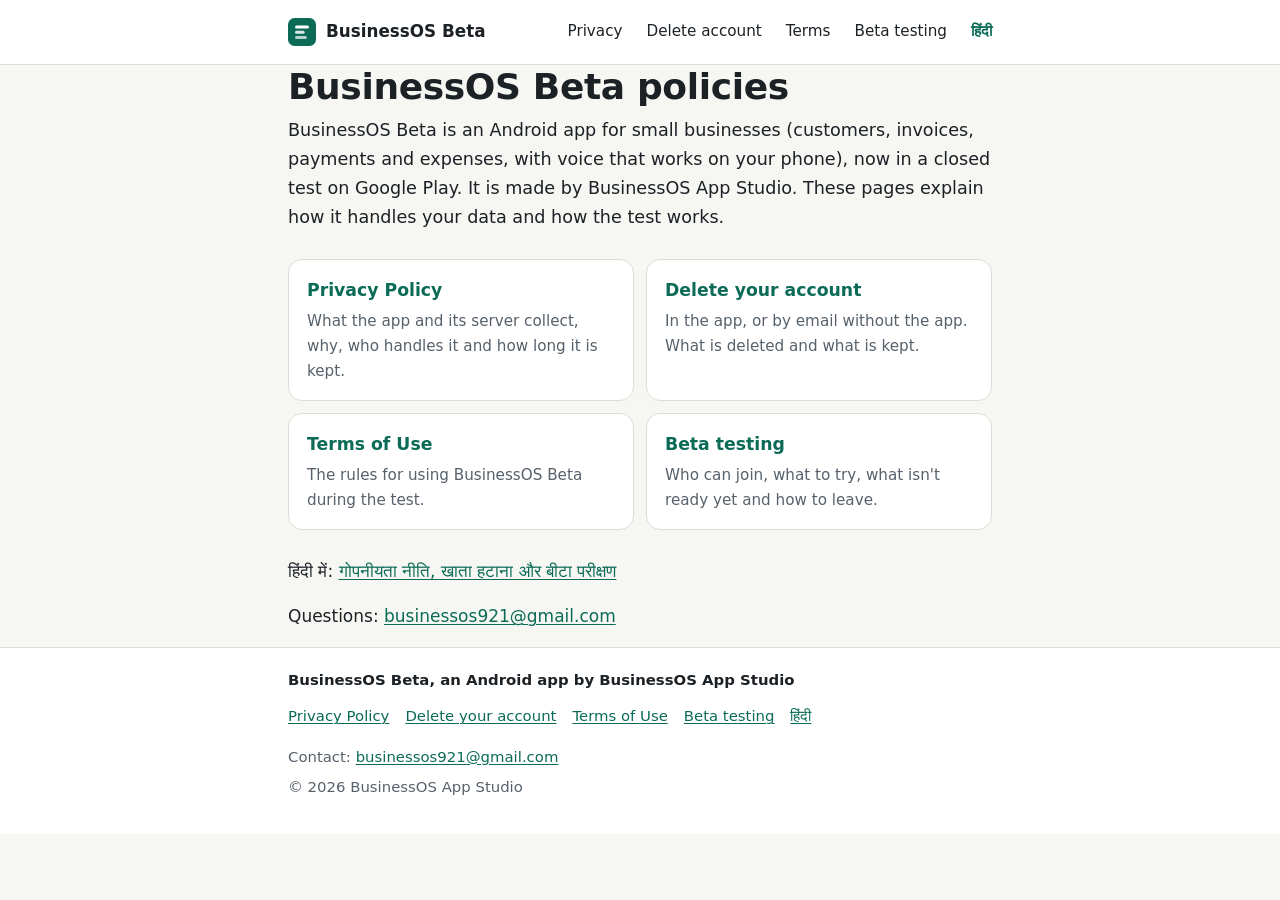
<file: index.html>
<!doctype html>
<html lang="en">
<head>
<meta charset="utf-8">
<meta name="viewport" content="width=device-width, initial-scale=1">
<meta http-equiv="Content-Security-Policy" content="default-src 'none'; style-src 'self'; img-src 'self'; base-uri 'none'; form-action 'none'">
<meta name="referrer" content="no-referrer">
<meta name="color-scheme" content="light dark">
<title>BusinessOS Beta policies</title>
<meta name="description" content="Privacy Policy, account deletion, Terms of Use and beta testing information for BusinessOS Beta, an Android app by BusinessOS App Studio.">
<link rel="canonical" href="https://pulkitsardana.github.io/businessos-policies/">
<link rel="alternate" hreflang="en" href="https://pulkitsardana.github.io/businessos-policies/">
<link rel="alternate" hreflang="hi" href="https://pulkitsardana.github.io/businessos-policies/hi/">
<link rel="alternate" hreflang="x-default" href="https://pulkitsardana.github.io/businessos-policies/">
<link rel="icon" href="./assets/icon.svg" type="image/svg+xml">
<link rel="stylesheet" href="./assets/site.css">
</head>
<body>
<a class="skip" href="#main">Skip to content</a>
<header class="site-header">
<div class="wrap">
<a class="brand" href="./"><img src="./assets/icon.svg" alt="" width="28" height="28"><span>BusinessOS Beta</span></a>
<nav class="site-nav" aria-label="Policies"><a href="./privacy/">Privacy</a><a href="./delete-account/">Delete account</a><a href="./terms/">Terms</a><a href="./beta-testing/">Beta testing</a><a class="lang" href="./hi/" lang="hi" hreflang="hi">हिंदी</a></nav>
</div>
</header>
<main id="main" class="wrap">
<h1>BusinessOS Beta policies</h1>
<p class="lede">BusinessOS Beta is an Android app for small businesses (customers, invoices, payments and expenses, with voice that works on your phone), now in a closed test on Google Play. It is made by BusinessOS App Studio. These pages explain how it handles your data and how the test works.</p>

<ul class="cards">
<li><a href="./privacy/"><span class="card-title">Privacy Policy</span><span class="card-text">What the app and its server collect, why, who handles it and how long it is kept.</span></a></li>
<li><a href="./delete-account/"><span class="card-title">Delete your account</span><span class="card-text">In the app, or by email without the app. What is deleted and what is kept.</span></a></li>
<li><a href="./terms/"><span class="card-title">Terms of Use</span><span class="card-text">The rules for using BusinessOS Beta during the test.</span></a></li>
<li><a href="./beta-testing/"><span class="card-title">Beta testing</span><span class="card-text">Who can join, what to try, what isn't ready yet and how to leave.</span></a></li>
</ul>

<p lang="hi">हिंदी में: <a href="./hi/" hreflang="hi">गोपनीयता नीति, खाता हटाना और बीटा परीक्षण</a></p>
<p>Questions: <a class="email" href="mailto:businessos921@gmail.com">businessos921@gmail.com</a></p>
</main>
<footer class="site-footer">
<div class="wrap">
<p><strong>BusinessOS Beta, an Android app by BusinessOS App Studio</strong></p>
<nav aria-label="Policy links"><a href="./privacy/">Privacy Policy</a><a href="./delete-account/">Delete your account</a><a href="./terms/">Terms of Use</a><a href="./beta-testing/">Beta testing</a><a href="./hi/" lang="hi" hreflang="hi">हिंदी</a></nav>
<p>Contact: <a class="email" href="mailto:businessos921@gmail.com">businessos921@gmail.com</a></p>
<p>© 2026 BusinessOS App Studio</p>
</div>
</footer>
</body>
</html>
</file>
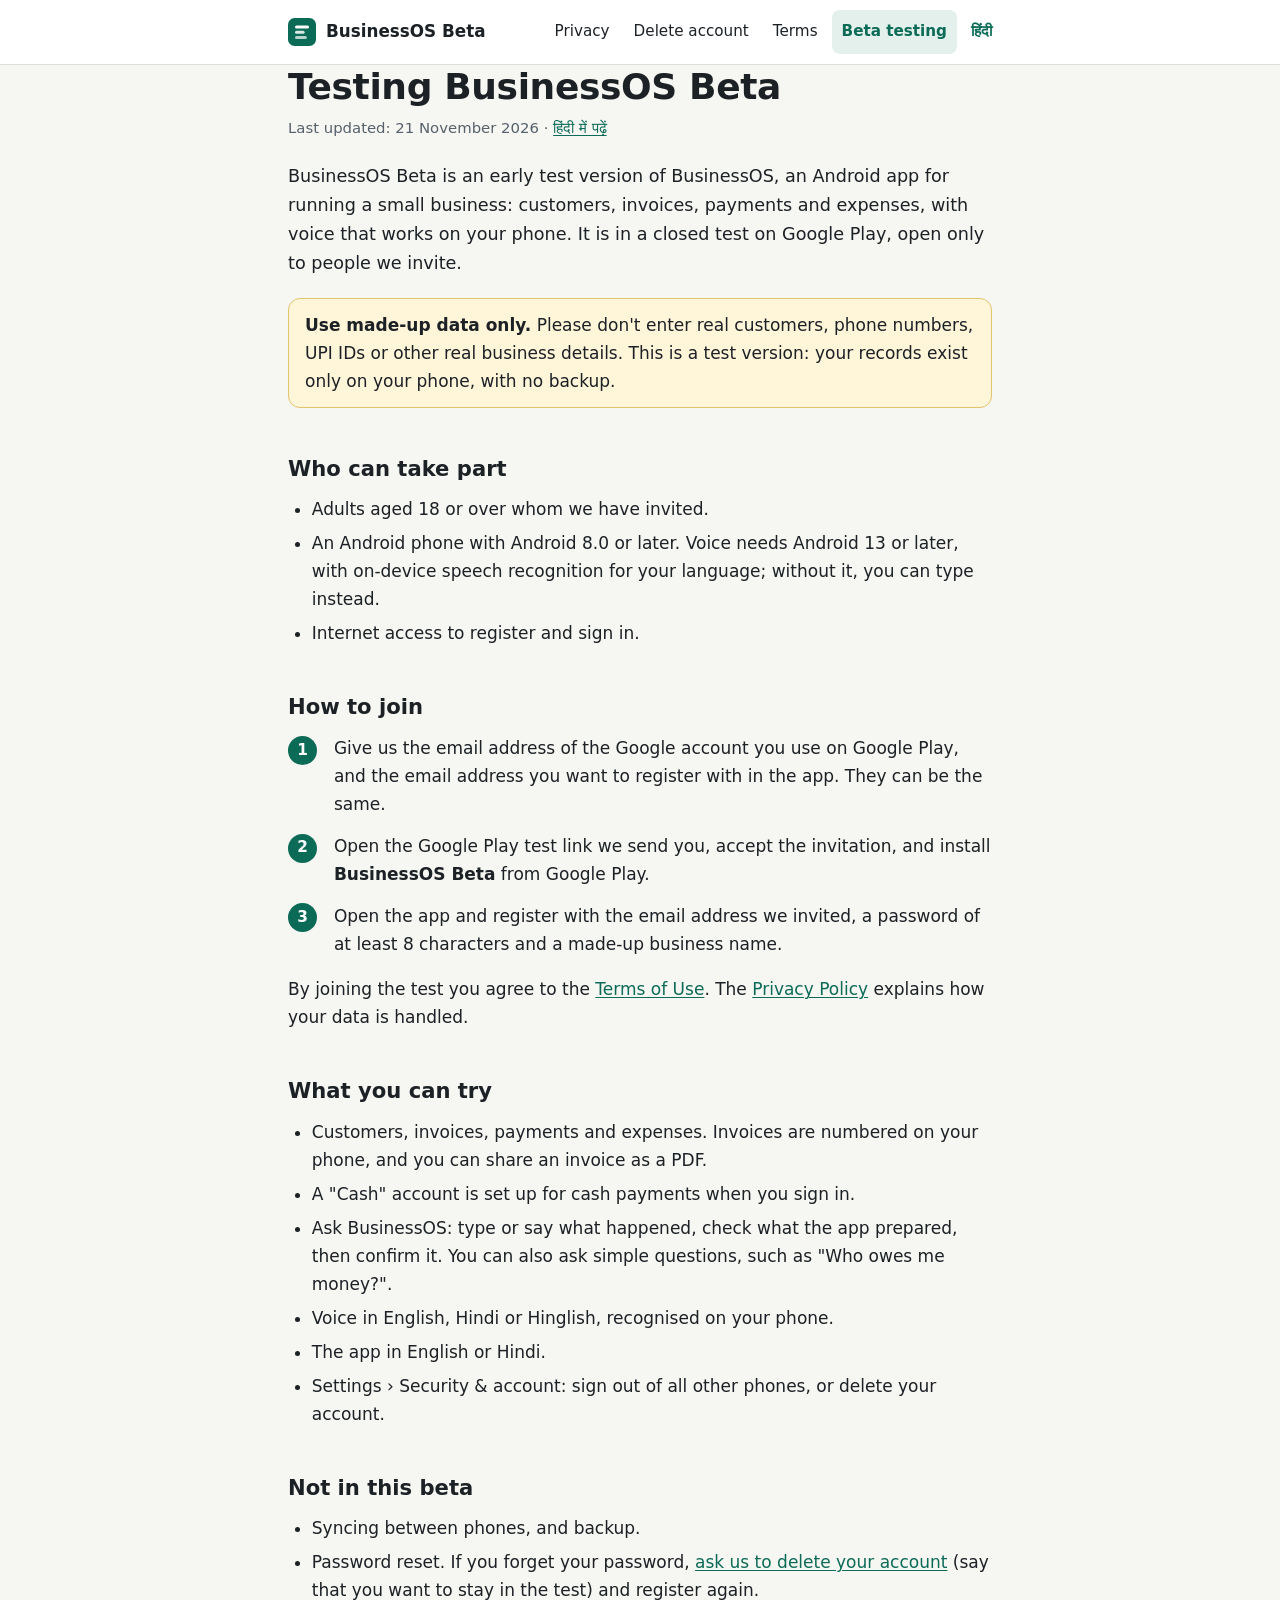
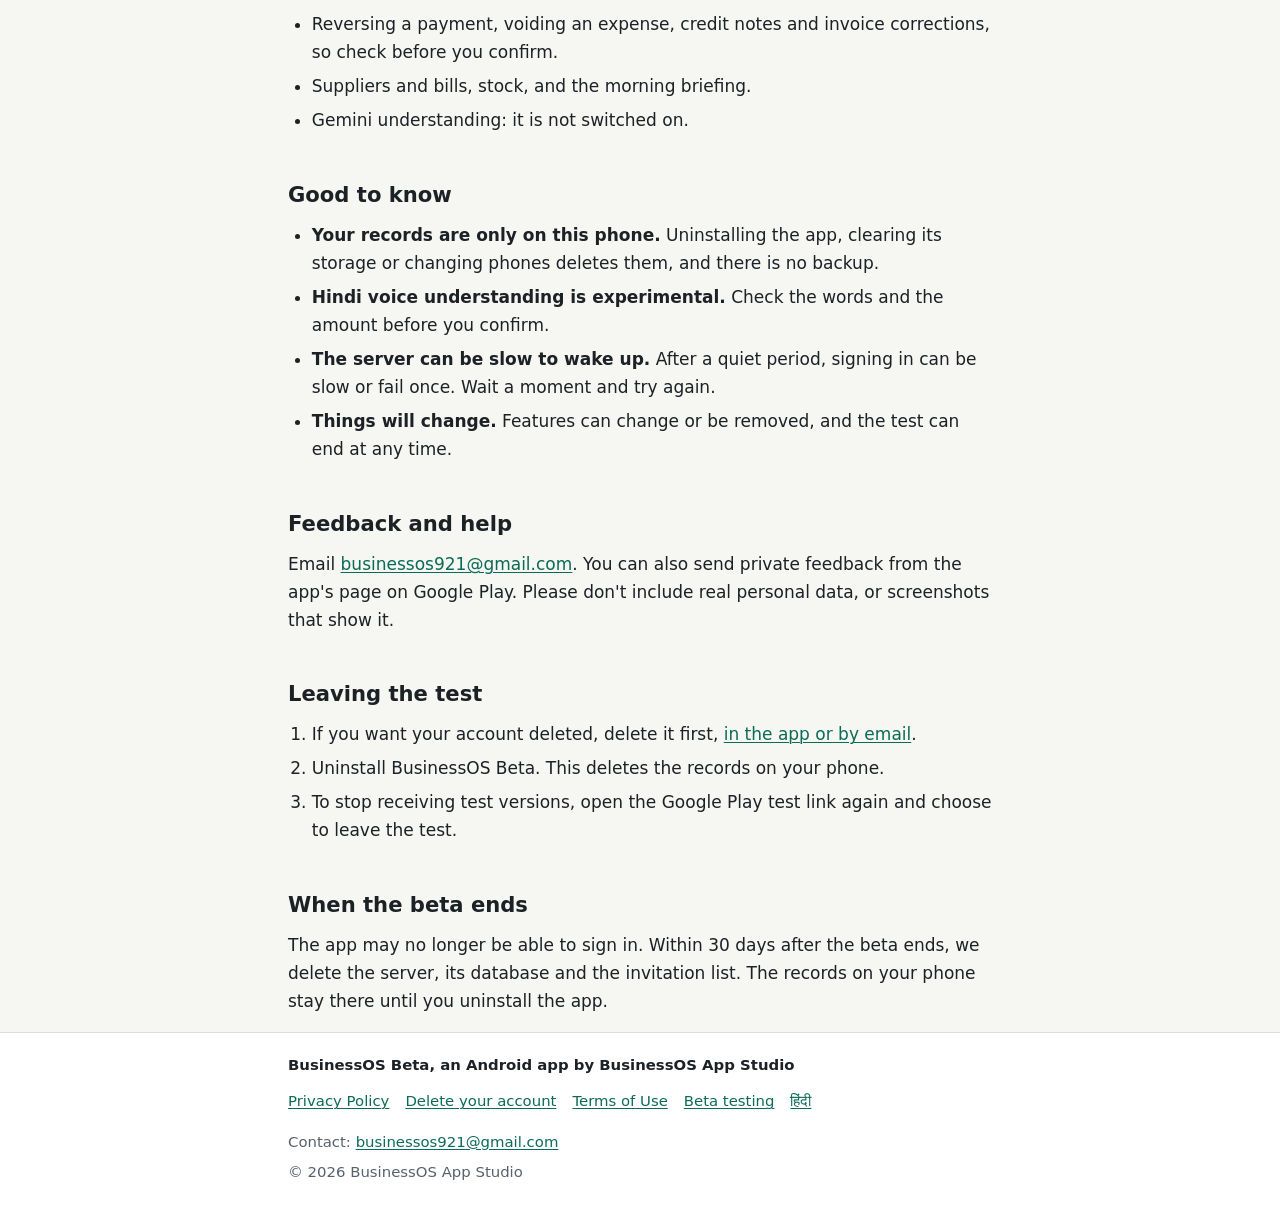
<file: beta-testing/index.html>
<!doctype html>
<html lang="en">
<head>
<meta charset="utf-8">
<meta name="viewport" content="width=device-width, initial-scale=1">
<meta http-equiv="Content-Security-Policy" content="default-src 'none'; style-src 'self'; img-src 'self'; base-uri 'none'; form-action 'none'">
<meta name="referrer" content="no-referrer">
<meta name="color-scheme" content="light dark">
<title>Beta testing · BusinessOS Beta</title>
<meta name="description" content="How the BusinessOS Beta closed test on Google Play works: who can join, what to try and how to leave.">
<link rel="canonical" href="https://pulkitsardana.github.io/businessos-policies/beta-testing/">
<link rel="alternate" hreflang="en" href="https://pulkitsardana.github.io/businessos-policies/beta-testing/">
<link rel="alternate" hreflang="hi" href="https://pulkitsardana.github.io/businessos-policies/hi/beta-testing/">
<link rel="alternate" hreflang="x-default" href="https://pulkitsardana.github.io/businessos-policies/beta-testing/">
<link rel="icon" href="../assets/icon.svg" type="image/svg+xml">
<link rel="stylesheet" href="../assets/site.css">
</head>
<body>
<a class="skip" href="#main">Skip to content</a>
<header class="site-header">
<div class="wrap">
<a class="brand" href="../"><img src="../assets/icon.svg" alt="" width="28" height="28"><span>BusinessOS Beta</span></a>
<nav class="site-nav" aria-label="Policies"><a href="../privacy/">Privacy</a><a href="../delete-account/">Delete account</a><a href="../terms/">Terms</a><a href="../beta-testing/" aria-current="page">Beta testing</a><a class="lang" href="../hi/beta-testing/" lang="hi" hreflang="hi">हिंदी</a></nav>
</div>
</header>
<main id="main" class="wrap">
<h1>Testing BusinessOS Beta</h1>
<p class="meta">Last updated: 21 November 2026 · <a href="../hi/beta-testing/" lang="hi" hreflang="hi">हिंदी में पढ़ें</a></p>

<p class="lede">BusinessOS Beta is an early test version of BusinessOS, an Android app for running a small business: customers, invoices, payments and expenses, with voice that works on your phone. It is in a closed test on Google Play, open only to people we invite.</p>

<div class="note">
<p><strong>Use made-up data only.</strong> Please don't enter real customers, phone numbers, UPI IDs or other real business details. This is a test version: your records exist only on your phone, with no backup.</p>
</div>

<h2 id="who">Who can take part</h2>
<ul>
<li>Adults aged 18 or over whom we have invited.</li>
<li>An Android phone with Android 8.0 or later. Voice needs Android 13 or later, with on-device speech recognition for your language; without it, you can type instead.</li>
<li>Internet access to register and sign in.</li>
</ul>

<h2 id="join">How to join</h2>
<ol class="steps">
<li>Give us the email address of the Google account you use on Google Play, and the email address you want to register with in the app. They can be the same.</li>
<li>Open the Google Play test link we send you, accept the invitation, and install <strong>BusinessOS Beta</strong> from Google Play.</li>
<li>Open the app and register with the email address we invited, a password of at least 8 characters and a made-up business name.</li>
</ol>
<p>By joining the test you agree to the <a href="../terms/">Terms of Use</a>. The <a href="../privacy/">Privacy Policy</a> explains how your data is handled.</p>

<h2 id="try">What you can try</h2>
<ul>
<li>Customers, invoices, payments and expenses. Invoices are numbered on your phone, and you can share an invoice as a PDF.</li>
<li>A "Cash" account is set up for cash payments when you sign in.</li>
<li>Ask BusinessOS: type or say what happened, check what the app prepared, then confirm it. You can also ask simple questions, such as "Who owes me money?".</li>
<li>Voice in English, Hindi or Hinglish, recognised on your phone.</li>
<li>The app in English or Hindi.</li>
<li>Settings › Security &amp; account: sign out of all other phones, or delete your account.</li>
</ul>

<h2 id="not-included">Not in this beta</h2>
<ul>
<li>Syncing between phones, and backup.</li>
<li>Password reset. If you forget your password, <a href="../delete-account/">ask us to delete your account</a> (say that you want to stay in the test) and register again.</li>
<li>Reversing a payment, voiding an expense, credit notes and invoice corrections, so check before you confirm.</li>
<li>Suppliers and bills, stock, and the morning briefing.</li>
<li>Gemini understanding: it is not switched on.</li>
</ul>

<h2 id="good-to-know">Good to know</h2>
<ul>
<li><strong>Your records are only on this phone.</strong> Uninstalling the app, clearing its storage or changing phones deletes them, and there is no backup.</li>
<li><strong>Hindi voice understanding is experimental.</strong> Check the words and the amount before you confirm.</li>
<li><strong>The server can be slow to wake up.</strong> After a quiet period, signing in can be slow or fail once. Wait a moment and try again.</li>
<li><strong>Things will change.</strong> Features can change or be removed, and the test can end at any time.</li>
</ul>

<h2 id="feedback">Feedback and help</h2>
<p>Email <a class="email" href="mailto:businessos921@gmail.com">businessos921@gmail.com</a>. You can also send private feedback from the app's page on Google Play. Please don't include real personal data, or screenshots that show it.</p>

<h2 id="leave">Leaving the test</h2>
<ol>
<li>If you want your account deleted, delete it first, <a href="../delete-account/">in the app or by email</a>.</li>
<li>Uninstall BusinessOS Beta. This deletes the records on your phone.</li>
<li>To stop receiving test versions, open the Google Play test link again and choose to leave the test.</li>
</ol>

<h2 id="end">When the beta ends</h2>
<p>The app may no longer be able to sign in. Within 30 days after the beta ends, we delete the server, its database and the invitation list. The records on your phone stay there until you uninstall the app.</p>
</main>
<footer class="site-footer">
<div class="wrap">
<p><strong>BusinessOS Beta, an Android app by BusinessOS App Studio</strong></p>
<nav aria-label="Policy links"><a href="../privacy/">Privacy Policy</a><a href="../delete-account/">Delete your account</a><a href="../terms/">Terms of Use</a><a href="../beta-testing/" aria-current="page">Beta testing</a><a href="../hi/beta-testing/" lang="hi" hreflang="hi">हिंदी</a></nav>
<p>Contact: <a class="email" href="mailto:businessos921@gmail.com">businessos921@gmail.com</a></p>
<p>© 2026 BusinessOS App Studio</p>
</div>
</footer>
</body>
</html>
</file>
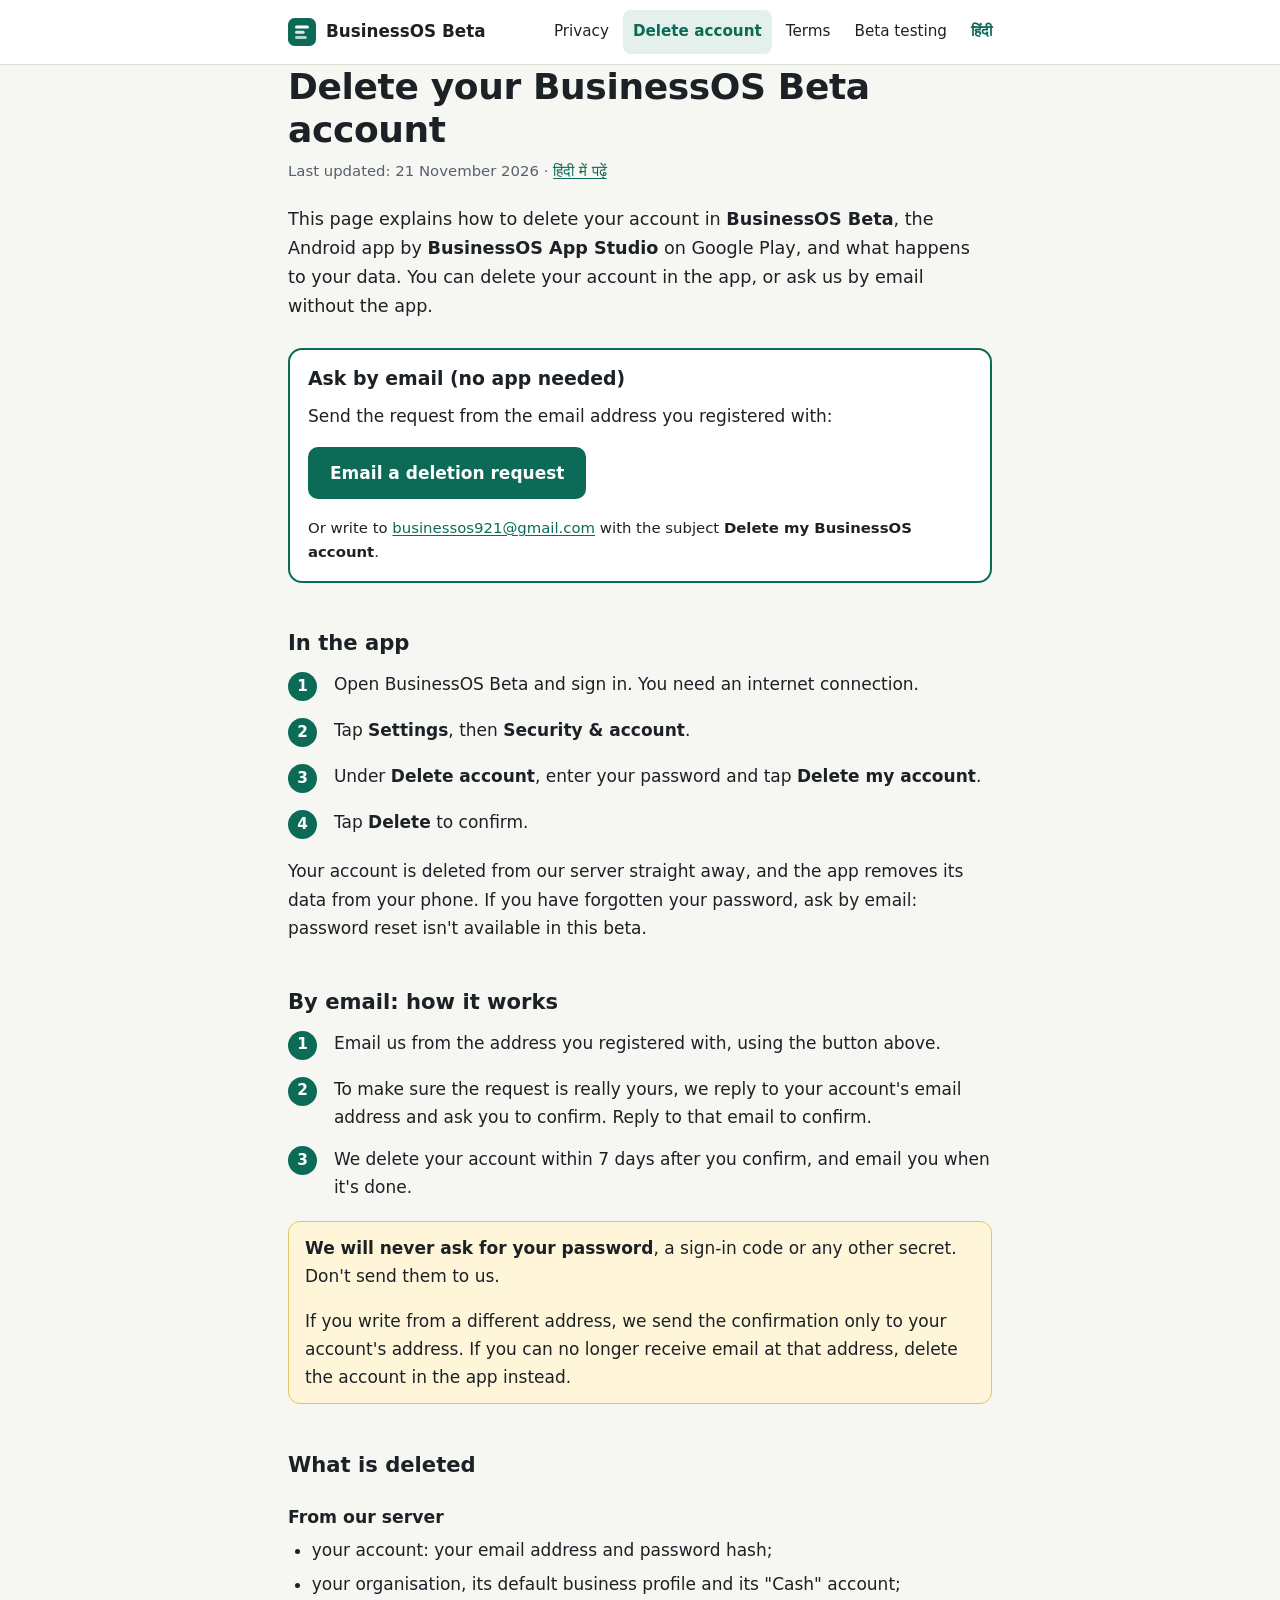
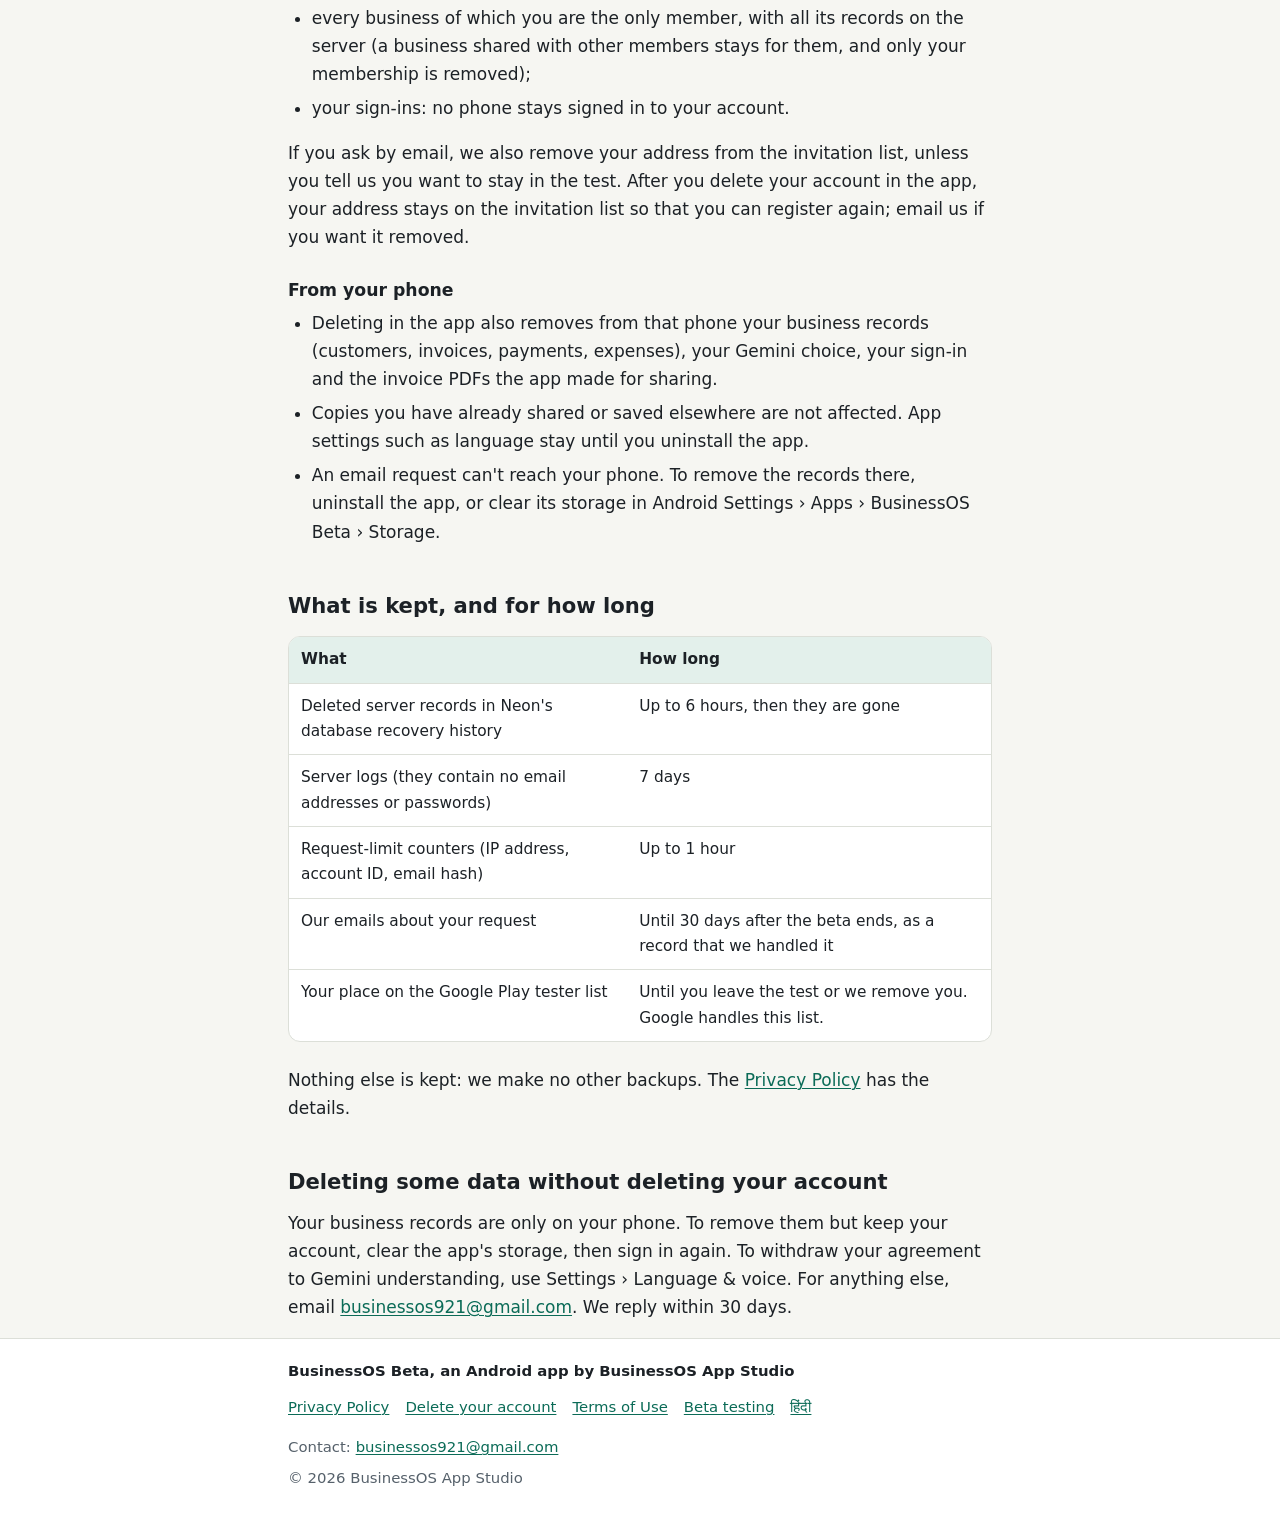
<file: delete-account/index.html>
<!doctype html>
<html lang="en">
<head>
<meta charset="utf-8">
<meta name="viewport" content="width=device-width, initial-scale=1">
<meta http-equiv="Content-Security-Policy" content="default-src 'none'; style-src 'self'; img-src 'self'; base-uri 'none'; form-action 'none'">
<meta name="referrer" content="no-referrer">
<meta name="color-scheme" content="light dark">
<title>Delete your account · BusinessOS Beta</title>
<meta name="description" content="How to delete your BusinessOS Beta account, in the app or by email without the app, and what is deleted and what is kept.">
<link rel="canonical" href="https://pulkitsardana.github.io/businessos-policies/delete-account/">
<link rel="alternate" hreflang="en" href="https://pulkitsardana.github.io/businessos-policies/delete-account/">
<link rel="alternate" hreflang="hi" href="https://pulkitsardana.github.io/businessos-policies/hi/delete-account/">
<link rel="alternate" hreflang="x-default" href="https://pulkitsardana.github.io/businessos-policies/delete-account/">
<link rel="icon" href="../assets/icon.svg" type="image/svg+xml">
<link rel="stylesheet" href="../assets/site.css">
</head>
<body>
<a class="skip" href="#main">Skip to content</a>
<header class="site-header">
<div class="wrap">
<a class="brand" href="../"><img src="../assets/icon.svg" alt="" width="28" height="28"><span>BusinessOS Beta</span></a>
<nav class="site-nav" aria-label="Policies"><a href="../privacy/">Privacy</a><a href="../delete-account/" aria-current="page">Delete account</a><a href="../terms/">Terms</a><a href="../beta-testing/">Beta testing</a><a class="lang" href="../hi/delete-account/" lang="hi" hreflang="hi">हिंदी</a></nav>
</div>
</header>
<main id="main" class="wrap">
<h1>Delete your BusinessOS Beta account</h1>
<p class="meta">Last updated: 21 November 2026 · <a href="../hi/delete-account/" lang="hi" hreflang="hi">हिंदी में पढ़ें</a></p>

<p class="lede">This page explains how to delete your account in <strong>BusinessOS Beta</strong>, the Android app by <strong>BusinessOS App Studio</strong> on Google Play, and what happens to your data. You can delete your account in the app, or ask us by email without the app.</p>

<section class="box cta" aria-labelledby="by-email">
<h2 id="by-email">Ask by email (no app needed)</h2>
<p>Send the request from the email address you registered with:</p>
<p><a class="button" href="mailto:businessos921@gmail.com?subject=Delete%20my%20BusinessOS%20account&amp;body=Please%20delete%20my%20BusinessOS%20Beta%20account%20and%20its%20data.%0D%0A%0D%0AThe%20email%20address%20I%20registered%20with%3A%20">Email a deletion request</a></p>
<p class="small">Or write to <a class="email" href="mailto:businessos921@gmail.com">businessos921@gmail.com</a> with the subject <strong>Delete my BusinessOS account</strong>.</p>
</section>

<h2 id="in-app">In the app</h2>
<ol class="steps">
<li>Open BusinessOS Beta and sign in. You need an internet connection.</li>
<li>Tap <strong>Settings</strong>, then <strong>Security &amp; account</strong>.</li>
<li>Under <strong>Delete account</strong>, enter your password and tap <strong>Delete my account</strong>.</li>
<li>Tap <strong>Delete</strong> to confirm.</li>
</ol>
<p>Your account is deleted from our server straight away, and the app removes its data from your phone. If you have forgotten your password, ask by email: password reset isn't available in this beta.</p>

<h2 id="email-steps">By email: how it works</h2>
<ol class="steps">
<li>Email us from the address you registered with, using the button above.</li>
<li>To make sure the request is really yours, we reply to your account's email address and ask you to confirm. Reply to that email to confirm.</li>
<li>We delete your account within 7 days after you confirm, and email you when it's done.</li>
</ol>
<div class="note">
<p><strong>We will never ask for your password</strong>, a sign-in code or any other secret. Don't send them to us.</p>
<p>If you write from a different address, we send the confirmation only to your account's address. If you can no longer receive email at that address, delete the account in the app instead.</p>
</div>

<h2 id="deleted">What is deleted</h2>
<h3 id="server">From our server</h3>
<ul>
<li>your account: your email address and password hash;</li>
<li>your organisation, its default business profile and its "Cash" account;</li>
<li>every business of which you are the only member, with all its records on the server (a business shared with other members stays for them, and only your membership is removed);</li>
<li>your sign-ins: no phone stays signed in to your account.</li>
</ul>
<p>If you ask by email, we also remove your address from the invitation list, unless you tell us you want to stay in the test. After you delete your account in the app, your address stays on the invitation list so that you can register again; email us if you want it removed.</p>

<h3 id="phone">From your phone</h3>
<ul>
<li>Deleting in the app also removes from that phone your business records (customers, invoices, payments, expenses), your Gemini choice, your sign-in and the invoice PDFs the app made for sharing.</li>
<li>Copies you have already shared or saved elsewhere are not affected. App settings such as language stay until you uninstall the app.</li>
<li>An email request can't reach your phone. To remove the records there, uninstall the app, or clear its storage in Android Settings › Apps › BusinessOS Beta › Storage.</li>
</ul>

<h2 id="kept">What is kept, and for how long</h2>
<div class="table-wrap">
<table class="stack">
<thead><tr><th scope="col">What</th><th scope="col">How long</th></tr></thead>
<tbody>
<tr><td data-label="What">Deleted server records in Neon's database recovery history</td><td data-label="How long">Up to 6 hours, then they are gone</td></tr>
<tr><td data-label="What">Server logs (they contain no email addresses or passwords)</td><td data-label="How long">7 days</td></tr>
<tr><td data-label="What">Request-limit counters (IP address, account ID, email hash)</td><td data-label="How long">Up to 1 hour</td></tr>
<tr><td data-label="What">Our emails about your request</td><td data-label="How long">Until 30 days after the beta ends, as a record that we handled it</td></tr>
<tr><td data-label="What">Your place on the Google Play tester list</td><td data-label="How long">Until you leave the test or we remove you. Google handles this list.</td></tr>
</tbody>
</table>
</div>
<p>Nothing else is kept: we make no other backups. The <a href="../privacy/">Privacy Policy</a> has the details.</p>

<h2 id="some-data">Deleting some data without deleting your account</h2>
<p>Your business records are only on your phone. To remove them but keep your account, clear the app's storage, then sign in again. To withdraw your agreement to Gemini understanding, use Settings › Language &amp; voice. For anything else, email <a class="email" href="mailto:businessos921@gmail.com">businessos921@gmail.com</a>. We reply within 30 days.</p>
</main>
<footer class="site-footer">
<div class="wrap">
<p><strong>BusinessOS Beta, an Android app by BusinessOS App Studio</strong></p>
<nav aria-label="Policy links"><a href="../privacy/">Privacy Policy</a><a href="../delete-account/" aria-current="page">Delete your account</a><a href="../terms/">Terms of Use</a><a href="../beta-testing/">Beta testing</a><a href="../hi/delete-account/" lang="hi" hreflang="hi">हिंदी</a></nav>
<p>Contact: <a class="email" href="mailto:businessos921@gmail.com">businessos921@gmail.com</a></p>
<p>© 2026 BusinessOS App Studio</p>
</div>
</footer>
</body>
</html>
</file>
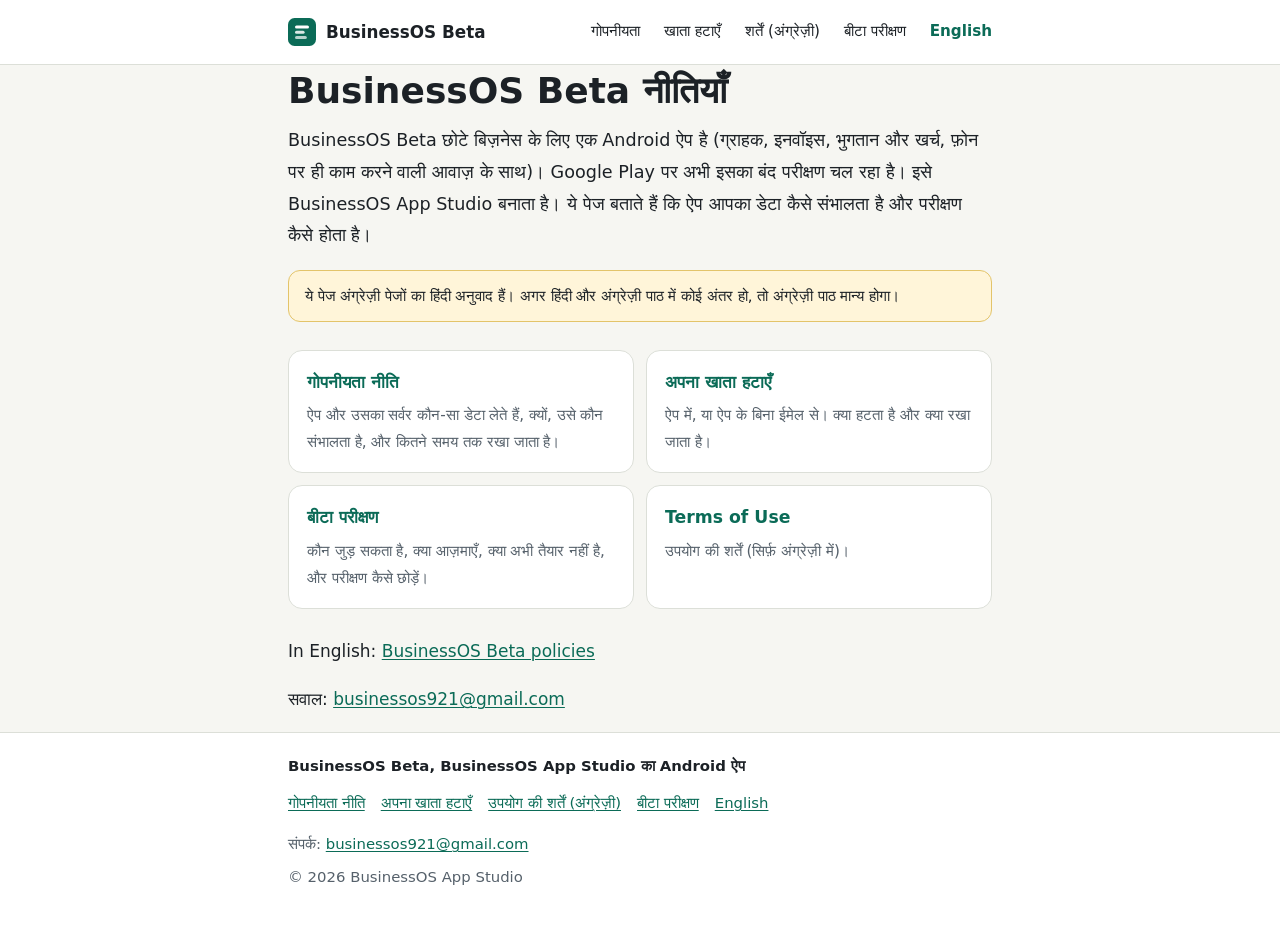
<file: hi/index.html>
<!doctype html>
<html lang="hi">
<head>
<meta charset="utf-8">
<meta name="viewport" content="width=device-width, initial-scale=1">
<meta http-equiv="Content-Security-Policy" content="default-src 'none'; style-src 'self'; img-src 'self'; base-uri 'none'; form-action 'none'">
<meta name="referrer" content="no-referrer">
<meta name="color-scheme" content="light dark">
<title>BusinessOS Beta नीतियाँ</title>
<meta name="description" content="BusinessOS Beta की गोपनीयता नीति, खाता हटाने का तरीका और बीटा परीक्षण की जानकारी।">
<link rel="canonical" href="https://pulkitsardana.github.io/businessos-policies/hi/">
<link rel="alternate" hreflang="en" href="https://pulkitsardana.github.io/businessos-policies/">
<link rel="alternate" hreflang="hi" href="https://pulkitsardana.github.io/businessos-policies/hi/">
<link rel="alternate" hreflang="x-default" href="https://pulkitsardana.github.io/businessos-policies/">
<link rel="icon" href="../assets/icon.svg" type="image/svg+xml">
<link rel="stylesheet" href="../assets/site.css">
</head>
<body>
<a class="skip" href="#main">सीधे सामग्री पर जाएँ</a>
<header class="site-header">
<div class="wrap">
<a class="brand" href="../hi/"><img src="../assets/icon.svg" alt="" width="28" height="28"><span>BusinessOS Beta</span></a>
<nav class="site-nav" aria-label="नीतियाँ"><a href="../hi/privacy/">गोपनीयता</a><a href="../hi/delete-account/">खाता हटाएँ</a><a href="../terms/">शर्तें (अंग्रेज़ी)</a><a href="../hi/beta-testing/">बीटा परीक्षण</a><a class="lang" href="../" lang="en" hreflang="en">English</a></nav>
</div>
</header>
<main id="main" class="wrap">
<h1>BusinessOS Beta नीतियाँ</h1>
<p class="lede">BusinessOS Beta छोटे बिज़नेस के लिए एक Android ऐप है (ग्राहक, इनवॉइस, भुगतान और खर्च, फ़ोन पर ही काम करने वाली आवाज़ के साथ)। Google Play पर अभी इसका बंद परीक्षण चल रहा है। इसे BusinessOS App Studio बनाता है। ये पेज बताते हैं कि ऐप आपका डेटा कैसे संभालता है और परीक्षण कैसे होता है।</p>

<div class="note small">
<p>ये पेज अंग्रेज़ी पेजों का हिंदी अनुवाद हैं। अगर हिंदी और अंग्रेज़ी पाठ में कोई अंतर हो, तो अंग्रेज़ी पाठ मान्य होगा।</p>
</div>

<ul class="cards">
<li><a href="../hi/privacy/"><span class="card-title">गोपनीयता नीति</span><span class="card-text">ऐप और उसका सर्वर कौन-सा डेटा लेते हैं, क्यों, उसे कौन संभालता है, और कितने समय तक रखा जाता है।</span></a></li>
<li><a href="../hi/delete-account/"><span class="card-title">अपना खाता हटाएँ</span><span class="card-text">ऐप में, या ऐप के बिना ईमेल से। क्या हटता है और क्या रखा जाता है।</span></a></li>
<li><a href="../hi/beta-testing/"><span class="card-title">बीटा परीक्षण</span><span class="card-text">कौन जुड़ सकता है, क्या आज़माएँ, क्या अभी तैयार नहीं है, और परीक्षण कैसे छोड़ें।</span></a></li>
<li><a href="../terms/" lang="en" hreflang="en"><span class="card-title">Terms of Use</span><span class="card-text" lang="hi">उपयोग की शर्तें (सिर्फ़ अंग्रेज़ी में)।</span></a></li>
</ul>

<p lang="en">In English: <a href="../" hreflang="en">BusinessOS Beta policies</a></p>
<p>सवाल: <a class="email" href="mailto:businessos921@gmail.com">businessos921@gmail.com</a></p>
</main>
<footer class="site-footer">
<div class="wrap">
<p><strong>BusinessOS Beta, BusinessOS App Studio का Android ऐप</strong></p>
<nav aria-label="नीतियों के लिंक"><a href="../hi/privacy/">गोपनीयता नीति</a><a href="../hi/delete-account/">अपना खाता हटाएँ</a><a href="../terms/">उपयोग की शर्तें (अंग्रेज़ी)</a><a href="../hi/beta-testing/">बीटा परीक्षण</a><a href="../" lang="en" hreflang="en">English</a></nav>
<p>संपर्क: <a class="email" href="mailto:businessos921@gmail.com">businessos921@gmail.com</a></p>
<p>© 2026 BusinessOS App Studio</p>
</div>
</footer>
</body>
</html>
</file>
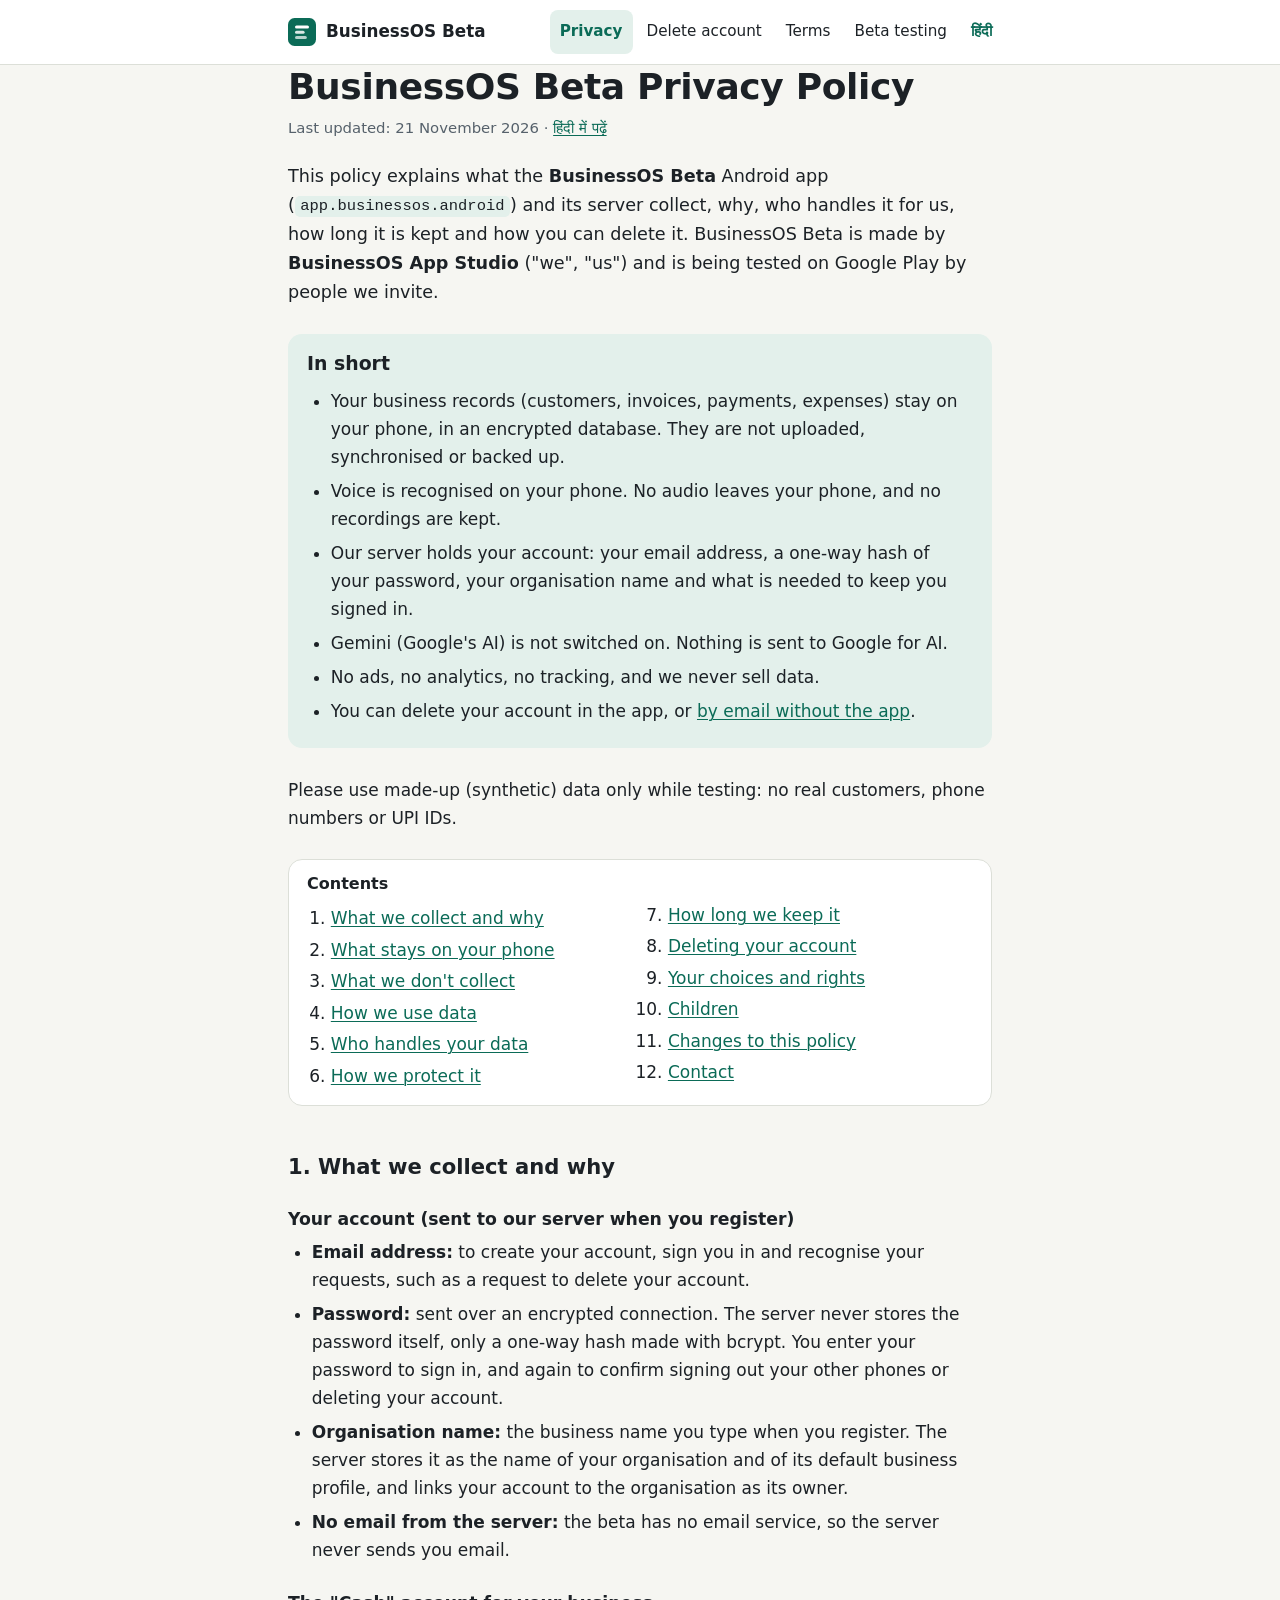
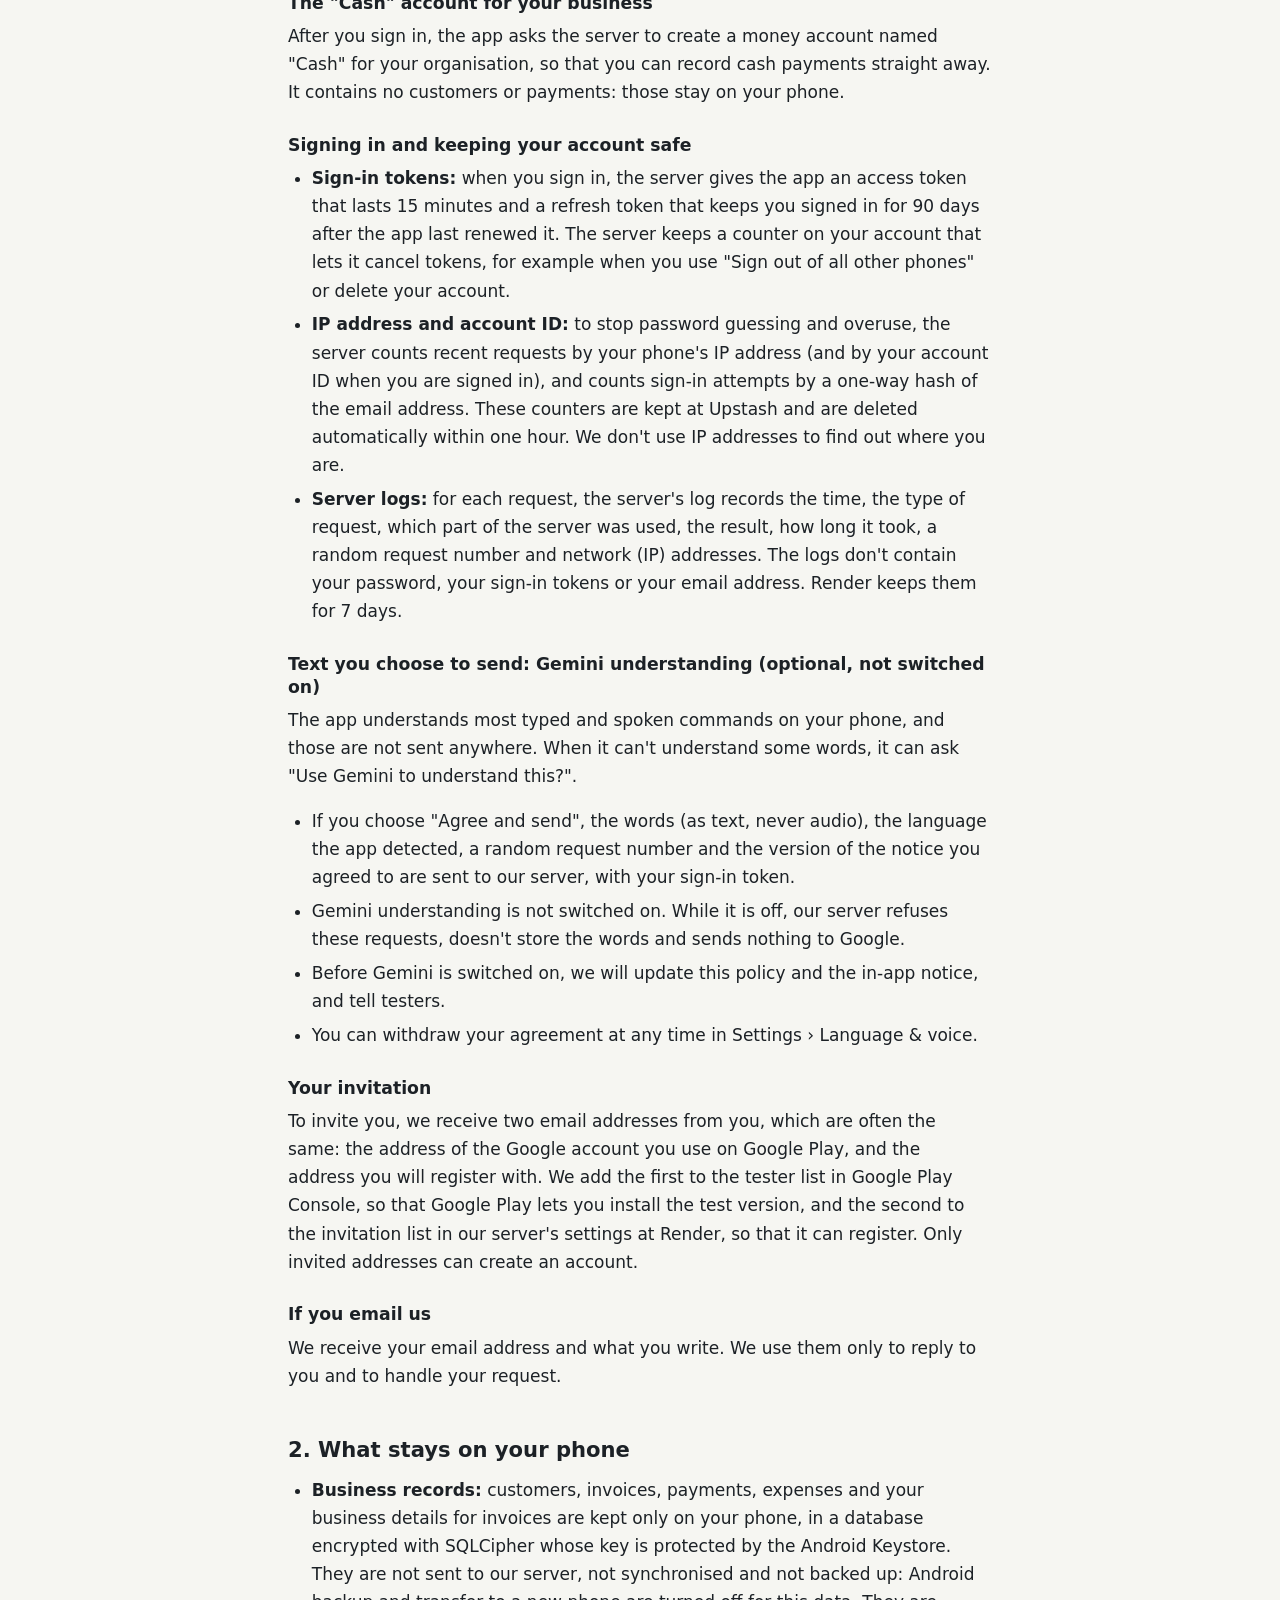
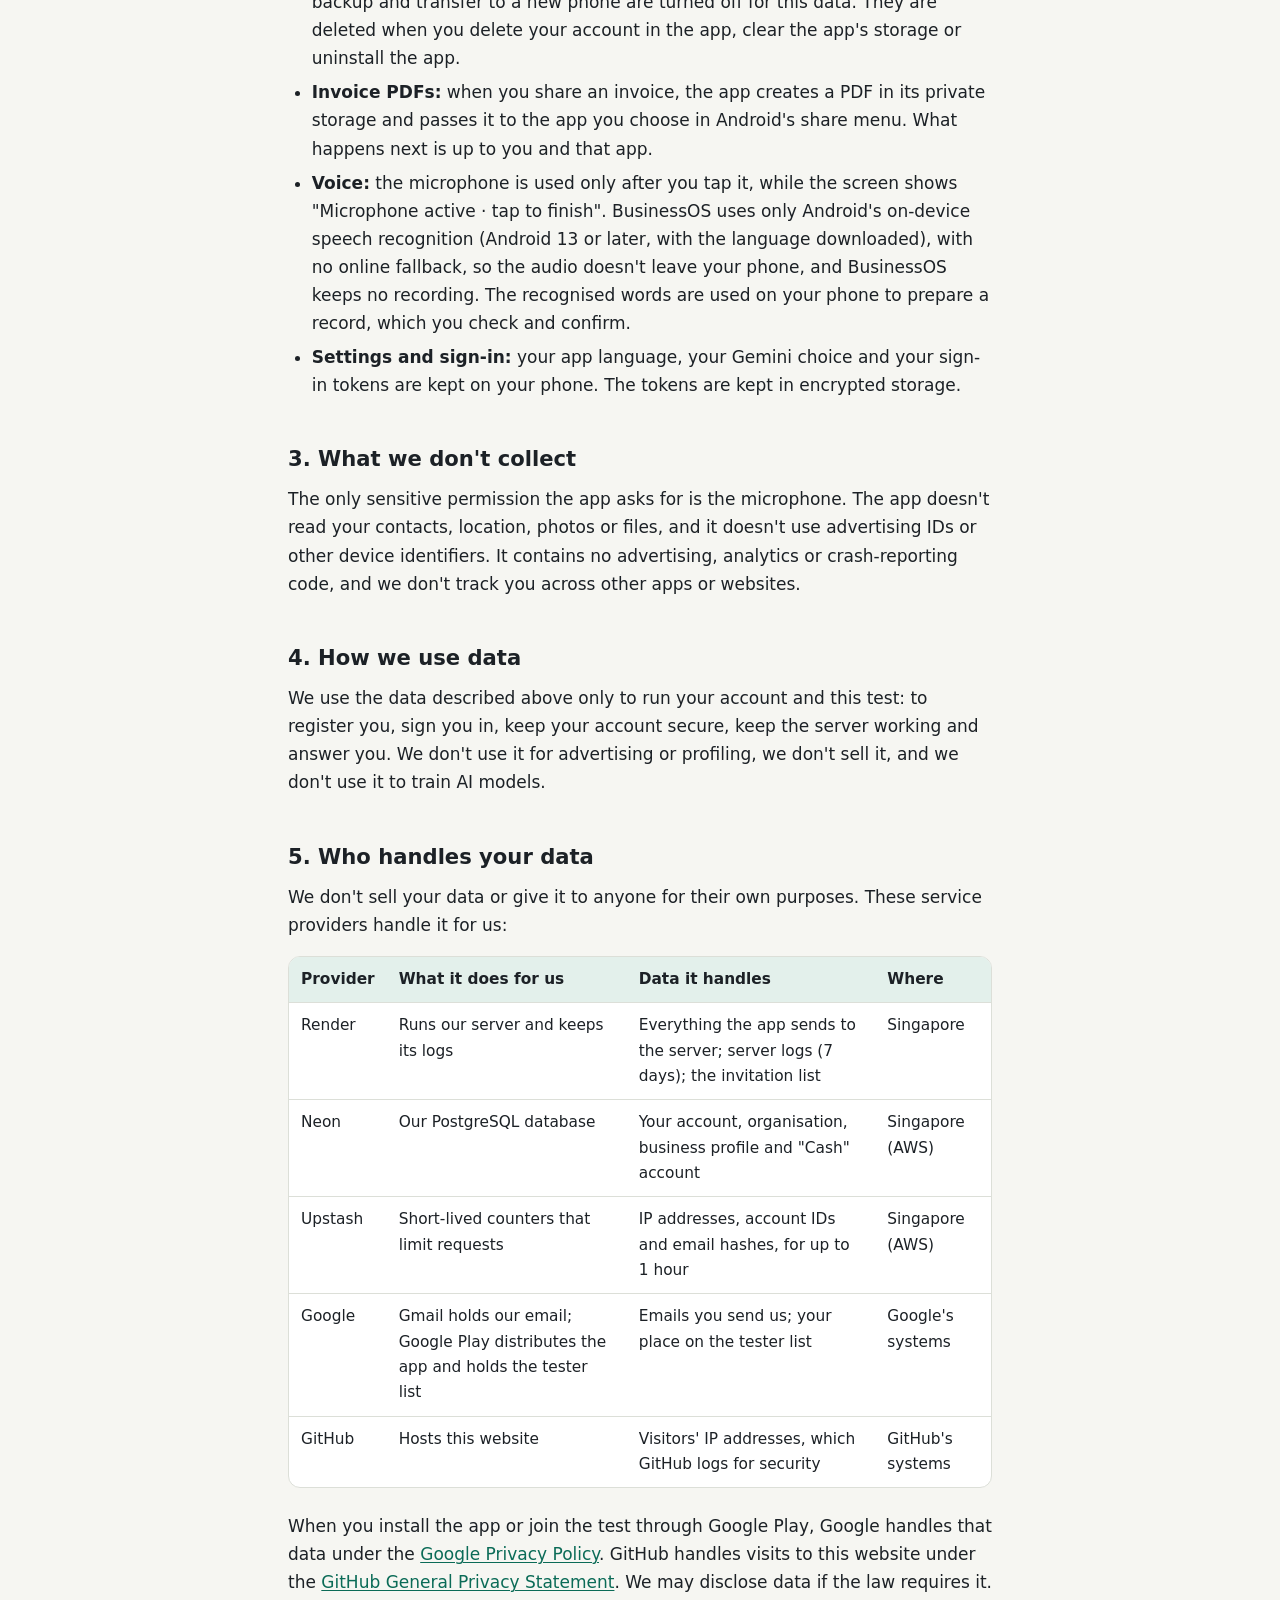
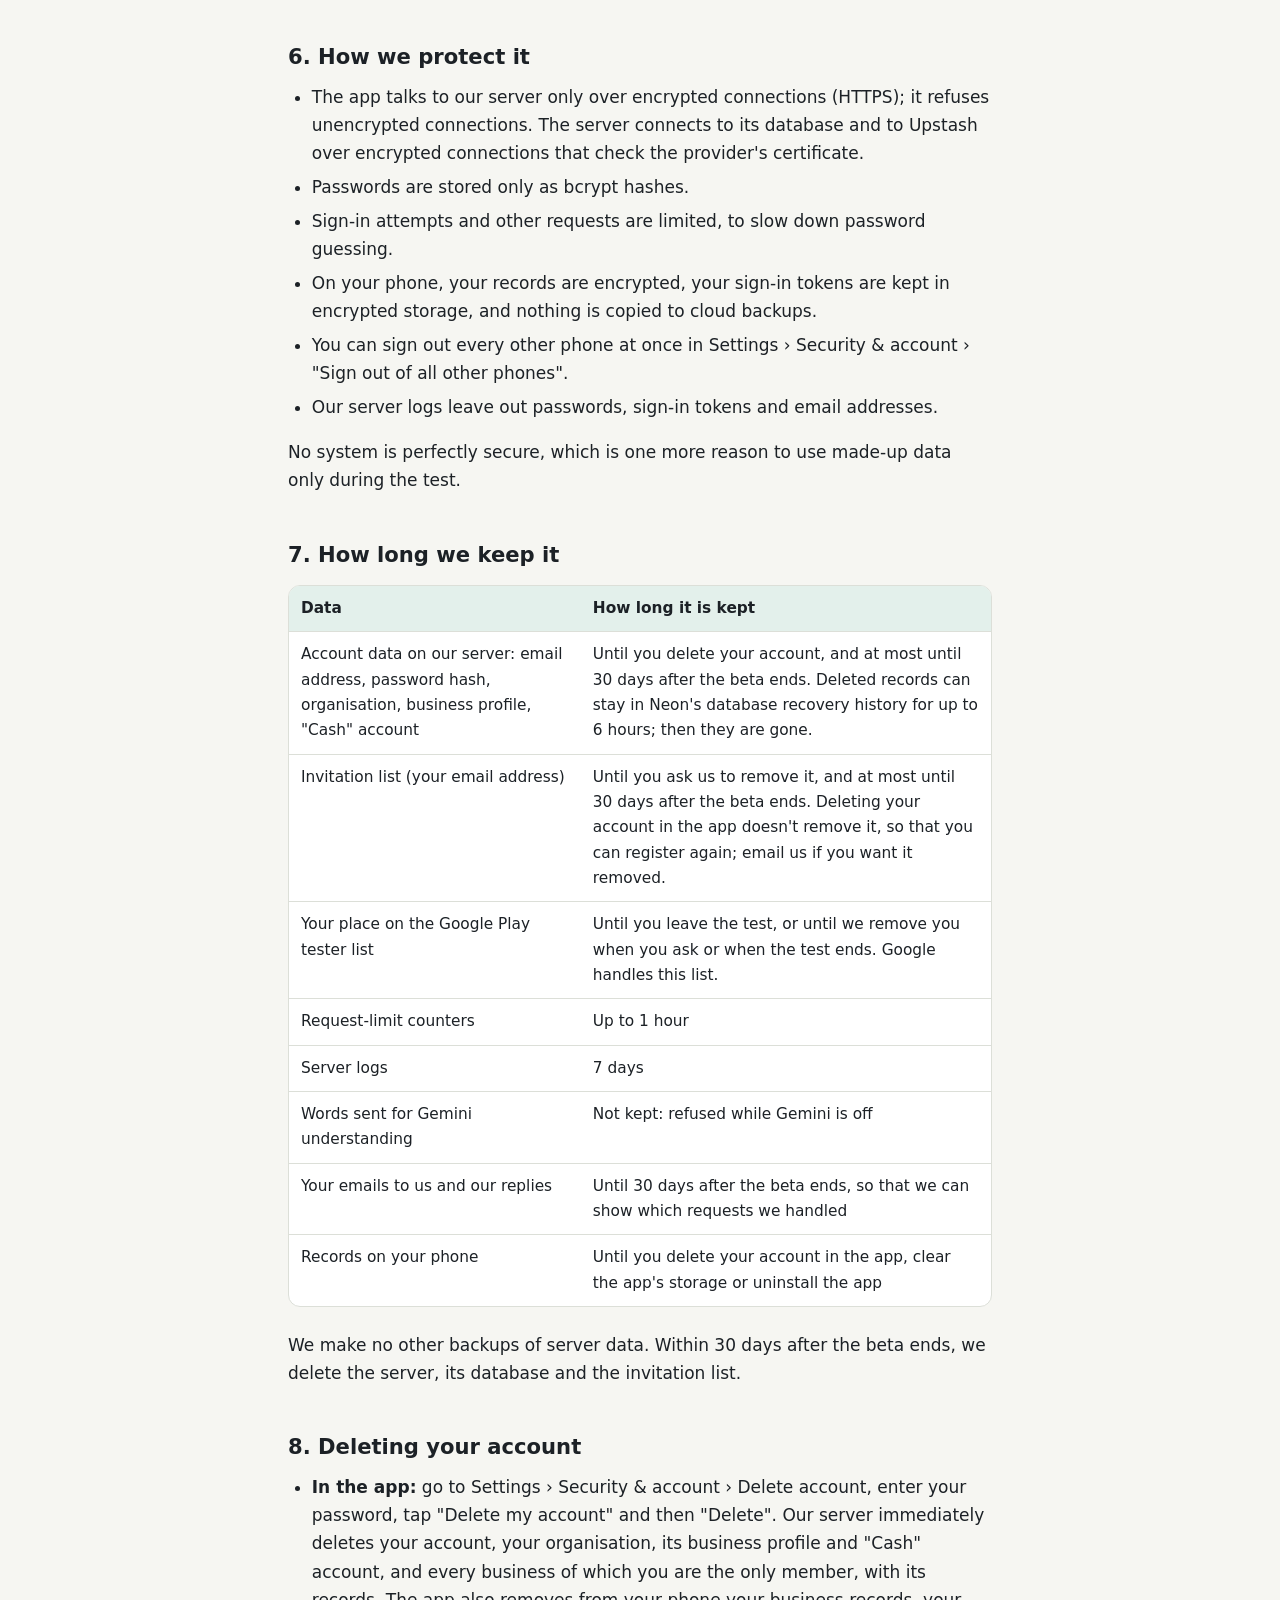
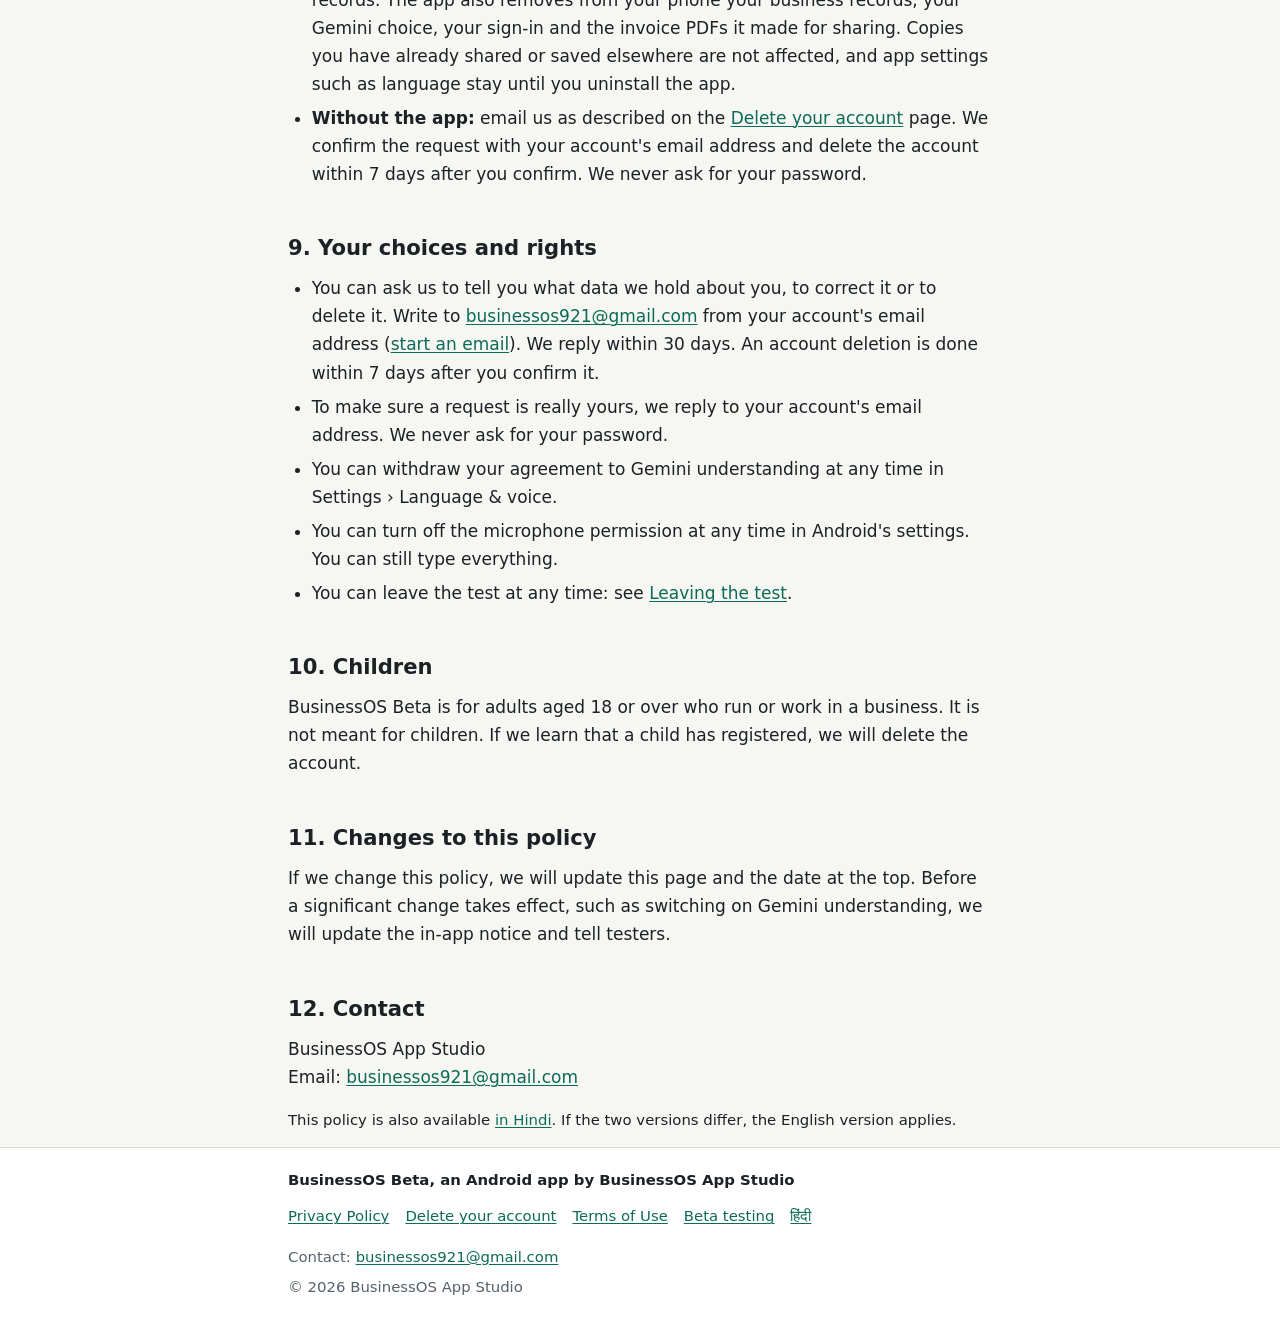
<file: privacy/index.html>
<!doctype html>
<html lang="en">
<head>
<meta charset="utf-8">
<meta name="viewport" content="width=device-width, initial-scale=1">
<meta http-equiv="Content-Security-Policy" content="default-src 'none'; style-src 'self'; img-src 'self'; base-uri 'none'; form-action 'none'">
<meta name="referrer" content="no-referrer">
<meta name="color-scheme" content="light dark">
<title>Privacy Policy · BusinessOS Beta</title>
<meta name="description" content="What the BusinessOS Beta Android app and its server collect, why, who handles it, how long it is kept and how to delete it.">
<link rel="canonical" href="https://pulkitsardana.github.io/businessos-policies/privacy/">
<link rel="alternate" hreflang="en" href="https://pulkitsardana.github.io/businessos-policies/privacy/">
<link rel="alternate" hreflang="hi" href="https://pulkitsardana.github.io/businessos-policies/hi/privacy/">
<link rel="alternate" hreflang="x-default" href="https://pulkitsardana.github.io/businessos-policies/privacy/">
<link rel="icon" href="../assets/icon.svg" type="image/svg+xml">
<link rel="stylesheet" href="../assets/site.css">
</head>
<body>
<a class="skip" href="#main">Skip to content</a>
<header class="site-header">
<div class="wrap">
<a class="brand" href="../"><img src="../assets/icon.svg" alt="" width="28" height="28"><span>BusinessOS Beta</span></a>
<nav class="site-nav" aria-label="Policies"><a href="../privacy/" aria-current="page">Privacy</a><a href="../delete-account/">Delete account</a><a href="../terms/">Terms</a><a href="../beta-testing/">Beta testing</a><a class="lang" href="../hi/privacy/" lang="hi" hreflang="hi">हिंदी</a></nav>
</div>
</header>
<main id="main" class="wrap">
<h1>BusinessOS Beta Privacy Policy</h1>
<p class="meta">Last updated: 21 November 2026 · <a href="../hi/privacy/" lang="hi" hreflang="hi">हिंदी में पढ़ें</a></p>

<p class="lede">This policy explains what the <strong>BusinessOS Beta</strong> Android app (<code>app.businessos.android</code>) and its server collect, why, who handles it for us, how long it is kept and how you can delete it. BusinessOS Beta is made by <strong>BusinessOS App Studio</strong> ("we", "us") and is being tested on Google Play by people we invite.</p>

<section class="box summary" aria-labelledby="short">
<h2 id="short">In short</h2>
<ul>
<li>Your business records (customers, invoices, payments, expenses) stay on your phone, in an encrypted database. They are not uploaded, synchronised or backed up.</li>
<li>Voice is recognised on your phone. No audio leaves your phone, and no recordings are kept.</li>
<li>Our server holds your account: your email address, a one-way hash of your password, your organisation name and what is needed to keep you signed in.</li>
<li>Gemini (Google's AI) is not switched on. Nothing is sent to Google for AI.</li>
<li>No ads, no analytics, no tracking, and we never sell data.</li>
<li>You can delete your account in the app, or <a href="../delete-account/">by email without the app</a>.</li>
</ul>
</section>

<p>Please use made-up (synthetic) data only while testing: no real customers, phone numbers or UPI IDs.</p>

<nav class="toc" aria-labelledby="contents">
<h2 id="contents">Contents</h2>
<ol>
<li><a href="#collect">What we collect and why</a></li>
<li><a href="#phone">What stays on your phone</a></li>
<li><a href="#not-collected">What we don't collect</a></li>
<li><a href="#use">How we use data</a></li>
<li><a href="#providers">Who handles your data</a></li>
<li><a href="#security">How we protect it</a></li>
<li><a href="#retention">How long we keep it</a></li>
<li><a href="#deletion">Deleting your account</a></li>
<li><a href="#rights">Your choices and rights</a></li>
<li><a href="#children">Children</a></li>
<li><a href="#changes">Changes to this policy</a></li>
<li><a href="#contact">Contact</a></li>
</ol>
</nav>

<h2 id="collect">1. What we collect and why</h2>

<h3 id="account">Your account (sent to our server when you register)</h3>
<ul>
<li><strong>Email address:</strong> to create your account, sign you in and recognise your requests, such as a request to delete your account.</li>
<li><strong>Password:</strong> sent over an encrypted connection. The server never stores the password itself, only a one-way hash made with bcrypt. You enter your password to sign in, and again to confirm signing out your other phones or deleting your account.</li>
<li><strong>Organisation name:</strong> the business name you type when you register. The server stores it as the name of your organisation and of its default business profile, and links your account to the organisation as its owner.</li>
<li><strong>No email from the server:</strong> the beta has no email service, so the server never sends you email.</li>
</ul>

<h3 id="cash">The "Cash" account for your business</h3>
<p>After you sign in, the app asks the server to create a money account named "Cash" for your organisation, so that you can record cash payments straight away. It contains no customers or payments: those stay on your phone.</p>

<h3 id="sign-in">Signing in and keeping your account safe</h3>
<ul>
<li><strong>Sign-in tokens:</strong> when you sign in, the server gives the app an access token that lasts 15 minutes and a refresh token that keeps you signed in for 90 days after the app last renewed it. The server keeps a counter on your account that lets it cancel tokens, for example when you use "Sign out of all other phones" or delete your account.</li>
<li><strong>IP address and account ID:</strong> to stop password guessing and overuse, the server counts recent requests by your phone's IP address (and by your account ID when you are signed in), and counts sign-in attempts by a one-way hash of the email address. These counters are kept at Upstash and are deleted automatically within one hour. We don't use IP addresses to find out where you are.</li>
<li><strong>Server logs:</strong> for each request, the server's log records the time, the type of request, which part of the server was used, the result, how long it took, a random request number and network (IP) addresses. The logs don't contain your password, your sign-in tokens or your email address. Render keeps them for 7 days.</li>
</ul>

<h3 id="gemini">Text you choose to send: Gemini understanding (optional, not switched on)</h3>
<p>The app understands most typed and spoken commands on your phone, and those are not sent anywhere. When it can't understand some words, it can ask "Use Gemini to understand this?".</p>
<ul>
<li>If you choose "Agree and send", the words (as text, never audio), the language the app detected, a random request number and the version of the notice you agreed to are sent to our server, with your sign-in token.</li>
<li>Gemini understanding is not switched on. While it is off, our server refuses these requests, doesn't store the words and sends nothing to Google.</li>
<li>Before Gemini is switched on, we will update this policy and the in-app notice, and tell testers.</li>
<li>You can withdraw your agreement at any time in Settings › Language &amp; voice.</li>
</ul>

<h3 id="invitation">Your invitation</h3>
<p>To invite you, we receive two email addresses from you, which are often the same: the address of the Google account you use on Google Play, and the address you will register with. We add the first to the tester list in Google Play Console, so that Google Play lets you install the test version, and the second to the invitation list in our server's settings at Render, so that it can register. Only invited addresses can create an account.</p>

<h3 id="emails">If you email us</h3>
<p>We receive your email address and what you write. We use them only to reply to you and to handle your request.</p>

<h2 id="phone">2. What stays on your phone</h2>
<ul>
<li><strong>Business records:</strong> customers, invoices, payments, expenses and your business details for invoices are kept only on your phone, in a database encrypted with SQLCipher whose key is protected by the Android Keystore. They are not sent to our server, not synchronised and not backed up: Android backup and transfer to a new phone are turned off for this data. They are deleted when you delete your account in the app, clear the app's storage or uninstall the app.</li>
<li><strong>Invoice PDFs:</strong> when you share an invoice, the app creates a PDF in its private storage and passes it to the app you choose in Android's share menu. What happens next is up to you and that app.</li>
<li><strong>Voice:</strong> the microphone is used only after you tap it, while the screen shows "Microphone active · tap to finish". BusinessOS uses only Android's on-device speech recognition (Android 13 or later, with the language downloaded), with no online fallback, so the audio doesn't leave your phone, and BusinessOS keeps no recording. The recognised words are used on your phone to prepare a record, which you check and confirm.</li>
<li><strong>Settings and sign-in:</strong> your app language, your Gemini choice and your sign-in tokens are kept on your phone. The tokens are kept in encrypted storage.</li>
</ul>

<h2 id="not-collected">3. What we don't collect</h2>
<p>The only sensitive permission the app asks for is the microphone. The app doesn't read your contacts, location, photos or files, and it doesn't use advertising IDs or other device identifiers. It contains no advertising, analytics or crash-reporting code, and we don't track you across other apps or websites.</p>

<h2 id="use">4. How we use data</h2>
<p>We use the data described above only to run your account and this test: to register you, sign you in, keep your account secure, keep the server working and answer you. We don't use it for advertising or profiling, we don't sell it, and we don't use it to train AI models.</p>

<h2 id="providers">5. Who handles your data</h2>
<p>We don't sell your data or give it to anyone for their own purposes. These service providers handle it for us:</p>
<div class="table-wrap">
<table class="stack">
<thead><tr><th scope="col">Provider</th><th scope="col">What it does for us</th><th scope="col">Data it handles</th><th scope="col">Where</th></tr></thead>
<tbody>
<tr><td data-label="Provider">Render</td><td data-label="What it does for us">Runs our server and keeps its logs</td><td data-label="Data it handles">Everything the app sends to the server; server logs (7 days); the invitation list</td><td data-label="Where">Singapore</td></tr>
<tr><td data-label="Provider">Neon</td><td data-label="What it does for us">Our PostgreSQL database</td><td data-label="Data it handles">Your account, organisation, business profile and "Cash" account</td><td data-label="Where">Singapore (AWS)</td></tr>
<tr><td data-label="Provider">Upstash</td><td data-label="What it does for us">Short-lived counters that limit requests</td><td data-label="Data it handles">IP addresses, account IDs and email hashes, for up to 1 hour</td><td data-label="Where">Singapore (AWS)</td></tr>
<tr><td data-label="Provider">Google</td><td data-label="What it does for us">Gmail holds our email; Google Play distributes the app and holds the tester list</td><td data-label="Data it handles">Emails you send us; your place on the tester list</td><td data-label="Where">Google's systems</td></tr>
<tr><td data-label="Provider">GitHub</td><td data-label="What it does for us">Hosts this website</td><td data-label="Data it handles">Visitors' IP addresses, which GitHub logs for security</td><td data-label="Where">GitHub's systems</td></tr>
</tbody>
</table>
</div>
<p>When you install the app or join the test through Google Play, Google handles that data under the <a href="https://policies.google.com/privacy">Google Privacy Policy</a>. GitHub handles visits to this website under the <a href="https://docs.github.com/en/site-policy/privacy-policies/github-general-privacy-statement">GitHub General Privacy Statement</a>. We may disclose data if the law requires it.</p>

<h2 id="security">6. How we protect it</h2>
<ul>
<li>The app talks to our server only over encrypted connections (HTTPS); it refuses unencrypted connections. The server connects to its database and to Upstash over encrypted connections that check the provider's certificate.</li>
<li>Passwords are stored only as bcrypt hashes.</li>
<li>Sign-in attempts and other requests are limited, to slow down password guessing.</li>
<li>On your phone, your records are encrypted, your sign-in tokens are kept in encrypted storage, and nothing is copied to cloud backups.</li>
<li>You can sign out every other phone at once in Settings › Security &amp; account › "Sign out of all other phones".</li>
<li>Our server logs leave out passwords, sign-in tokens and email addresses.</li>
</ul>
<p>No system is perfectly secure, which is one more reason to use made-up data only during the test.</p>

<h2 id="retention">7. How long we keep it</h2>
<div class="table-wrap">
<table class="stack">
<thead><tr><th scope="col">Data</th><th scope="col">How long it is kept</th></tr></thead>
<tbody>
<tr><td data-label="Data">Account data on our server: email address, password hash, organisation, business profile, "Cash" account</td><td data-label="How long it is kept">Until you delete your account, and at most until 30 days after the beta ends. Deleted records can stay in Neon's database recovery history for up to 6 hours; then they are gone.</td></tr>
<tr><td data-label="Data">Invitation list (your email address)</td><td data-label="How long it is kept">Until you ask us to remove it, and at most until 30 days after the beta ends. Deleting your account in the app doesn't remove it, so that you can register again; email us if you want it removed.</td></tr>
<tr><td data-label="Data">Your place on the Google Play tester list</td><td data-label="How long it is kept">Until you leave the test, or until we remove you when you ask or when the test ends. Google handles this list.</td></tr>
<tr><td data-label="Data">Request-limit counters</td><td data-label="How long it is kept">Up to 1 hour</td></tr>
<tr><td data-label="Data">Server logs</td><td data-label="How long it is kept">7 days</td></tr>
<tr><td data-label="Data">Words sent for Gemini understanding</td><td data-label="How long it is kept">Not kept: refused while Gemini is off</td></tr>
<tr><td data-label="Data">Your emails to us and our replies</td><td data-label="How long it is kept">Until 30 days after the beta ends, so that we can show which requests we handled</td></tr>
<tr><td data-label="Data">Records on your phone</td><td data-label="How long it is kept">Until you delete your account in the app, clear the app's storage or uninstall the app</td></tr>
</tbody>
</table>
</div>
<p>We make no other backups of server data. Within 30 days after the beta ends, we delete the server, its database and the invitation list.</p>

<h2 id="deletion">8. Deleting your account</h2>
<ul>
<li><strong>In the app:</strong> go to Settings › Security &amp; account › Delete account, enter your password, tap "Delete my account" and then "Delete". Our server immediately deletes your account, your organisation, its business profile and "Cash" account, and every business of which you are the only member, with its records. The app also removes from your phone your business records, your Gemini choice, your sign-in and the invoice PDFs it made for sharing. Copies you have already shared or saved elsewhere are not affected, and app settings such as language stay until you uninstall the app.</li>
<li><strong>Without the app:</strong> email us as described on the <a href="../delete-account/">Delete your account</a> page. We confirm the request with your account's email address and delete the account within 7 days after you confirm. We never ask for your password.</li>
</ul>

<h2 id="rights">9. Your choices and rights</h2>
<ul>
<li>You can ask us to tell you what data we hold about you, to correct it or to delete it. Write to <a class="email" href="mailto:businessos921@gmail.com">businessos921@gmail.com</a> from your account's email address (<a href="mailto:businessos921@gmail.com?subject=BusinessOS%20privacy%20request">start an email</a>). We reply within 30 days. An account deletion is done within 7 days after you confirm it.</li>
<li>To make sure a request is really yours, we reply to your account's email address. We never ask for your password.</li>
<li>You can withdraw your agreement to Gemini understanding at any time in Settings › Language &amp; voice.</li>
<li>You can turn off the microphone permission at any time in Android's settings. You can still type everything.</li>
<li>You can leave the test at any time: see <a href="../beta-testing/#leave">Leaving the test</a>.</li>
</ul>

<h2 id="children">10. Children</h2>
<p>BusinessOS Beta is for adults aged 18 or over who run or work in a business. It is not meant for children. If we learn that a child has registered, we will delete the account.</p>

<h2 id="changes">11. Changes to this policy</h2>
<p>If we change this policy, we will update this page and the date at the top. Before a significant change takes effect, such as switching on Gemini understanding, we will update the in-app notice and tell testers.</p>

<h2 id="contact">12. Contact</h2>
<p>BusinessOS App Studio<br>Email: <a class="email" href="mailto:businessos921@gmail.com">businessos921@gmail.com</a></p>
<p class="small">This policy is also available <a href="../hi/privacy/" lang="hi" hreflang="hi">in Hindi</a>. If the two versions differ, the English version applies.</p>
</main>
<footer class="site-footer">
<div class="wrap">
<p><strong>BusinessOS Beta, an Android app by BusinessOS App Studio</strong></p>
<nav aria-label="Policy links"><a href="../privacy/" aria-current="page">Privacy Policy</a><a href="../delete-account/">Delete your account</a><a href="../terms/">Terms of Use</a><a href="../beta-testing/">Beta testing</a><a href="../hi/privacy/" lang="hi" hreflang="hi">हिंदी</a></nav>
<p>Contact: <a class="email" href="mailto:businessos921@gmail.com">businessos921@gmail.com</a></p>
<p>© 2026 BusinessOS App Studio</p>
</div>
</footer>
</body>
</html>
</file>
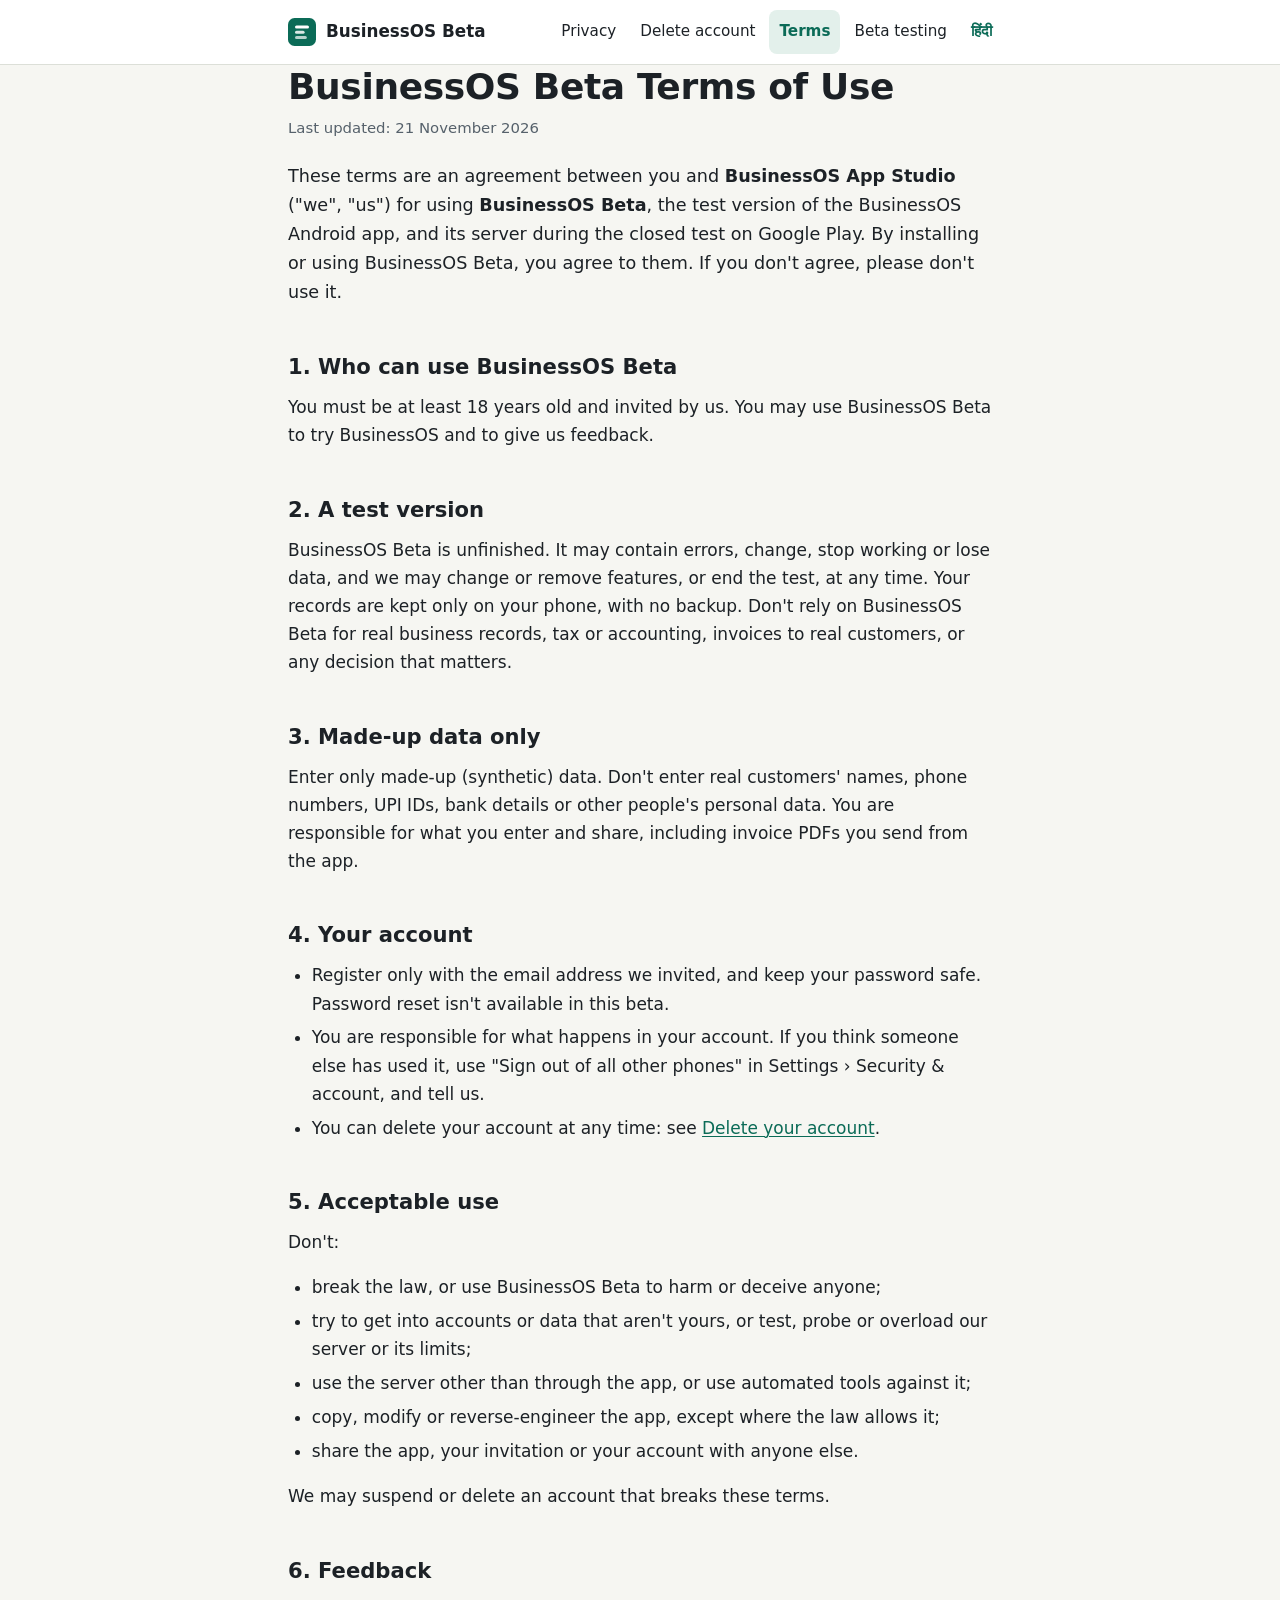
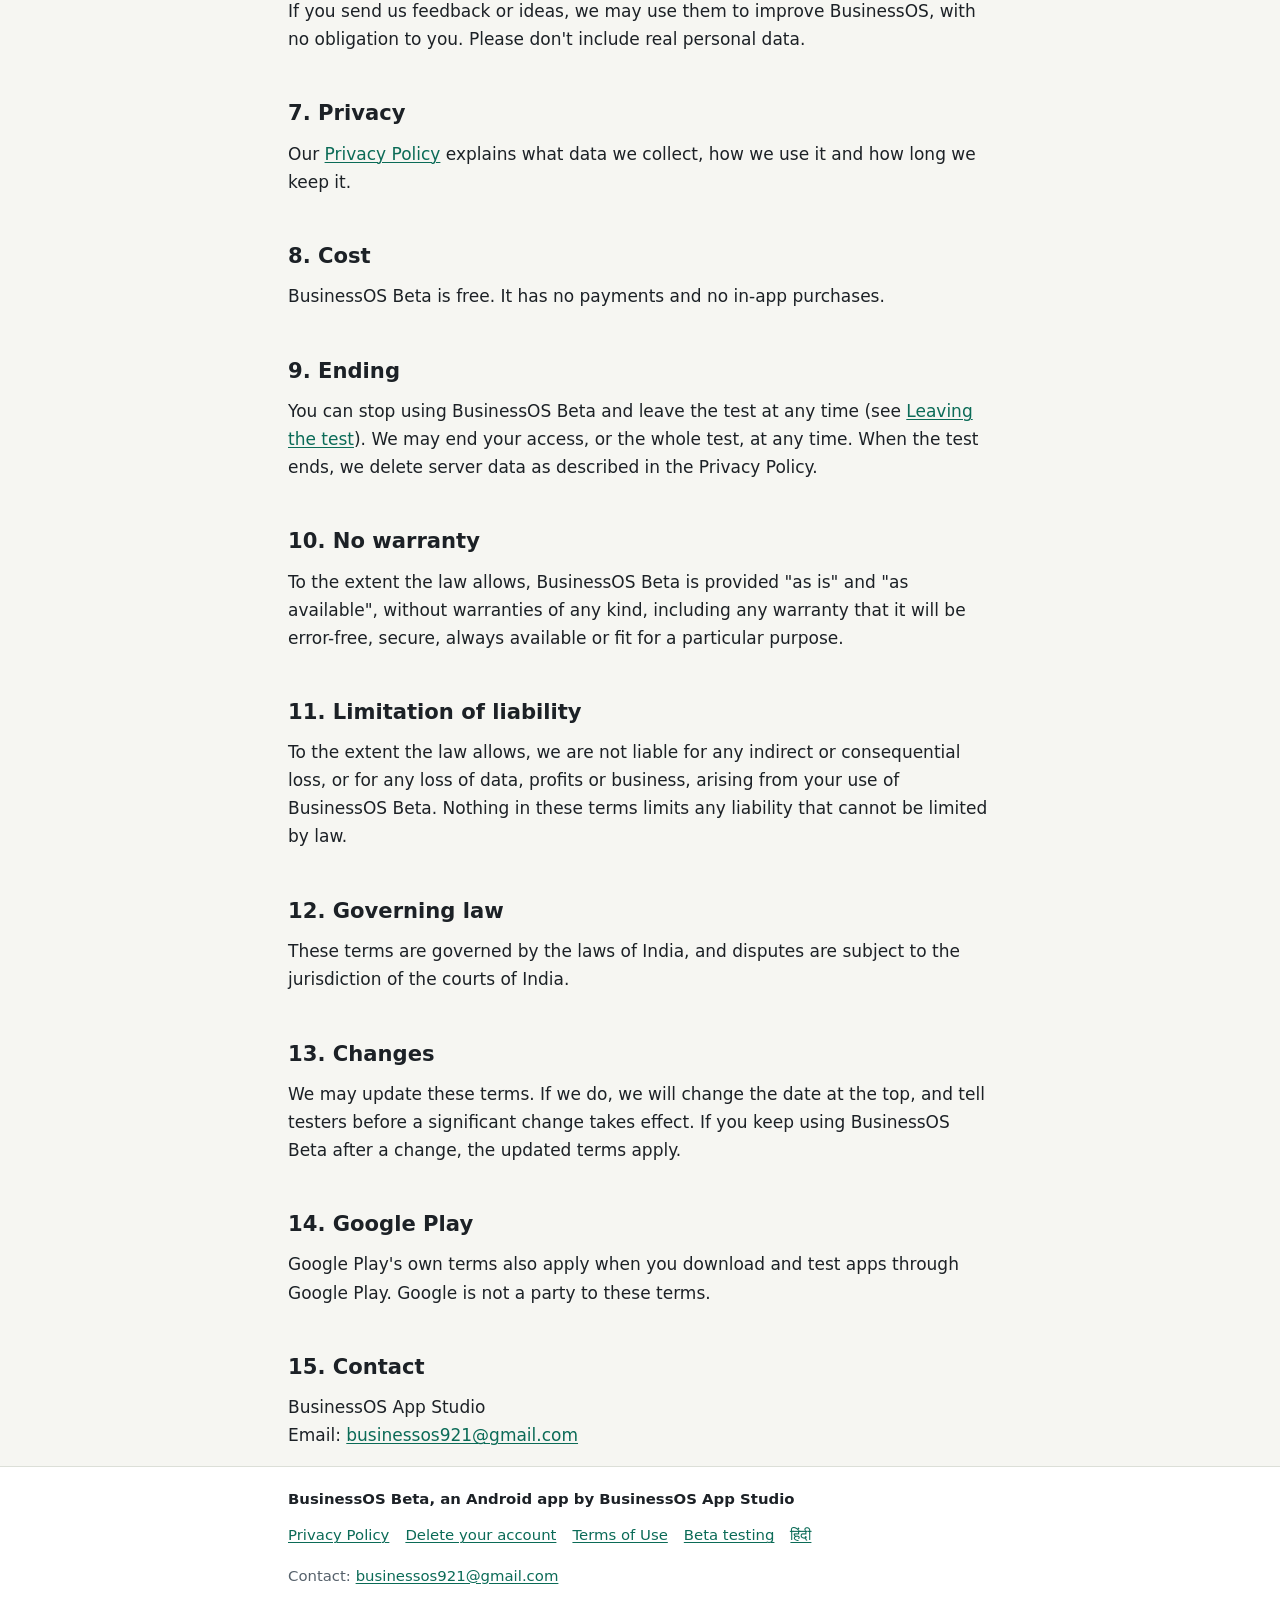
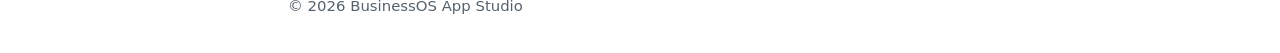
<file: terms/index.html>
<!doctype html>
<html lang="en">
<head>
<meta charset="utf-8">
<meta name="viewport" content="width=device-width, initial-scale=1">
<meta http-equiv="Content-Security-Policy" content="default-src 'none'; style-src 'self'; img-src 'self'; base-uri 'none'; form-action 'none'">
<meta name="referrer" content="no-referrer">
<meta name="color-scheme" content="light dark">
<title>Terms of Use · BusinessOS Beta</title>
<meta name="description" content="The terms for using BusinessOS Beta during its closed test on Google Play.">
<link rel="canonical" href="https://pulkitsardana.github.io/businessos-policies/terms/">
<link rel="icon" href="../assets/icon.svg" type="image/svg+xml">
<link rel="stylesheet" href="../assets/site.css">
</head>
<body>
<a class="skip" href="#main">Skip to content</a>
<header class="site-header">
<div class="wrap">
<a class="brand" href="../"><img src="../assets/icon.svg" alt="" width="28" height="28"><span>BusinessOS Beta</span></a>
<nav class="site-nav" aria-label="Policies"><a href="../privacy/">Privacy</a><a href="../delete-account/">Delete account</a><a href="../terms/" aria-current="page">Terms</a><a href="../beta-testing/">Beta testing</a><a class="lang" href="../hi/" lang="hi" hreflang="hi">हिंदी</a></nav>
</div>
</header>
<main id="main" class="wrap">
<h1>BusinessOS Beta Terms of Use</h1>
<p class="meta">Last updated: 21 November 2026</p>

<p class="lede">These terms are an agreement between you and <strong>BusinessOS App Studio</strong> ("we", "us") for using <strong>BusinessOS Beta</strong>, the test version of the BusinessOS Android app, and its server during the closed test on Google Play. By installing or using BusinessOS Beta, you agree to them. If you don't agree, please don't use it.</p>

<h2 id="who">1. Who can use BusinessOS Beta</h2>
<p>You must be at least 18 years old and invited by us. You may use BusinessOS Beta to try BusinessOS and to give us feedback.</p>

<h2 id="test-version">2. A test version</h2>
<p>BusinessOS Beta is unfinished. It may contain errors, change, stop working or lose data, and we may change or remove features, or end the test, at any time. Your records are kept only on your phone, with no backup. Don't rely on BusinessOS Beta for real business records, tax or accounting, invoices to real customers, or any decision that matters.</p>

<h2 id="data">3. Made-up data only</h2>
<p>Enter only made-up (synthetic) data. Don't enter real customers' names, phone numbers, UPI IDs, bank details or other people's personal data. You are responsible for what you enter and share, including invoice PDFs you send from the app.</p>

<h2 id="account">4. Your account</h2>
<ul>
<li>Register only with the email address we invited, and keep your password safe. Password reset isn't available in this beta.</li>
<li>You are responsible for what happens in your account. If you think someone else has used it, use "Sign out of all other phones" in Settings › Security &amp; account, and tell us.</li>
<li>You can delete your account at any time: see <a href="../delete-account/">Delete your account</a>.</li>
</ul>

<h2 id="use">5. Acceptable use</h2>
<p>Don't:</p>
<ul>
<li>break the law, or use BusinessOS Beta to harm or deceive anyone;</li>
<li>try to get into accounts or data that aren't yours, or test, probe or overload our server or its limits;</li>
<li>use the server other than through the app, or use automated tools against it;</li>
<li>copy, modify or reverse-engineer the app, except where the law allows it;</li>
<li>share the app, your invitation or your account with anyone else.</li>
</ul>
<p>We may suspend or delete an account that breaks these terms.</p>

<h2 id="feedback">6. Feedback</h2>
<p>If you send us feedback or ideas, we may use them to improve BusinessOS, with no obligation to you. Please don't include real personal data.</p>

<h2 id="privacy">7. Privacy</h2>
<p>Our <a href="../privacy/">Privacy Policy</a> explains what data we collect, how we use it and how long we keep it.</p>

<h2 id="cost">8. Cost</h2>
<p>BusinessOS Beta is free. It has no payments and no in-app purchases.</p>

<h2 id="ending">9. Ending</h2>
<p>You can stop using BusinessOS Beta and leave the test at any time (see <a href="../beta-testing/#leave">Leaving the test</a>). We may end your access, or the whole test, at any time. When the test ends, we delete server data as described in the Privacy Policy.</p>

<h2 id="warranty">10. No warranty</h2>
<p>To the extent the law allows, BusinessOS Beta is provided "as is" and "as available", without warranties of any kind, including any warranty that it will be error-free, secure, always available or fit for a particular purpose.</p>

<h2 id="liability">11. Limitation of liability</h2>
<p>To the extent the law allows, we are not liable for any indirect or consequential loss, or for any loss of data, profits or business, arising from your use of BusinessOS Beta. Nothing in these terms limits any liability that cannot be limited by law.</p>

<h2 id="law">12. Governing law</h2>
<p>These terms are governed by the laws of India, and disputes are subject to the jurisdiction of the courts of India.</p>

<h2 id="changes">13. Changes</h2>
<p>We may update these terms. If we do, we will change the date at the top, and tell testers before a significant change takes effect. If you keep using BusinessOS Beta after a change, the updated terms apply.</p>

<h2 id="google-play">14. Google Play</h2>
<p>Google Play's own terms also apply when you download and test apps through Google Play. Google is not a party to these terms.</p>

<h2 id="contact">15. Contact</h2>
<p>BusinessOS App Studio<br>Email: <a class="email" href="mailto:businessos921@gmail.com">businessos921@gmail.com</a></p>
</main>
<footer class="site-footer">
<div class="wrap">
<p><strong>BusinessOS Beta, an Android app by BusinessOS App Studio</strong></p>
<nav aria-label="Policy links"><a href="../privacy/">Privacy Policy</a><a href="../delete-account/">Delete your account</a><a href="../terms/" aria-current="page">Terms of Use</a><a href="../beta-testing/">Beta testing</a><a href="../hi/" lang="hi" hreflang="hi">हिंदी</a></nav>
<p>Contact: <a class="email" href="mailto:businessos921@gmail.com">businessos921@gmail.com</a></p>
<p>© 2026 BusinessOS App Studio</p>
</div>
</footer>
</body>
</html>
</file>
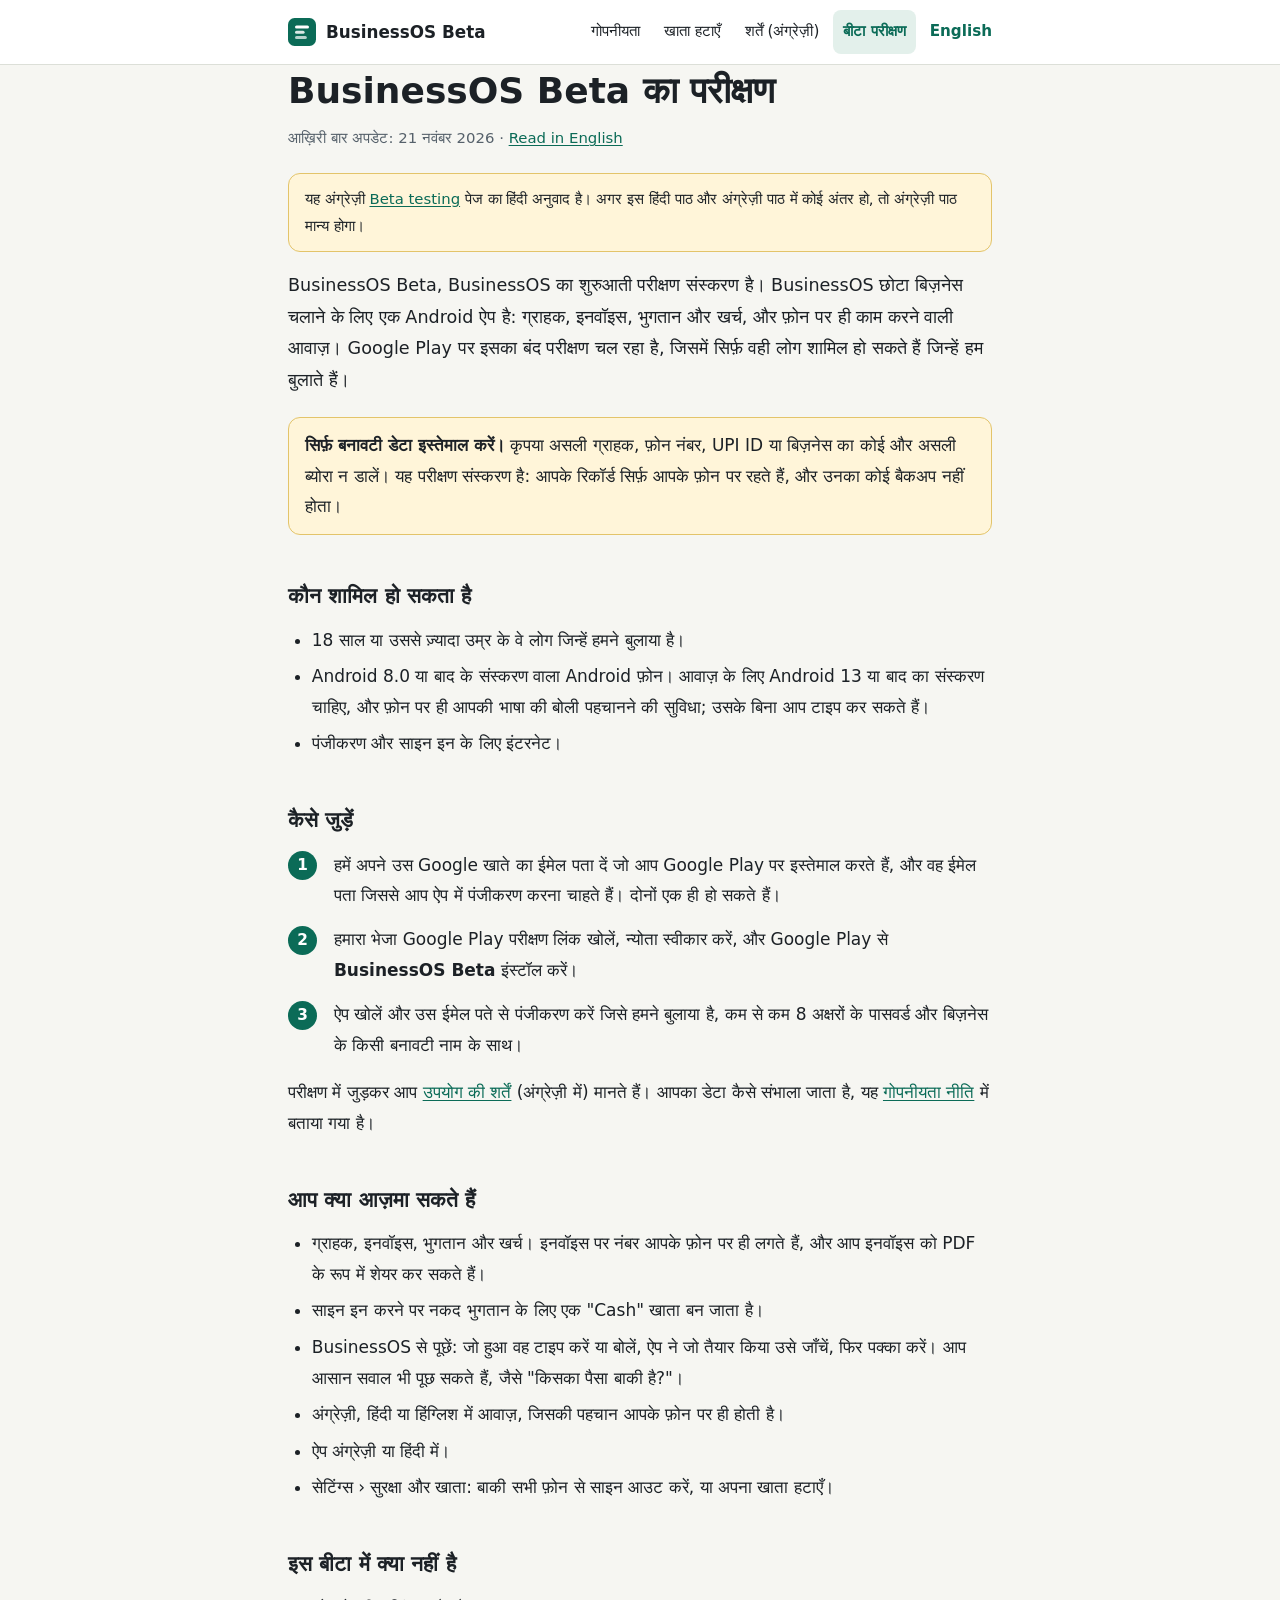
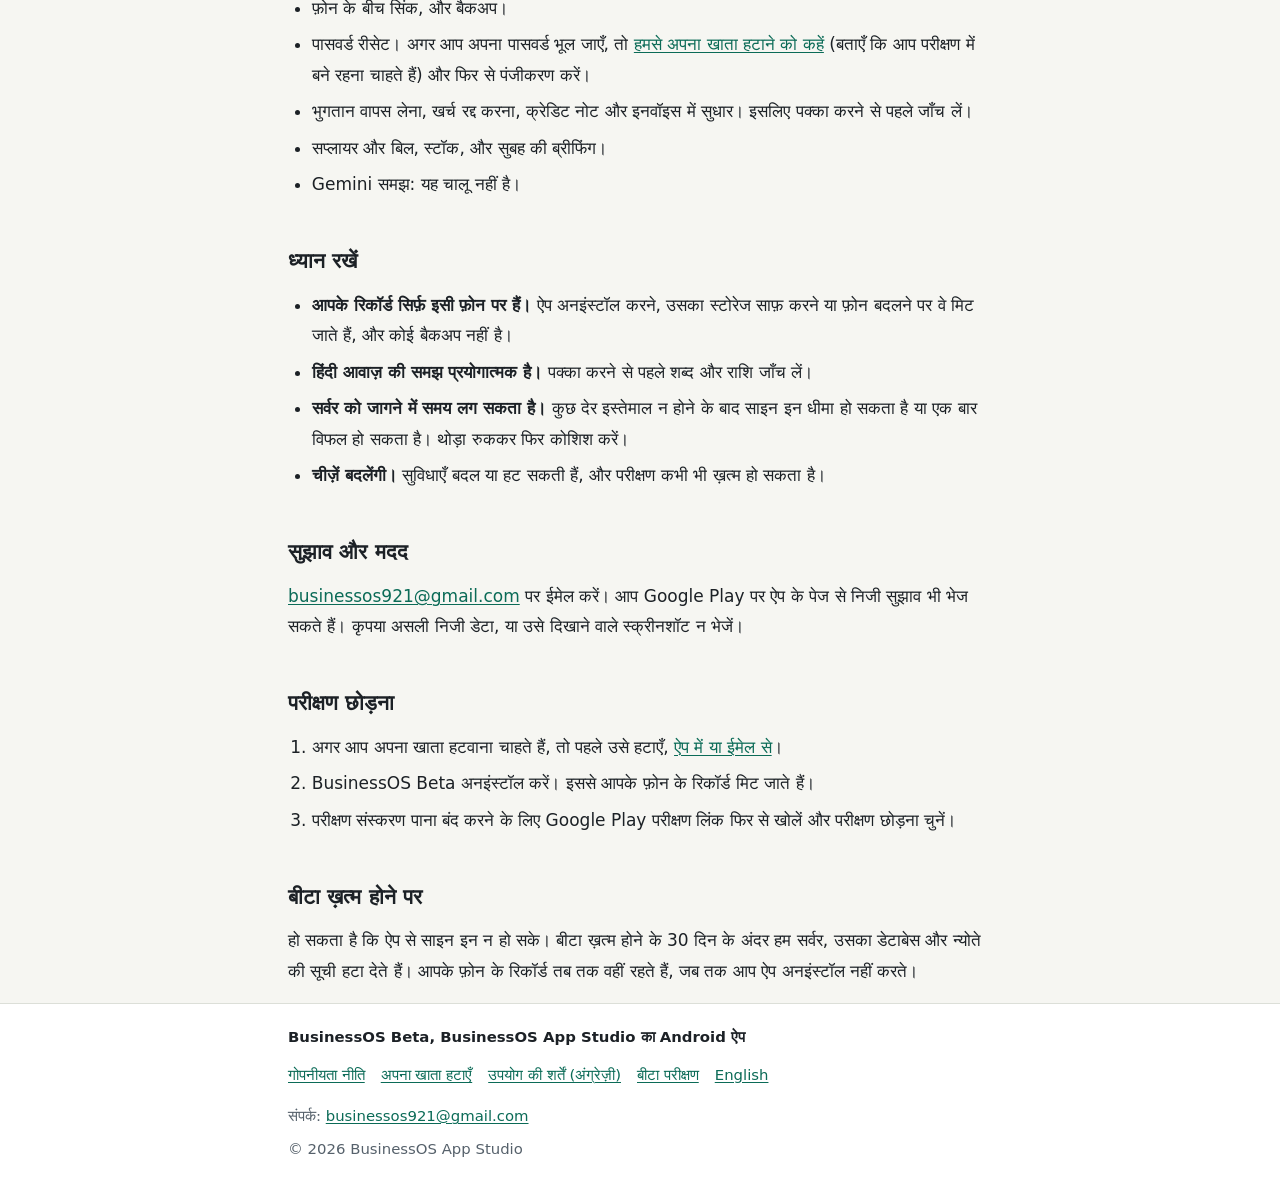
<file: hi/beta-testing/index.html>
<!doctype html>
<html lang="hi">
<head>
<meta charset="utf-8">
<meta name="viewport" content="width=device-width, initial-scale=1">
<meta http-equiv="Content-Security-Policy" content="default-src 'none'; style-src 'self'; img-src 'self'; base-uri 'none'; form-action 'none'">
<meta name="referrer" content="no-referrer">
<meta name="color-scheme" content="light dark">
<title>बीटा परीक्षण · BusinessOS Beta</title>
<meta name="description" content="Google Play पर BusinessOS Beta का बंद परीक्षण: कौन जुड़ सकता है, क्या आज़माएँ और परीक्षण कैसे छोड़ें।">
<link rel="canonical" href="https://pulkitsardana.github.io/businessos-policies/hi/beta-testing/">
<link rel="alternate" hreflang="en" href="https://pulkitsardana.github.io/businessos-policies/beta-testing/">
<link rel="alternate" hreflang="hi" href="https://pulkitsardana.github.io/businessos-policies/hi/beta-testing/">
<link rel="alternate" hreflang="x-default" href="https://pulkitsardana.github.io/businessos-policies/beta-testing/">
<link rel="icon" href="../../assets/icon.svg" type="image/svg+xml">
<link rel="stylesheet" href="../../assets/site.css">
</head>
<body>
<a class="skip" href="#main">सीधे सामग्री पर जाएँ</a>
<header class="site-header">
<div class="wrap">
<a class="brand" href="../../hi/"><img src="../../assets/icon.svg" alt="" width="28" height="28"><span>BusinessOS Beta</span></a>
<nav class="site-nav" aria-label="नीतियाँ"><a href="../../hi/privacy/">गोपनीयता</a><a href="../../hi/delete-account/">खाता हटाएँ</a><a href="../../terms/">शर्तें (अंग्रेज़ी)</a><a href="../../hi/beta-testing/" aria-current="page">बीटा परीक्षण</a><a class="lang" href="../../beta-testing/" lang="en" hreflang="en">English</a></nav>
</div>
</header>
<main id="main" class="wrap">
<h1>BusinessOS Beta का परीक्षण</h1>
<p class="meta">आख़िरी बार अपडेट: 21 नवंबर 2026 · <a href="../../beta-testing/" lang="en" hreflang="en">Read in English</a></p>

<div class="note small">
<p>यह अंग्रेज़ी <a href="../../beta-testing/" lang="en" hreflang="en">Beta testing</a> पेज का हिंदी अनुवाद है। अगर इस हिंदी पाठ और अंग्रेज़ी पाठ में कोई अंतर हो, तो अंग्रेज़ी पाठ मान्य होगा।</p>
</div>

<p class="lede">BusinessOS Beta, BusinessOS का शुरुआती परीक्षण संस्करण है। BusinessOS छोटा बिज़नेस चलाने के लिए एक Android ऐप है: ग्राहक, इनवॉइस, भुगतान और खर्च, और फ़ोन पर ही काम करने वाली आवाज़। Google Play पर इसका बंद परीक्षण चल रहा है, जिसमें सिर्फ़ वही लोग शामिल हो सकते हैं जिन्हें हम बुलाते हैं।</p>

<div class="note">
<p><strong>सिर्फ़ बनावटी डेटा इस्तेमाल करें।</strong> कृपया असली ग्राहक, फ़ोन नंबर, UPI ID या बिज़नेस का कोई और असली ब्योरा न डालें। यह परीक्षण संस्करण है: आपके रिकॉर्ड सिर्फ़ आपके फ़ोन पर रहते हैं, और उनका कोई बैकअप नहीं होता।</p>
</div>

<h2 id="who">कौन शामिल हो सकता है</h2>
<ul>
<li>18 साल या उससे ज़्यादा उम्र के वे लोग जिन्हें हमने बुलाया है।</li>
<li>Android 8.0 या बाद के संस्करण वाला Android फ़ोन। आवाज़ के लिए Android 13 या बाद का संस्करण चाहिए, और फ़ोन पर ही आपकी भाषा की बोली पहचानने की सुविधा; उसके बिना आप टाइप कर सकते हैं।</li>
<li>पंजीकरण और साइन इन के लिए इंटरनेट।</li>
</ul>

<h2 id="join">कैसे जुड़ें</h2>
<ol class="steps">
<li>हमें अपने उस Google खाते का ईमेल पता दें जो आप Google Play पर इस्तेमाल करते हैं, और वह ईमेल पता जिससे आप ऐप में पंजीकरण करना चाहते हैं। दोनों एक ही हो सकते हैं।</li>
<li>हमारा भेजा Google Play परीक्षण लिंक खोलें, न्योता स्वीकार करें, और Google Play से <strong>BusinessOS Beta</strong> इंस्टॉल करें।</li>
<li>ऐप खोलें और उस ईमेल पते से पंजीकरण करें जिसे हमने बुलाया है, कम से कम 8 अक्षरों के पासवर्ड और बिज़नेस के किसी बनावटी नाम के साथ।</li>
</ol>
<p>परीक्षण में जुड़कर आप <a href="../../terms/" lang="en" hreflang="en">उपयोग की शर्तें</a> (अंग्रेज़ी में) मानते हैं। आपका डेटा कैसे संभाला जाता है, यह <a href="../../hi/privacy/">गोपनीयता नीति</a> में बताया गया है।</p>

<h2 id="try">आप क्या आज़मा सकते हैं</h2>
<ul>
<li>ग्राहक, इनवॉइस, भुगतान और खर्च। इनवॉइस पर नंबर आपके फ़ोन पर ही लगते हैं, और आप इनवॉइस को PDF के रूप में शेयर कर सकते हैं।</li>
<li>साइन इन करने पर नकद भुगतान के लिए एक "Cash" खाता बन जाता है।</li>
<li>BusinessOS से पूछें: जो हुआ वह टाइप करें या बोलें, ऐप ने जो तैयार किया उसे जाँचें, फिर पक्का करें। आप आसान सवाल भी पूछ सकते हैं, जैसे "किसका पैसा बाकी है?"।</li>
<li>अंग्रेज़ी, हिंदी या हिंग्लिश में आवाज़, जिसकी पहचान आपके फ़ोन पर ही होती है।</li>
<li>ऐप अंग्रेज़ी या हिंदी में।</li>
<li>सेटिंग्स › सुरक्षा और खाता: बाकी सभी फ़ोन से साइन आउट करें, या अपना खाता हटाएँ।</li>
</ul>

<h2 id="not-included">इस बीटा में क्या नहीं है</h2>
<ul>
<li>फ़ोन के बीच सिंक, और बैकअप।</li>
<li>पासवर्ड रीसेट। अगर आप अपना पासवर्ड भूल जाएँ, तो <a href="../../hi/delete-account/">हमसे अपना खाता हटाने को कहें</a> (बताएँ कि आप परीक्षण में बने रहना चाहते हैं) और फिर से पंजीकरण करें।</li>
<li>भुगतान वापस लेना, खर्च रद्द करना, क्रेडिट नोट और इनवॉइस में सुधार। इसलिए पक्का करने से पहले जाँच लें।</li>
<li>सप्लायर और बिल, स्टॉक, और सुबह की ब्रीफिंग।</li>
<li>Gemini समझ: यह चालू नहीं है।</li>
</ul>

<h2 id="good-to-know">ध्यान रखें</h2>
<ul>
<li><strong>आपके रिकॉर्ड सिर्फ़ इसी फ़ोन पर हैं।</strong> ऐप अनइंस्टॉल करने, उसका स्टोरेज साफ़ करने या फ़ोन बदलने पर वे मिट जाते हैं, और कोई बैकअप नहीं है।</li>
<li><strong>हिंदी आवाज़ की समझ प्रयोगात्मक है।</strong> पक्का करने से पहले शब्द और राशि जाँच लें।</li>
<li><strong>सर्वर को जागने में समय लग सकता है।</strong> कुछ देर इस्तेमाल न होने के बाद साइन इन धीमा हो सकता है या एक बार विफल हो सकता है। थोड़ा रुककर फिर कोशिश करें।</li>
<li><strong>चीज़ें बदलेंगी।</strong> सुविधाएँ बदल या हट सकती हैं, और परीक्षण कभी भी ख़त्म हो सकता है।</li>
</ul>

<h2 id="feedback">सुझाव और मदद</h2>
<p><a class="email" href="mailto:businessos921@gmail.com">businessos921@gmail.com</a> पर ईमेल करें। आप Google Play पर ऐप के पेज से निजी सुझाव भी भेज सकते हैं। कृपया असली निजी डेटा, या उसे दिखाने वाले स्क्रीनशॉट न भेजें।</p>

<h2 id="leave">परीक्षण छोड़ना</h2>
<ol>
<li>अगर आप अपना खाता हटवाना चाहते हैं, तो पहले उसे हटाएँ, <a href="../../hi/delete-account/">ऐप में या ईमेल से</a>।</li>
<li>BusinessOS Beta अनइंस्टॉल करें। इससे आपके फ़ोन के रिकॉर्ड मिट जाते हैं।</li>
<li>परीक्षण संस्करण पाना बंद करने के लिए Google Play परीक्षण लिंक फिर से खोलें और परीक्षण छोड़ना चुनें।</li>
</ol>

<h2 id="end">बीटा ख़त्म होने पर</h2>
<p>हो सकता है कि ऐप से साइन इन न हो सके। बीटा ख़त्म होने के 30 दिन के अंदर हम सर्वर, उसका डेटाबेस और न्योते की सूची हटा देते हैं। आपके फ़ोन के रिकॉर्ड तब तक वहीं रहते हैं, जब तक आप ऐप अनइंस्टॉल नहीं करते।</p>
</main>
<footer class="site-footer">
<div class="wrap">
<p><strong>BusinessOS Beta, BusinessOS App Studio का Android ऐप</strong></p>
<nav aria-label="नीतियों के लिंक"><a href="../../hi/privacy/">गोपनीयता नीति</a><a href="../../hi/delete-account/">अपना खाता हटाएँ</a><a href="../../terms/">उपयोग की शर्तें (अंग्रेज़ी)</a><a href="../../hi/beta-testing/" aria-current="page">बीटा परीक्षण</a><a href="../../beta-testing/" lang="en" hreflang="en">English</a></nav>
<p>संपर्क: <a class="email" href="mailto:businessos921@gmail.com">businessos921@gmail.com</a></p>
<p>© 2026 BusinessOS App Studio</p>
</div>
</footer>
</body>
</html>
</file>
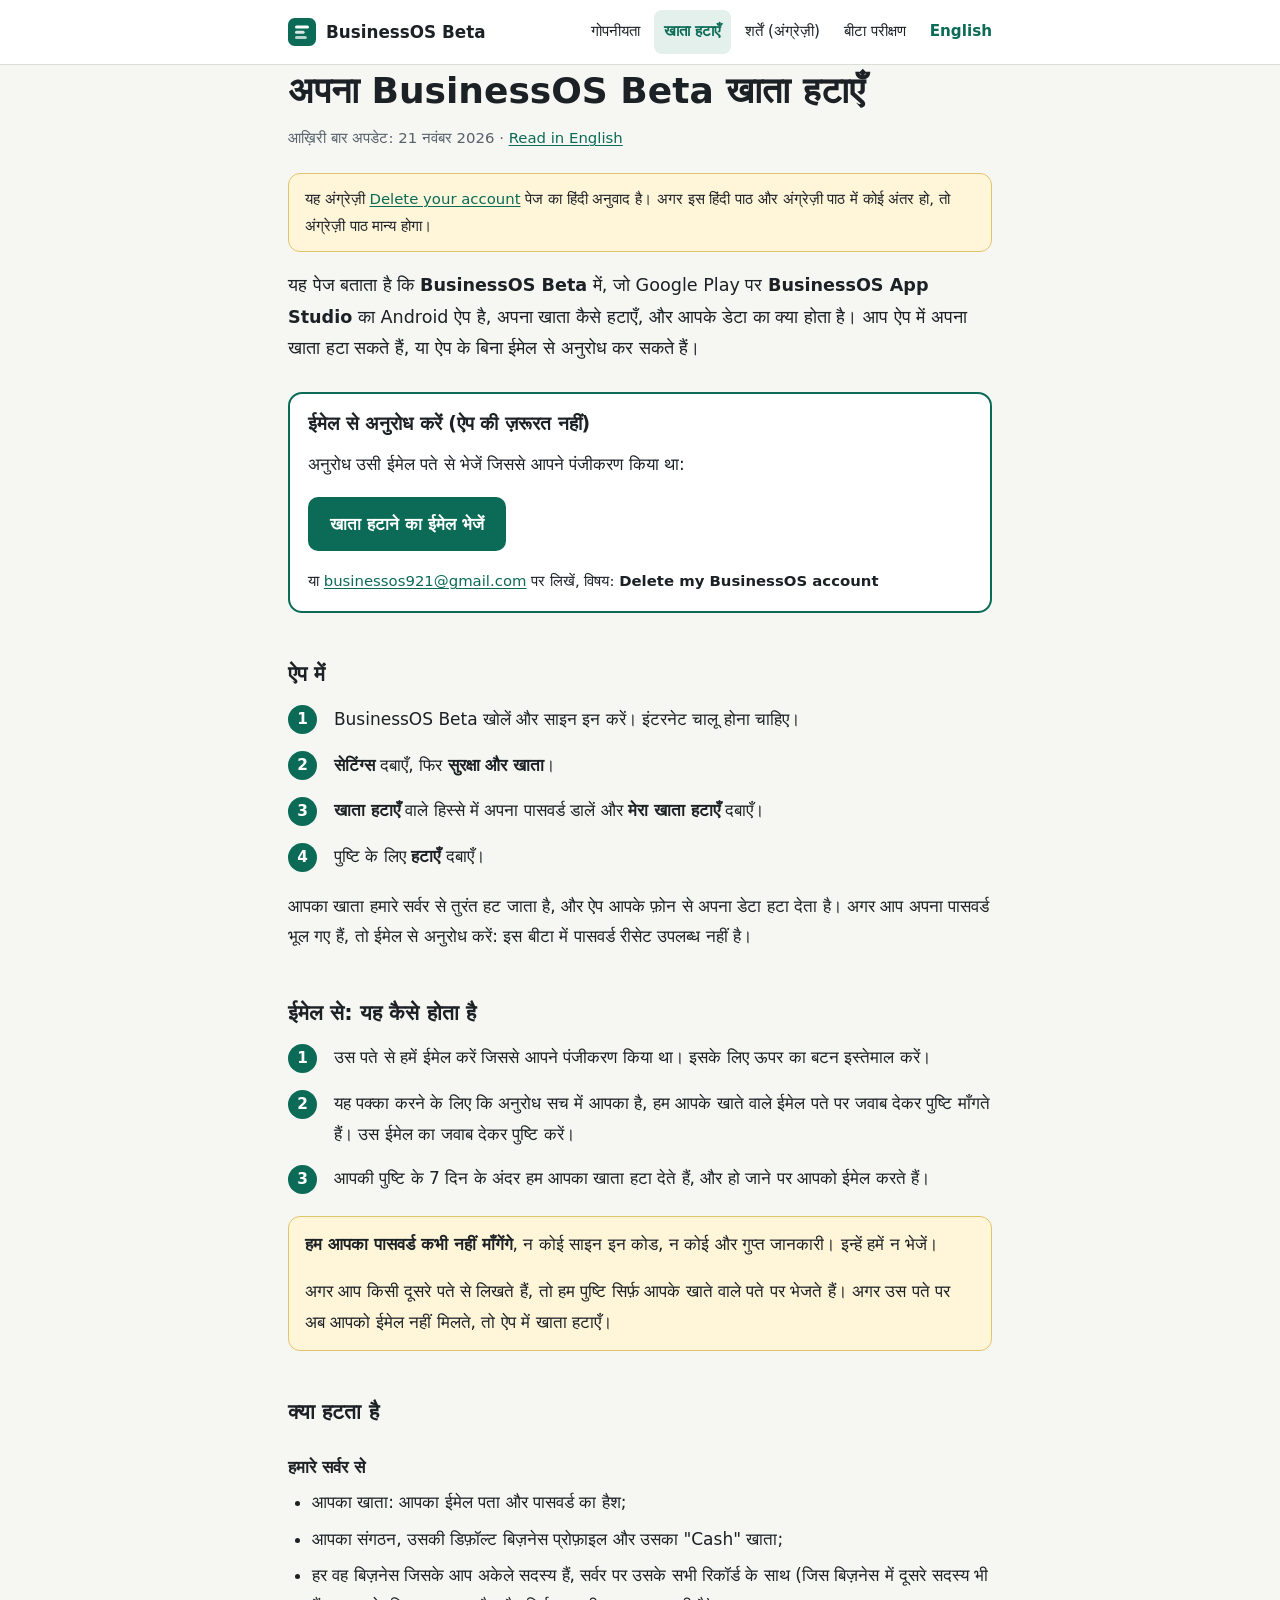
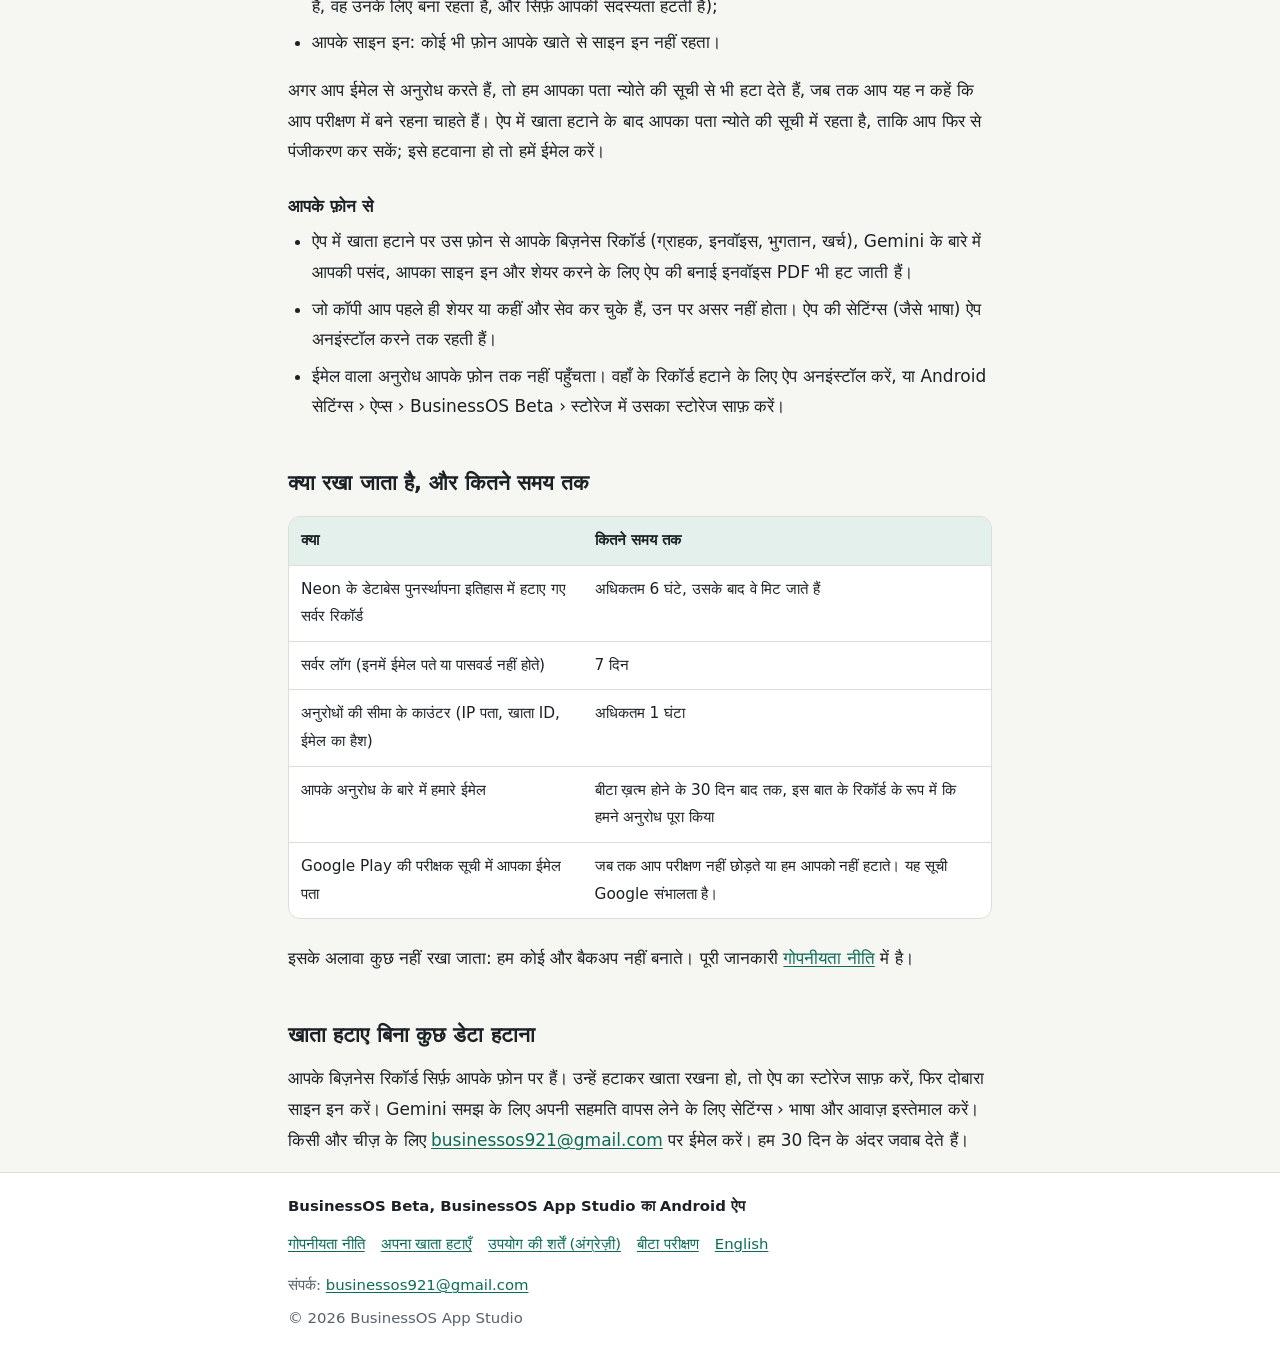
<file: hi/delete-account/index.html>
<!doctype html>
<html lang="hi">
<head>
<meta charset="utf-8">
<meta name="viewport" content="width=device-width, initial-scale=1">
<meta http-equiv="Content-Security-Policy" content="default-src 'none'; style-src 'self'; img-src 'self'; base-uri 'none'; form-action 'none'">
<meta name="referrer" content="no-referrer">
<meta name="color-scheme" content="light dark">
<title>अपना खाता हटाएँ · BusinessOS Beta</title>
<meta name="description" content="अपना BusinessOS Beta खाता ऐप में या ऐप के बिना ईमेल से कैसे हटाएँ, और क्या हटता है और क्या रखा जाता है।">
<link rel="canonical" href="https://pulkitsardana.github.io/businessos-policies/hi/delete-account/">
<link rel="alternate" hreflang="en" href="https://pulkitsardana.github.io/businessos-policies/delete-account/">
<link rel="alternate" hreflang="hi" href="https://pulkitsardana.github.io/businessos-policies/hi/delete-account/">
<link rel="alternate" hreflang="x-default" href="https://pulkitsardana.github.io/businessos-policies/delete-account/">
<link rel="icon" href="../../assets/icon.svg" type="image/svg+xml">
<link rel="stylesheet" href="../../assets/site.css">
</head>
<body>
<a class="skip" href="#main">सीधे सामग्री पर जाएँ</a>
<header class="site-header">
<div class="wrap">
<a class="brand" href="../../hi/"><img src="../../assets/icon.svg" alt="" width="28" height="28"><span>BusinessOS Beta</span></a>
<nav class="site-nav" aria-label="नीतियाँ"><a href="../../hi/privacy/">गोपनीयता</a><a href="../../hi/delete-account/" aria-current="page">खाता हटाएँ</a><a href="../../terms/">शर्तें (अंग्रेज़ी)</a><a href="../../hi/beta-testing/">बीटा परीक्षण</a><a class="lang" href="../../delete-account/" lang="en" hreflang="en">English</a></nav>
</div>
</header>
<main id="main" class="wrap">
<h1>अपना BusinessOS Beta खाता हटाएँ</h1>
<p class="meta">आख़िरी बार अपडेट: 21 नवंबर 2026 · <a href="../../delete-account/" lang="en" hreflang="en">Read in English</a></p>

<div class="note small">
<p>यह अंग्रेज़ी <a href="../../delete-account/" lang="en" hreflang="en">Delete your account</a> पेज का हिंदी अनुवाद है। अगर इस हिंदी पाठ और अंग्रेज़ी पाठ में कोई अंतर हो, तो अंग्रेज़ी पाठ मान्य होगा।</p>
</div>

<p class="lede">यह पेज बताता है कि <strong>BusinessOS Beta</strong> में, जो Google Play पर <strong>BusinessOS App Studio</strong> का Android ऐप है, अपना खाता कैसे हटाएँ, और आपके डेटा का क्या होता है। आप ऐप में अपना खाता हटा सकते हैं, या ऐप के बिना ईमेल से अनुरोध कर सकते हैं।</p>

<section class="box cta" aria-labelledby="by-email">
<h2 id="by-email">ईमेल से अनुरोध करें (ऐप की ज़रूरत नहीं)</h2>
<p>अनुरोध उसी ईमेल पते से भेजें जिससे आपने पंजीकरण किया था:</p>
<p><a class="button" href="mailto:businessos921@gmail.com?subject=Delete%20my%20BusinessOS%20account&amp;body=%E0%A4%95%E0%A5%83%E0%A4%AA%E0%A4%AF%E0%A4%BE%20%E0%A4%AE%E0%A5%87%E0%A4%B0%E0%A4%BE%20BusinessOS%20Beta%20%E0%A4%96%E0%A4%BE%E0%A4%A4%E0%A4%BE%20%E0%A4%94%E0%A4%B0%20%E0%A4%89%E0%A4%B8%E0%A4%95%E0%A4%BE%20%E0%A4%A1%E0%A5%87%E0%A4%9F%E0%A4%BE%20%E0%A4%B9%E0%A4%9F%E0%A4%BE%20%E0%A4%A6%E0%A5%87%E0%A4%82%E0%A5%A4%0D%0A%0D%0A%E0%A4%9C%E0%A4%BF%E0%A4%B8%20%E0%A4%88%E0%A4%AE%E0%A5%87%E0%A4%B2%20%E0%A4%AA%E0%A4%A4%E0%A5%87%20%E0%A4%B8%E0%A5%87%20%E0%A4%AE%E0%A5%88%E0%A4%82%E0%A4%A8%E0%A5%87%20%E0%A4%AA%E0%A4%82%E0%A4%9C%E0%A5%80%E0%A4%95%E0%A4%B0%E0%A4%A3%20%E0%A4%95%E0%A4%BF%E0%A4%AF%E0%A4%BE%20%E0%A4%A5%E0%A4%BE%3A%20">खाता हटाने का ईमेल भेजें</a></p>
<p class="small">या <a class="email" href="mailto:businessos921@gmail.com">businessos921@gmail.com</a> पर लिखें, विषय: <strong lang="en">Delete my BusinessOS account</strong></p>
</section>

<h2 id="in-app">ऐप में</h2>
<ol class="steps">
<li>BusinessOS Beta खोलें और साइन इन करें। इंटरनेट चालू होना चाहिए।</li>
<li><strong>सेटिंग्स</strong> दबाएँ, फिर <strong>सुरक्षा और खाता</strong>।</li>
<li><strong>खाता हटाएँ</strong> वाले हिस्से में अपना पासवर्ड डालें और <strong>मेरा खाता हटाएँ</strong> दबाएँ।</li>
<li>पुष्टि के लिए <strong>हटाएँ</strong> दबाएँ।</li>
</ol>
<p>आपका खाता हमारे सर्वर से तुरंत हट जाता है, और ऐप आपके फ़ोन से अपना डेटा हटा देता है। अगर आप अपना पासवर्ड भूल गए हैं, तो ईमेल से अनुरोध करें: इस बीटा में पासवर्ड रीसेट उपलब्ध नहीं है।</p>

<h2 id="email-steps">ईमेल से: यह कैसे होता है</h2>
<ol class="steps">
<li>उस पते से हमें ईमेल करें जिससे आपने पंजीकरण किया था। इसके लिए ऊपर का बटन इस्तेमाल करें।</li>
<li>यह पक्का करने के लिए कि अनुरोध सच में आपका है, हम आपके खाते वाले ईमेल पते पर जवाब देकर पुष्टि माँगते हैं। उस ईमेल का जवाब देकर पुष्टि करें।</li>
<li>आपकी पुष्टि के 7 दिन के अंदर हम आपका खाता हटा देते हैं, और हो जाने पर आपको ईमेल करते हैं।</li>
</ol>
<div class="note">
<p><strong>हम आपका पासवर्ड कभी नहीं माँगेंगे</strong>, न कोई साइन इन कोड, न कोई और गुप्त जानकारी। इन्हें हमें न भेजें।</p>
<p>अगर आप किसी दूसरे पते से लिखते हैं, तो हम पुष्टि सिर्फ़ आपके खाते वाले पते पर भेजते हैं। अगर उस पते पर अब आपको ईमेल नहीं मिलते, तो ऐप में खाता हटाएँ।</p>
</div>

<h2 id="deleted">क्या हटता है</h2>
<h3 id="server">हमारे सर्वर से</h3>
<ul>
<li>आपका खाता: आपका ईमेल पता और पासवर्ड का हैश;</li>
<li>आपका संगठन, उसकी डिफ़ॉल्ट बिज़नेस प्रोफ़ाइल और उसका "Cash" खाता;</li>
<li>हर वह बिज़नेस जिसके आप अकेले सदस्य हैं, सर्वर पर उसके सभी रिकॉर्ड के साथ (जिस बिज़नेस में दूसरे सदस्य भी हैं, वह उनके लिए बना रहता है, और सिर्फ़ आपकी सदस्यता हटती है);</li>
<li>आपके साइन इन: कोई भी फ़ोन आपके खाते से साइन इन नहीं रहता।</li>
</ul>
<p>अगर आप ईमेल से अनुरोध करते हैं, तो हम आपका पता न्योते की सूची से भी हटा देते हैं, जब तक आप यह न कहें कि आप परीक्षण में बने रहना चाहते हैं। ऐप में खाता हटाने के बाद आपका पता न्योते की सूची में रहता है, ताकि आप फिर से पंजीकरण कर सकें; इसे हटवाना हो तो हमें ईमेल करें।</p>

<h3 id="phone">आपके फ़ोन से</h3>
<ul>
<li>ऐप में खाता हटाने पर उस फ़ोन से आपके बिज़नेस रिकॉर्ड (ग्राहक, इनवॉइस, भुगतान, खर्च), Gemini के बारे में आपकी पसंद, आपका साइन इन और शेयर करने के लिए ऐप की बनाई इनवॉइस PDF भी हट जाती हैं।</li>
<li>जो कॉपी आप पहले ही शेयर या कहीं और सेव कर चुके हैं, उन पर असर नहीं होता। ऐप की सेटिंग्स (जैसे भाषा) ऐप अनइंस्टॉल करने तक रहती हैं।</li>
<li>ईमेल वाला अनुरोध आपके फ़ोन तक नहीं पहुँचता। वहाँ के रिकॉर्ड हटाने के लिए ऐप अनइंस्टॉल करें, या Android सेटिंग्स › ऐप्स › BusinessOS Beta › स्टोरेज में उसका स्टोरेज साफ़ करें।</li>
</ul>

<h2 id="kept">क्या रखा जाता है, और कितने समय तक</h2>
<div class="table-wrap">
<table class="stack">
<thead><tr><th scope="col">क्या</th><th scope="col">कितने समय तक</th></tr></thead>
<tbody>
<tr><td data-label="क्या">Neon के डेटाबेस पुनर्स्थापना इतिहास में हटाए गए सर्वर रिकॉर्ड</td><td data-label="कितने समय तक">अधिकतम 6 घंटे, उसके बाद वे मिट जाते हैं</td></tr>
<tr><td data-label="क्या">सर्वर लॉग (इनमें ईमेल पते या पासवर्ड नहीं होते)</td><td data-label="कितने समय तक">7 दिन</td></tr>
<tr><td data-label="क्या">अनुरोधों की सीमा के काउंटर (IP पता, खाता ID, ईमेल का हैश)</td><td data-label="कितने समय तक">अधिकतम 1 घंटा</td></tr>
<tr><td data-label="क्या">आपके अनुरोध के बारे में हमारे ईमेल</td><td data-label="कितने समय तक">बीटा ख़त्म होने के 30 दिन बाद तक, इस बात के रिकॉर्ड के रूप में कि हमने अनुरोध पूरा किया</td></tr>
<tr><td data-label="क्या">Google Play की परीक्षक सूची में आपका ईमेल पता</td><td data-label="कितने समय तक">जब तक आप परीक्षण नहीं छोड़ते या हम आपको नहीं हटाते। यह सूची Google संभालता है।</td></tr>
</tbody>
</table>
</div>
<p>इसके अलावा कुछ नहीं रखा जाता: हम कोई और बैकअप नहीं बनाते। पूरी जानकारी <a href="../../hi/privacy/">गोपनीयता नीति</a> में है।</p>

<h2 id="some-data">खाता हटाए बिना कुछ डेटा हटाना</h2>
<p>आपके बिज़नेस रिकॉर्ड सिर्फ़ आपके फ़ोन पर हैं। उन्हें हटाकर खाता रखना हो, तो ऐप का स्टोरेज साफ़ करें, फिर दोबारा साइन इन करें। Gemini समझ के लिए अपनी सहमति वापस लेने के लिए सेटिंग्स › भाषा और आवाज़ इस्तेमाल करें। किसी और चीज़ के लिए <a class="email" href="mailto:businessos921@gmail.com">businessos921@gmail.com</a> पर ईमेल करें। हम 30 दिन के अंदर जवाब देते हैं।</p>
</main>
<footer class="site-footer">
<div class="wrap">
<p><strong>BusinessOS Beta, BusinessOS App Studio का Android ऐप</strong></p>
<nav aria-label="नीतियों के लिंक"><a href="../../hi/privacy/">गोपनीयता नीति</a><a href="../../hi/delete-account/" aria-current="page">अपना खाता हटाएँ</a><a href="../../terms/">उपयोग की शर्तें (अंग्रेज़ी)</a><a href="../../hi/beta-testing/">बीटा परीक्षण</a><a href="../../delete-account/" lang="en" hreflang="en">English</a></nav>
<p>संपर्क: <a class="email" href="mailto:businessos921@gmail.com">businessos921@gmail.com</a></p>
<p>© 2026 BusinessOS App Studio</p>
</div>
</footer>
</body>
</html>
</file>
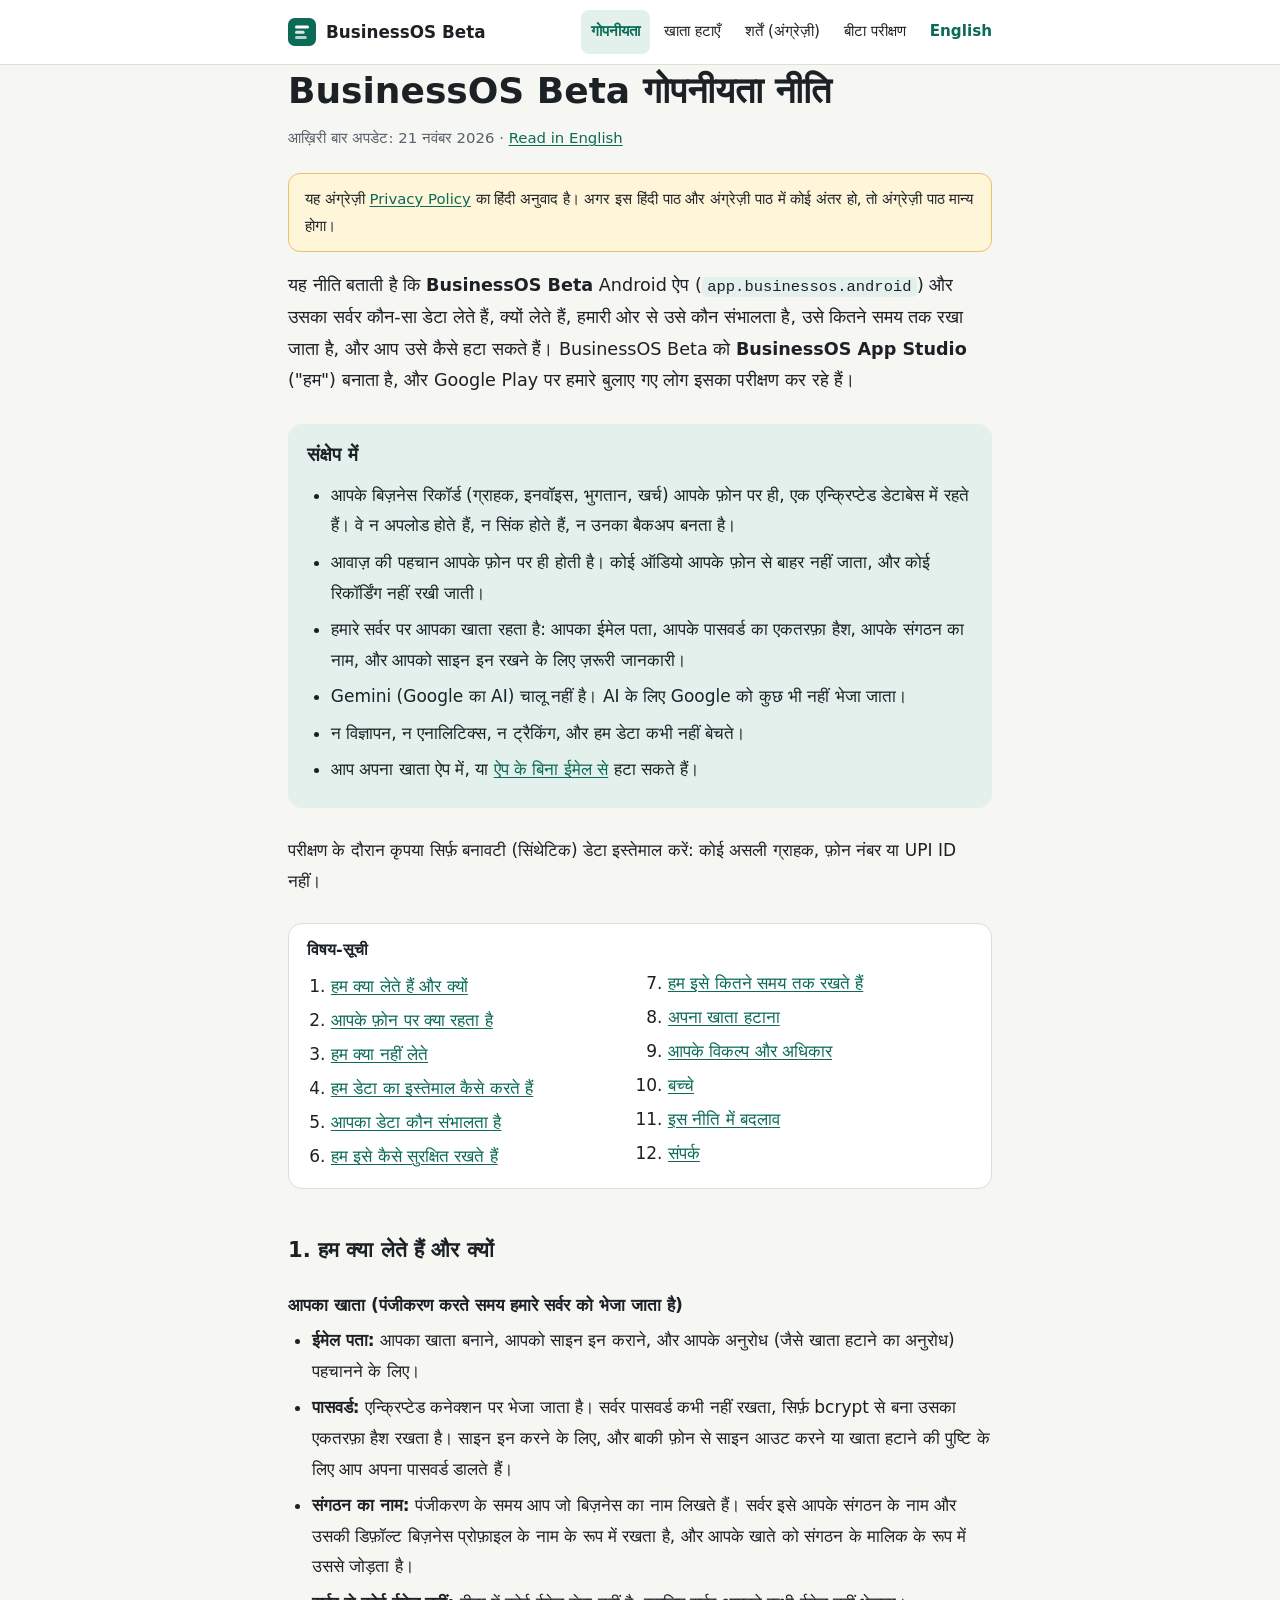
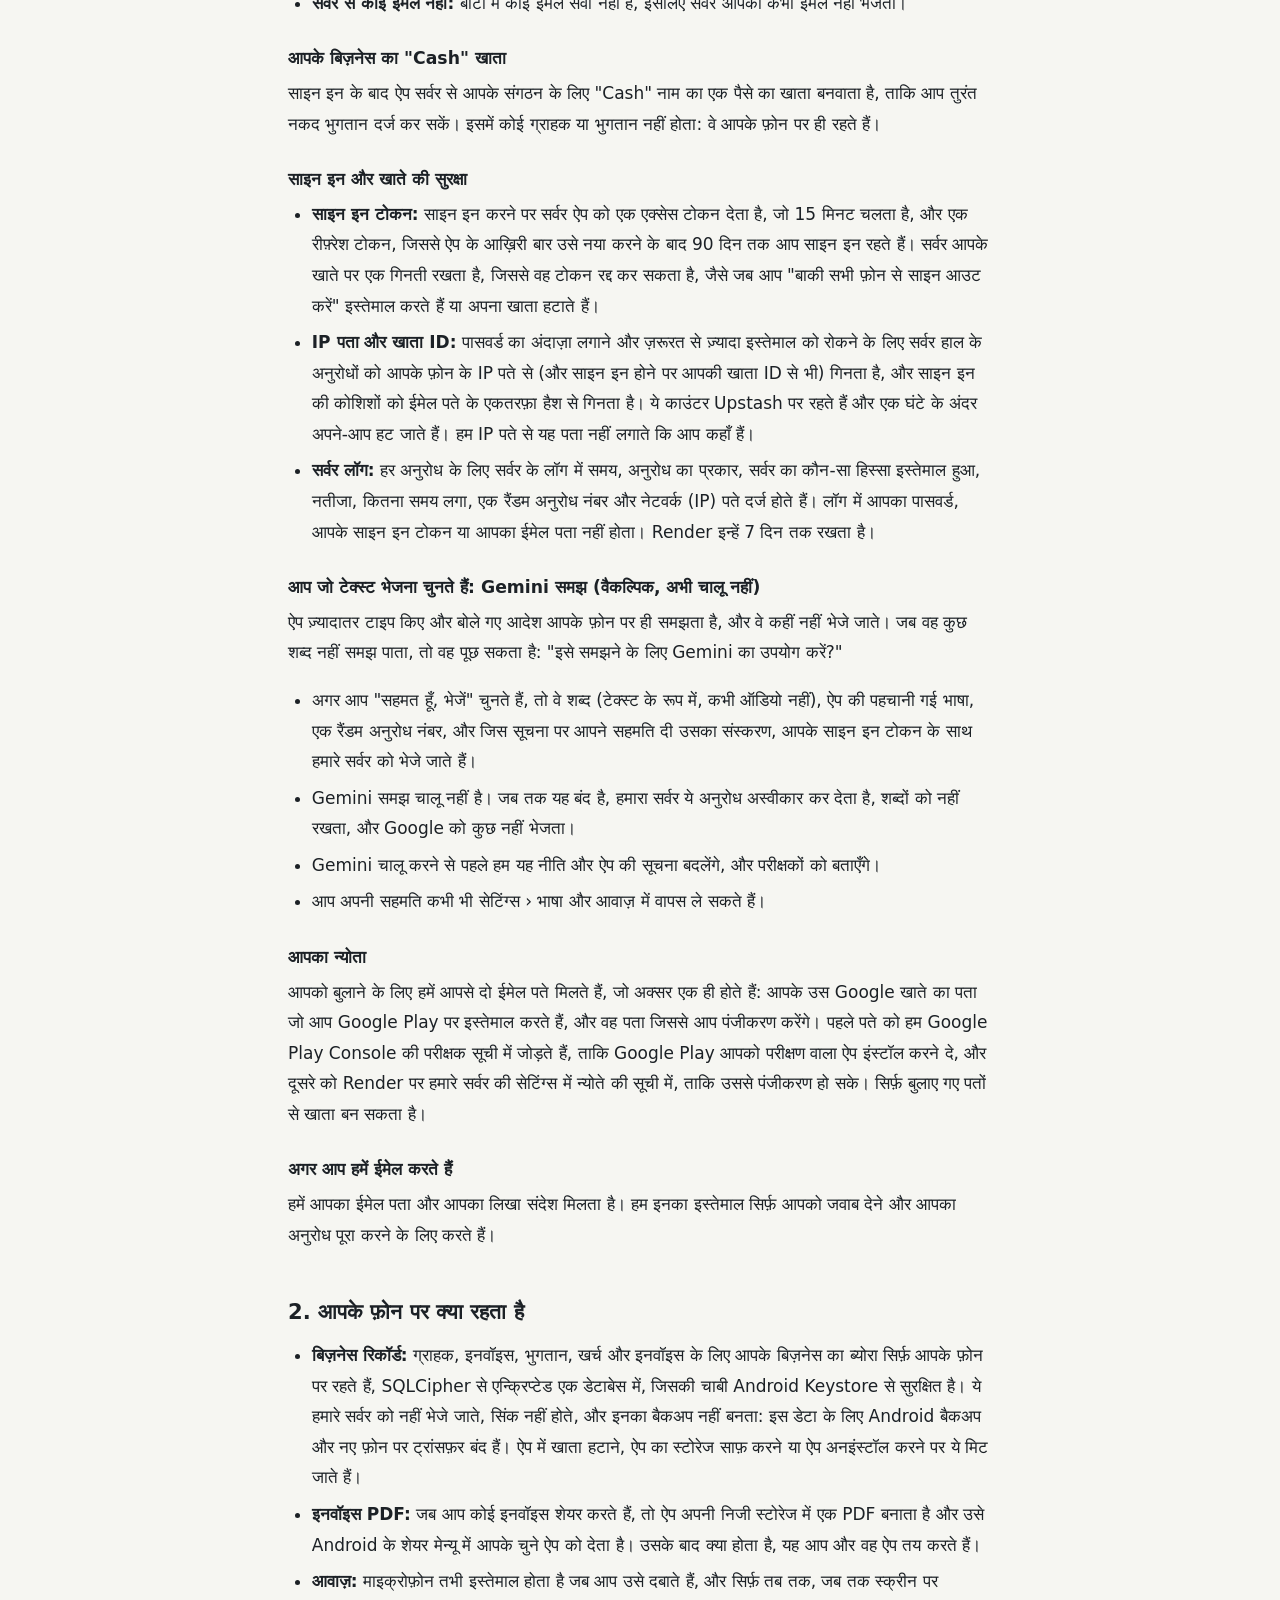
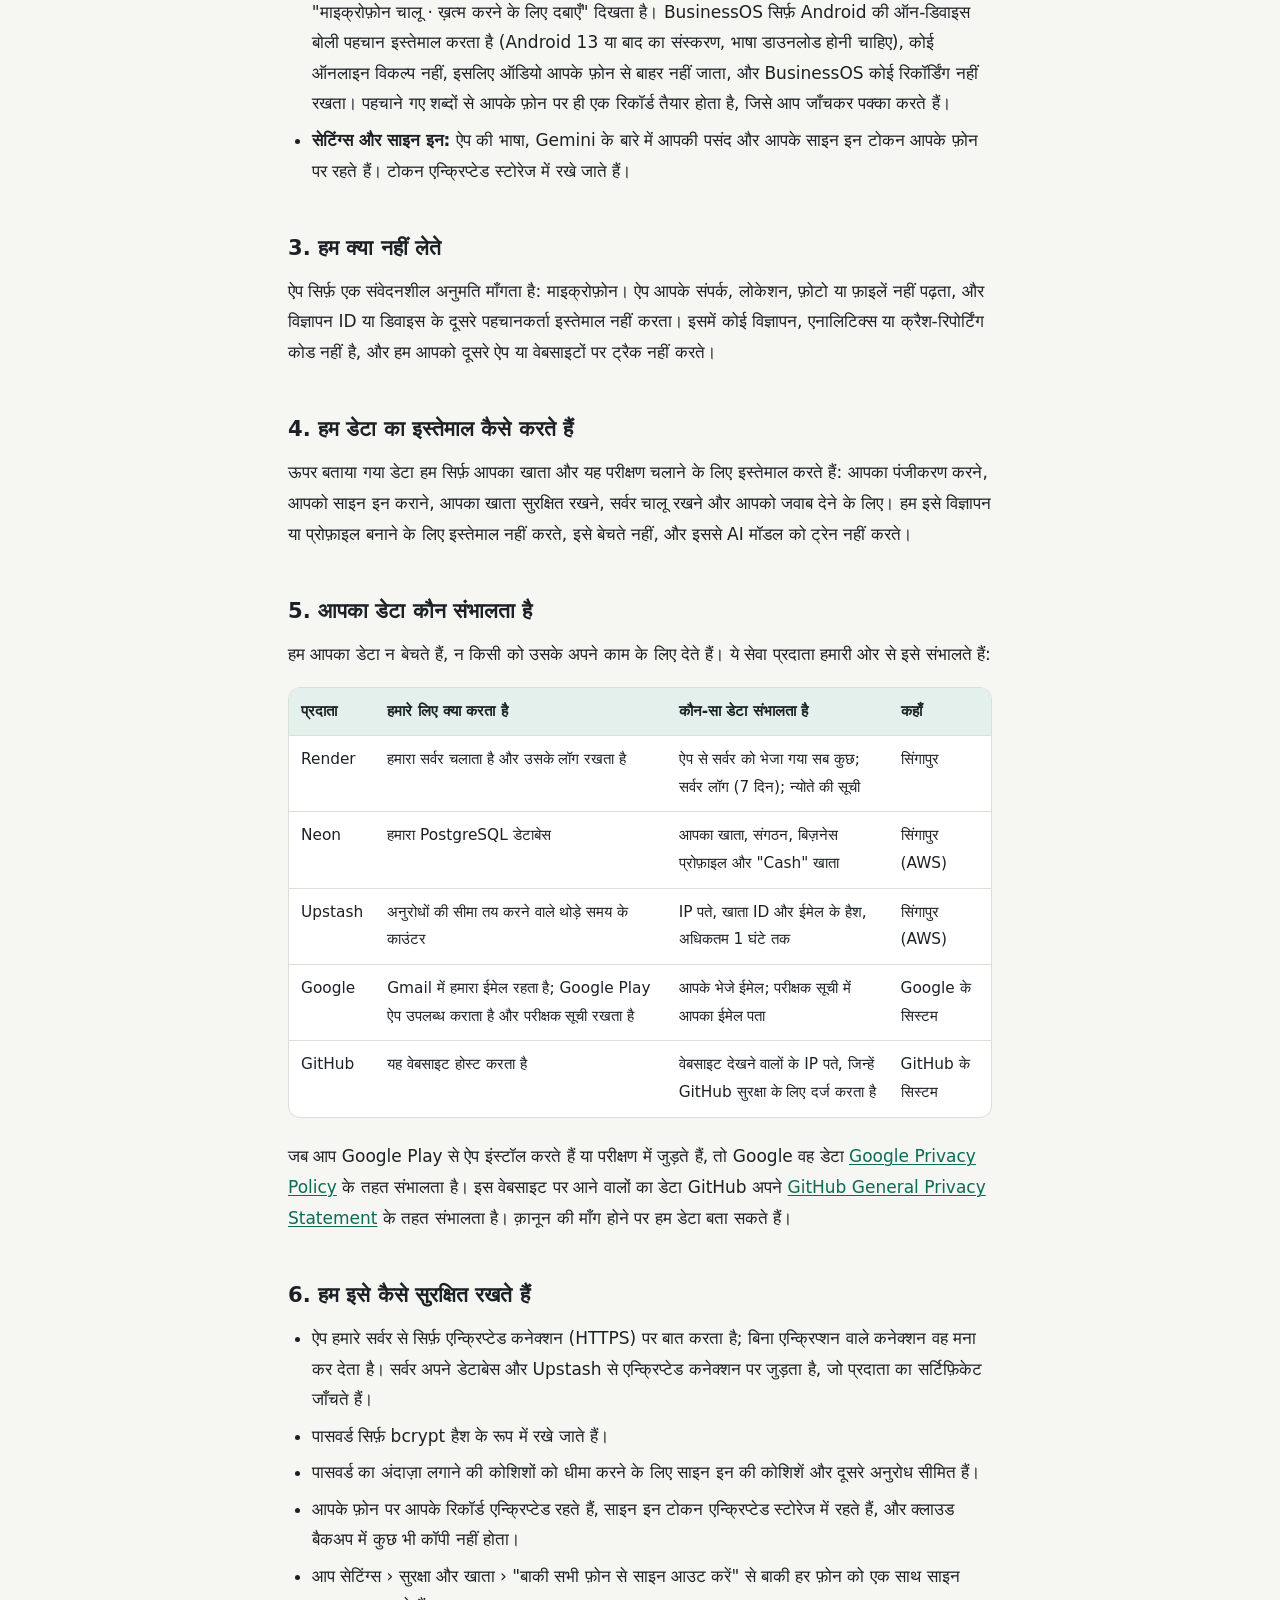
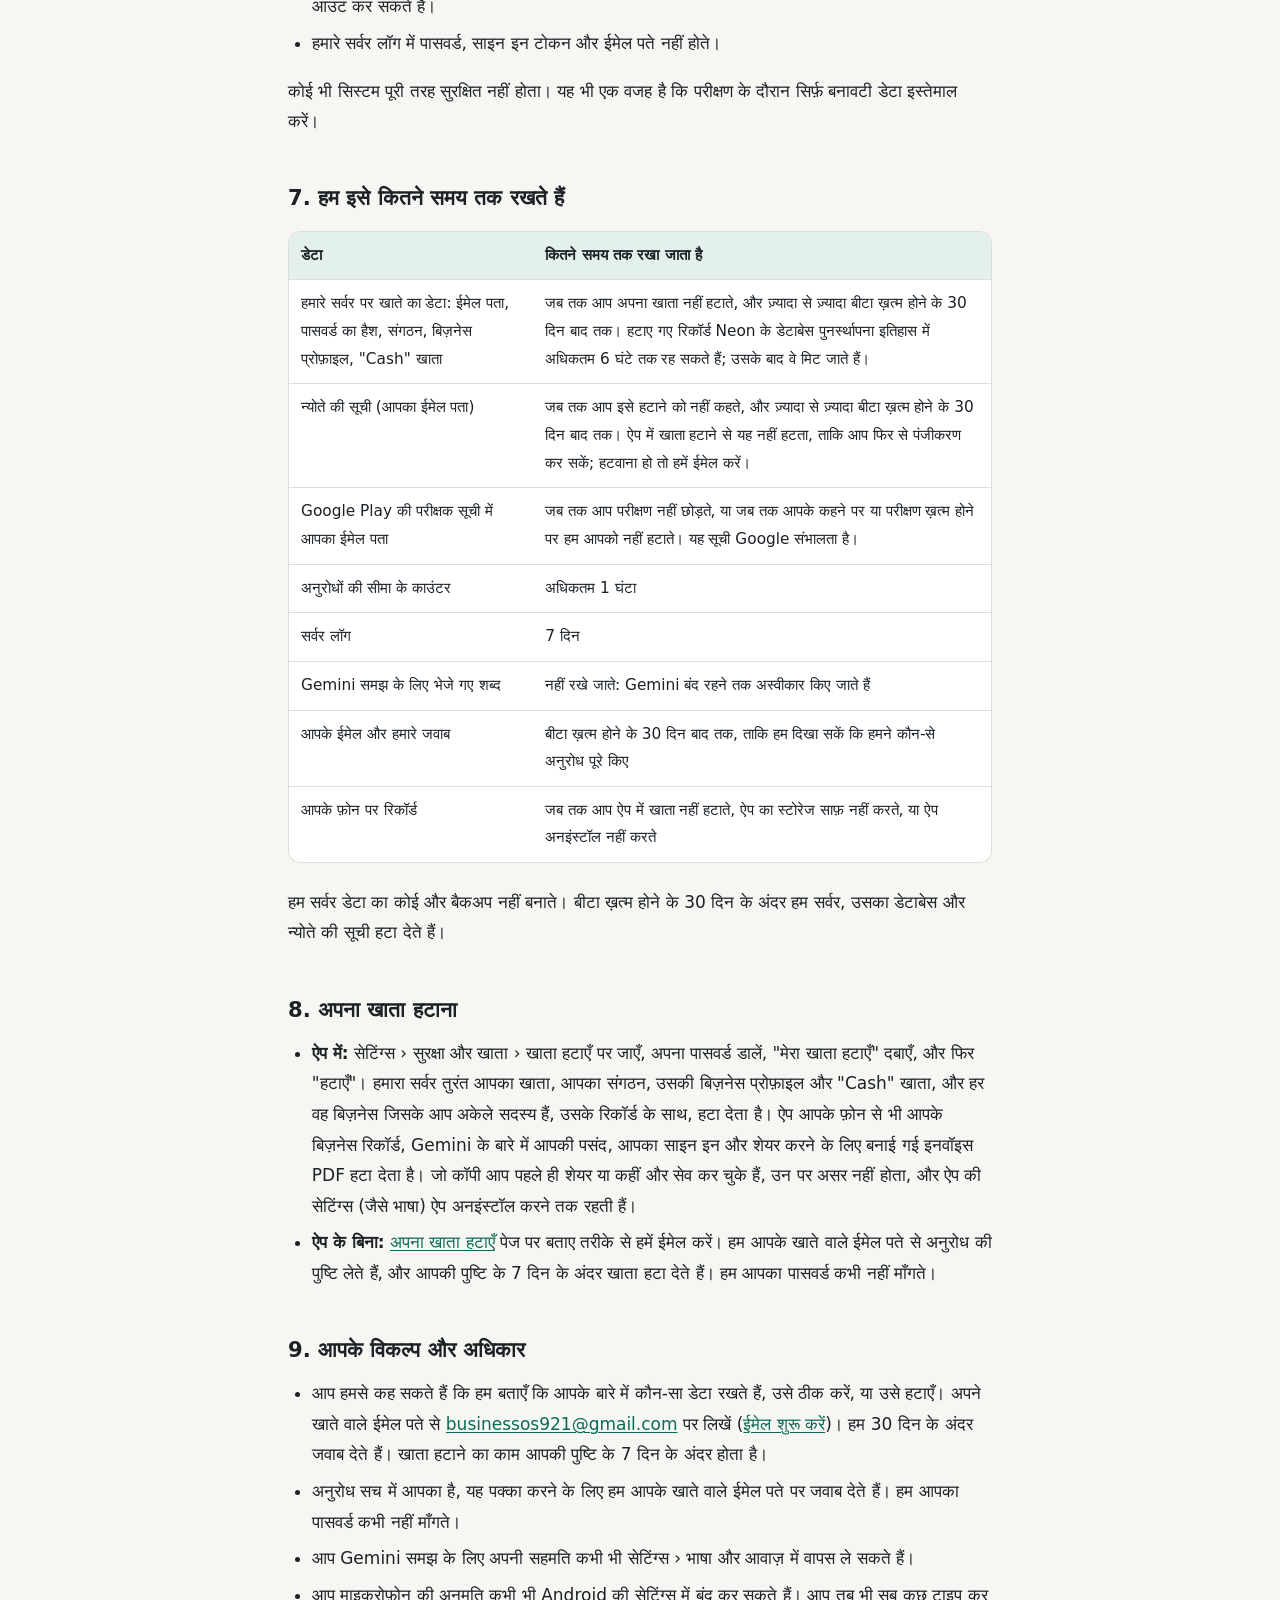
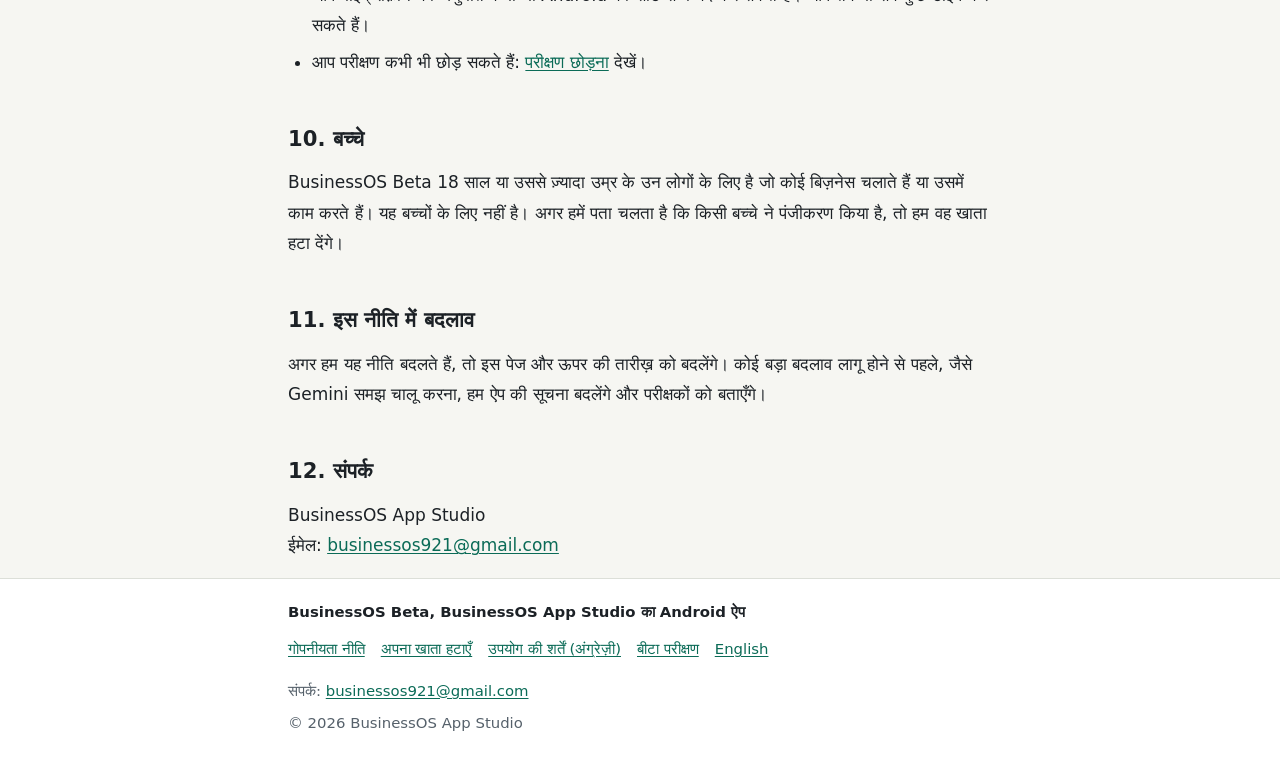
<file: hi/privacy/index.html>
<!doctype html>
<html lang="hi">
<head>
<meta charset="utf-8">
<meta name="viewport" content="width=device-width, initial-scale=1">
<meta http-equiv="Content-Security-Policy" content="default-src 'none'; style-src 'self'; img-src 'self'; base-uri 'none'; form-action 'none'">
<meta name="referrer" content="no-referrer">
<meta name="color-scheme" content="light dark">
<title>गोपनीयता नीति · BusinessOS Beta</title>
<meta name="description" content="BusinessOS Beta Android ऐप और उसका सर्वर कौन-सा डेटा लेते हैं, क्यों, उसे कौन संभालता है, कितने समय तक रखा जाता है और उसे कैसे हटाएँ।">
<link rel="canonical" href="https://pulkitsardana.github.io/businessos-policies/hi/privacy/">
<link rel="alternate" hreflang="en" href="https://pulkitsardana.github.io/businessos-policies/privacy/">
<link rel="alternate" hreflang="hi" href="https://pulkitsardana.github.io/businessos-policies/hi/privacy/">
<link rel="alternate" hreflang="x-default" href="https://pulkitsardana.github.io/businessos-policies/privacy/">
<link rel="icon" href="../../assets/icon.svg" type="image/svg+xml">
<link rel="stylesheet" href="../../assets/site.css">
</head>
<body>
<a class="skip" href="#main">सीधे सामग्री पर जाएँ</a>
<header class="site-header">
<div class="wrap">
<a class="brand" href="../../hi/"><img src="../../assets/icon.svg" alt="" width="28" height="28"><span>BusinessOS Beta</span></a>
<nav class="site-nav" aria-label="नीतियाँ"><a href="../../hi/privacy/" aria-current="page">गोपनीयता</a><a href="../../hi/delete-account/">खाता हटाएँ</a><a href="../../terms/">शर्तें (अंग्रेज़ी)</a><a href="../../hi/beta-testing/">बीटा परीक्षण</a><a class="lang" href="../../privacy/" lang="en" hreflang="en">English</a></nav>
</div>
</header>
<main id="main" class="wrap">
<h1>BusinessOS Beta गोपनीयता नीति</h1>
<p class="meta">आख़िरी बार अपडेट: 21 नवंबर 2026 · <a href="../../privacy/" lang="en" hreflang="en">Read in English</a></p>

<div class="note small">
<p>यह अंग्रेज़ी <a href="../../privacy/" lang="en" hreflang="en">Privacy Policy</a> का हिंदी अनुवाद है। अगर इस हिंदी पाठ और अंग्रेज़ी पाठ में कोई अंतर हो, तो अंग्रेज़ी पाठ मान्य होगा।</p>
</div>

<p class="lede">यह नीति बताती है कि <strong>BusinessOS Beta</strong> Android ऐप (<code>app.businessos.android</code>) और उसका सर्वर कौन-सा डेटा लेते हैं, क्यों लेते हैं, हमारी ओर से उसे कौन संभालता है, उसे कितने समय तक रखा जाता है, और आप उसे कैसे हटा सकते हैं। BusinessOS Beta को <strong>BusinessOS App Studio</strong> ("हम") बनाता है, और Google Play पर हमारे बुलाए गए लोग इसका परीक्षण कर रहे हैं।</p>

<section class="box summary" aria-labelledby="short">
<h2 id="short">संक्षेप में</h2>
<ul>
<li>आपके बिज़नेस रिकॉर्ड (ग्राहक, इनवॉइस, भुगतान, खर्च) आपके फ़ोन पर ही, एक एन्क्रिप्टेड डेटाबेस में रहते हैं। वे न अपलोड होते हैं, न सिंक होते हैं, न उनका बैकअप बनता है।</li>
<li>आवाज़ की पहचान आपके फ़ोन पर ही होती है। कोई ऑडियो आपके फ़ोन से बाहर नहीं जाता, और कोई रिकॉर्डिंग नहीं रखी जाती।</li>
<li>हमारे सर्वर पर आपका खाता रहता है: आपका ईमेल पता, आपके पासवर्ड का एकतरफ़ा हैश, आपके संगठन का नाम, और आपको साइन इन रखने के लिए ज़रूरी जानकारी।</li>
<li>Gemini (Google का AI) चालू नहीं है। AI के लिए Google को कुछ भी नहीं भेजा जाता।</li>
<li>न विज्ञापन, न एनालिटिक्स, न ट्रैकिंग, और हम डेटा कभी नहीं बेचते।</li>
<li>आप अपना खाता ऐप में, या <a href="../../hi/delete-account/">ऐप के बिना ईमेल से</a> हटा सकते हैं।</li>
</ul>
</section>

<p>परीक्षण के दौरान कृपया सिर्फ़ बनावटी (सिंथेटिक) डेटा इस्तेमाल करें: कोई असली ग्राहक, फ़ोन नंबर या UPI ID नहीं।</p>

<nav class="toc" aria-labelledby="contents">
<h2 id="contents">विषय-सूची</h2>
<ol>
<li><a href="#collect">हम क्या लेते हैं और क्यों</a></li>
<li><a href="#phone">आपके फ़ोन पर क्या रहता है</a></li>
<li><a href="#not-collected">हम क्या नहीं लेते</a></li>
<li><a href="#use">हम डेटा का इस्तेमाल कैसे करते हैं</a></li>
<li><a href="#providers">आपका डेटा कौन संभालता है</a></li>
<li><a href="#security">हम इसे कैसे सुरक्षित रखते हैं</a></li>
<li><a href="#retention">हम इसे कितने समय तक रखते हैं</a></li>
<li><a href="#deletion">अपना खाता हटाना</a></li>
<li><a href="#rights">आपके विकल्प और अधिकार</a></li>
<li><a href="#children">बच्चे</a></li>
<li><a href="#changes">इस नीति में बदलाव</a></li>
<li><a href="#contact">संपर्क</a></li>
</ol>
</nav>

<h2 id="collect">1. हम क्या लेते हैं और क्यों</h2>

<h3 id="account">आपका खाता (पंजीकरण करते समय हमारे सर्वर को भेजा जाता है)</h3>
<ul>
<li><strong>ईमेल पता:</strong> आपका खाता बनाने, आपको साइन इन कराने, और आपके अनुरोध (जैसे खाता हटाने का अनुरोध) पहचानने के लिए।</li>
<li><strong>पासवर्ड:</strong> एन्क्रिप्टेड कनेक्शन पर भेजा जाता है। सर्वर पासवर्ड कभी नहीं रखता, सिर्फ़ bcrypt से बना उसका एकतरफ़ा हैश रखता है। साइन इन करने के लिए, और बाकी फ़ोन से साइन आउट करने या खाता हटाने की पुष्टि के लिए आप अपना पासवर्ड डालते हैं।</li>
<li><strong>संगठन का नाम:</strong> पंजीकरण के समय आप जो बिज़नेस का नाम लिखते हैं। सर्वर इसे आपके संगठन के नाम और उसकी डिफ़ॉल्ट बिज़नेस प्रोफ़ाइल के नाम के रूप में रखता है, और आपके खाते को संगठन के मालिक के रूप में उससे जोड़ता है।</li>
<li><strong>सर्वर से कोई ईमेल नहीं:</strong> बीटा में कोई ईमेल सेवा नहीं है, इसलिए सर्वर आपको कभी ईमेल नहीं भेजता।</li>
</ul>

<h3 id="cash">आपके बिज़नेस का "Cash" खाता</h3>
<p>साइन इन के बाद ऐप सर्वर से आपके संगठन के लिए "Cash" नाम का एक पैसे का खाता बनवाता है, ताकि आप तुरंत नकद भुगतान दर्ज कर सकें। इसमें कोई ग्राहक या भुगतान नहीं होता: वे आपके फ़ोन पर ही रहते हैं।</p>

<h3 id="sign-in">साइन इन और खाते की सुरक्षा</h3>
<ul>
<li><strong>साइन इन टोकन:</strong> साइन इन करने पर सर्वर ऐप को एक एक्सेस टोकन देता है, जो 15 मिनट चलता है, और एक रीफ़्रेश टोकन, जिससे ऐप के आख़िरी बार उसे नया करने के बाद 90 दिन तक आप साइन इन रहते हैं। सर्वर आपके खाते पर एक गिनती रखता है, जिससे वह टोकन रद्द कर सकता है, जैसे जब आप "बाकी सभी फ़ोन से साइन आउट करें" इस्तेमाल करते हैं या अपना खाता हटाते हैं।</li>
<li><strong>IP पता और खाता ID:</strong> पासवर्ड का अंदाज़ा लगाने और ज़रूरत से ज़्यादा इस्तेमाल को रोकने के लिए सर्वर हाल के अनुरोधों को आपके फ़ोन के IP पते से (और साइन इन होने पर आपकी खाता ID से भी) गिनता है, और साइन इन की कोशिशों को ईमेल पते के एकतरफ़ा हैश से गिनता है। ये काउंटर Upstash पर रहते हैं और एक घंटे के अंदर अपने-आप हट जाते हैं। हम IP पते से यह पता नहीं लगाते कि आप कहाँ हैं।</li>
<li><strong>सर्वर लॉग:</strong> हर अनुरोध के लिए सर्वर के लॉग में समय, अनुरोध का प्रकार, सर्वर का कौन-सा हिस्सा इस्तेमाल हुआ, नतीजा, कितना समय लगा, एक रैंडम अनुरोध नंबर और नेटवर्क (IP) पते दर्ज होते हैं। लॉग में आपका पासवर्ड, आपके साइन इन टोकन या आपका ईमेल पता नहीं होता। Render इन्हें 7 दिन तक रखता है।</li>
</ul>

<h3 id="gemini">आप जो टेक्स्ट भेजना चुनते हैं: Gemini समझ (वैकल्पिक, अभी चालू नहीं)</h3>
<p>ऐप ज़्यादातर टाइप किए और बोले गए आदेश आपके फ़ोन पर ही समझता है, और वे कहीं नहीं भेजे जाते। जब वह कुछ शब्द नहीं समझ पाता, तो वह पूछ सकता है: "इसे समझने के लिए Gemini का उपयोग करें?"</p>
<ul>
<li>अगर आप "सहमत हूँ, भेजें" चुनते हैं, तो वे शब्द (टेक्स्ट के रूप में, कभी ऑडियो नहीं), ऐप की पहचानी गई भाषा, एक रैंडम अनुरोध नंबर, और जिस सूचना पर आपने सहमति दी उसका संस्करण, आपके साइन इन टोकन के साथ हमारे सर्वर को भेजे जाते हैं।</li>
<li>Gemini समझ चालू नहीं है। जब तक यह बंद है, हमारा सर्वर ये अनुरोध अस्वीकार कर देता है, शब्दों को नहीं रखता, और Google को कुछ नहीं भेजता।</li>
<li>Gemini चालू करने से पहले हम यह नीति और ऐप की सूचना बदलेंगे, और परीक्षकों को बताएँगे।</li>
<li>आप अपनी सहमति कभी भी सेटिंग्स › भाषा और आवाज़ में वापस ले सकते हैं।</li>
</ul>

<h3 id="invitation">आपका न्योता</h3>
<p>आपको बुलाने के लिए हमें आपसे दो ईमेल पते मिलते हैं, जो अक्सर एक ही होते हैं: आपके उस Google खाते का पता जो आप Google Play पर इस्तेमाल करते हैं, और वह पता जिससे आप पंजीकरण करेंगे। पहले पते को हम Google Play Console की परीक्षक सूची में जोड़ते हैं, ताकि Google Play आपको परीक्षण वाला ऐप इंस्टॉल करने दे, और दूसरे को Render पर हमारे सर्वर की सेटिंग्स में न्योते की सूची में, ताकि उससे पंजीकरण हो सके। सिर्फ़ बुलाए गए पतों से खाता बन सकता है।</p>

<h3 id="emails">अगर आप हमें ईमेल करते हैं</h3>
<p>हमें आपका ईमेल पता और आपका लिखा संदेश मिलता है। हम इनका इस्तेमाल सिर्फ़ आपको जवाब देने और आपका अनुरोध पूरा करने के लिए करते हैं।</p>

<h2 id="phone">2. आपके फ़ोन पर क्या रहता है</h2>
<ul>
<li><strong>बिज़नेस रिकॉर्ड:</strong> ग्राहक, इनवॉइस, भुगतान, खर्च और इनवॉइस के लिए आपके बिज़नेस का ब्योरा सिर्फ़ आपके फ़ोन पर रहते हैं, SQLCipher से एन्क्रिप्टेड एक डेटाबेस में, जिसकी चाबी Android Keystore से सुरक्षित है। ये हमारे सर्वर को नहीं भेजे जाते, सिंक नहीं होते, और इनका बैकअप नहीं बनता: इस डेटा के लिए Android बैकअप और नए फ़ोन पर ट्रांसफ़र बंद हैं। ऐप में खाता हटाने, ऐप का स्टोरेज साफ़ करने या ऐप अनइंस्टॉल करने पर ये मिट जाते हैं।</li>
<li><strong>इनवॉइस PDF:</strong> जब आप कोई इनवॉइस शेयर करते हैं, तो ऐप अपनी निजी स्टोरेज में एक PDF बनाता है और उसे Android के शेयर मेन्यू में आपके चुने ऐप को देता है। उसके बाद क्या होता है, यह आप और वह ऐप तय करते हैं।</li>
<li><strong>आवाज़:</strong> माइक्रोफ़ोन तभी इस्तेमाल होता है जब आप उसे दबाते हैं, और सिर्फ़ तब तक, जब तक स्क्रीन पर "माइक्रोफ़ोन चालू · ख़त्म करने के लिए दबाएँ" दिखता है। BusinessOS सिर्फ़ Android की ऑन-डिवाइस बोली पहचान इस्तेमाल करता है (Android 13 या बाद का संस्करण, भाषा डाउनलोड होनी चाहिए), कोई ऑनलाइन विकल्प नहीं, इसलिए ऑडियो आपके फ़ोन से बाहर नहीं जाता, और BusinessOS कोई रिकॉर्डिंग नहीं रखता। पहचाने गए शब्दों से आपके फ़ोन पर ही एक रिकॉर्ड तैयार होता है, जिसे आप जाँचकर पक्का करते हैं।</li>
<li><strong>सेटिंग्स और साइन इन:</strong> ऐप की भाषा, Gemini के बारे में आपकी पसंद और आपके साइन इन टोकन आपके फ़ोन पर रहते हैं। टोकन एन्क्रिप्टेड स्टोरेज में रखे जाते हैं।</li>
</ul>

<h2 id="not-collected">3. हम क्या नहीं लेते</h2>
<p>ऐप सिर्फ़ एक संवेदनशील अनुमति माँगता है: माइक्रोफ़ोन। ऐप आपके संपर्क, लोकेशन, फ़ोटो या फ़ाइलें नहीं पढ़ता, और विज्ञापन ID या डिवाइस के दूसरे पहचानकर्ता इस्तेमाल नहीं करता। इसमें कोई विज्ञापन, एनालिटिक्स या क्रैश-रिपोर्टिंग कोड नहीं है, और हम आपको दूसरे ऐप या वेबसाइटों पर ट्रैक नहीं करते।</p>

<h2 id="use">4. हम डेटा का इस्तेमाल कैसे करते हैं</h2>
<p>ऊपर बताया गया डेटा हम सिर्फ़ आपका खाता और यह परीक्षण चलाने के लिए इस्तेमाल करते हैं: आपका पंजीकरण करने, आपको साइन इन कराने, आपका खाता सुरक्षित रखने, सर्वर चालू रखने और आपको जवाब देने के लिए। हम इसे विज्ञापन या प्रोफ़ाइल बनाने के लिए इस्तेमाल नहीं करते, इसे बेचते नहीं, और इससे AI मॉडल को ट्रेन नहीं करते।</p>

<h2 id="providers">5. आपका डेटा कौन संभालता है</h2>
<p>हम आपका डेटा न बेचते हैं, न किसी को उसके अपने काम के लिए देते हैं। ये सेवा प्रदाता हमारी ओर से इसे संभालते हैं:</p>
<div class="table-wrap">
<table class="stack">
<thead><tr><th scope="col">प्रदाता</th><th scope="col">हमारे लिए क्या करता है</th><th scope="col">कौन-सा डेटा संभालता है</th><th scope="col">कहाँ</th></tr></thead>
<tbody>
<tr><td data-label="प्रदाता">Render</td><td data-label="हमारे लिए क्या करता है">हमारा सर्वर चलाता है और उसके लॉग रखता है</td><td data-label="कौन-सा डेटा संभालता है">ऐप से सर्वर को भेजा गया सब कुछ; सर्वर लॉग (7 दिन); न्योते की सूची</td><td data-label="कहाँ">सिंगापुर</td></tr>
<tr><td data-label="प्रदाता">Neon</td><td data-label="हमारे लिए क्या करता है">हमारा PostgreSQL डेटाबेस</td><td data-label="कौन-सा डेटा संभालता है">आपका खाता, संगठन, बिज़नेस प्रोफ़ाइल और "Cash" खाता</td><td data-label="कहाँ">सिंगापुर (AWS)</td></tr>
<tr><td data-label="प्रदाता">Upstash</td><td data-label="हमारे लिए क्या करता है">अनुरोधों की सीमा तय करने वाले थोड़े समय के काउंटर</td><td data-label="कौन-सा डेटा संभालता है">IP पते, खाता ID और ईमेल के हैश, अधिकतम 1 घंटे तक</td><td data-label="कहाँ">सिंगापुर (AWS)</td></tr>
<tr><td data-label="प्रदाता">Google</td><td data-label="हमारे लिए क्या करता है">Gmail में हमारा ईमेल रहता है; Google Play ऐप उपलब्ध कराता है और परीक्षक सूची रखता है</td><td data-label="कौन-सा डेटा संभालता है">आपके भेजे ईमेल; परीक्षक सूची में आपका ईमेल पता</td><td data-label="कहाँ">Google के सिस्टम</td></tr>
<tr><td data-label="प्रदाता">GitHub</td><td data-label="हमारे लिए क्या करता है">यह वेबसाइट होस्ट करता है</td><td data-label="कौन-सा डेटा संभालता है">वेबसाइट देखने वालों के IP पते, जिन्हें GitHub सुरक्षा के लिए दर्ज करता है</td><td data-label="कहाँ">GitHub के सिस्टम</td></tr>
</tbody>
</table>
</div>
<p>जब आप Google Play से ऐप इंस्टॉल करते हैं या परीक्षण में जुड़ते हैं, तो Google वह डेटा <a href="https://policies.google.com/privacy" lang="en" hreflang="en">Google Privacy Policy</a> के तहत संभालता है। इस वेबसाइट पर आने वालों का डेटा GitHub अपने <a href="https://docs.github.com/en/site-policy/privacy-policies/github-general-privacy-statement" lang="en" hreflang="en">GitHub General Privacy Statement</a> के तहत संभालता है। क़ानून की माँग होने पर हम डेटा बता सकते हैं।</p>

<h2 id="security">6. हम इसे कैसे सुरक्षित रखते हैं</h2>
<ul>
<li>ऐप हमारे सर्वर से सिर्फ़ एन्क्रिप्टेड कनेक्शन (HTTPS) पर बात करता है; बिना एन्क्रिप्शन वाले कनेक्शन वह मना कर देता है। सर्वर अपने डेटाबेस और Upstash से एन्क्रिप्टेड कनेक्शन पर जुड़ता है, जो प्रदाता का सर्टिफ़िकेट जाँचते हैं।</li>
<li>पासवर्ड सिर्फ़ bcrypt हैश के रूप में रखे जाते हैं।</li>
<li>पासवर्ड का अंदाज़ा लगाने की कोशिशों को धीमा करने के लिए साइन इन की कोशिशें और दूसरे अनुरोध सीमित हैं।</li>
<li>आपके फ़ोन पर आपके रिकॉर्ड एन्क्रिप्टेड रहते हैं, साइन इन टोकन एन्क्रिप्टेड स्टोरेज में रहते हैं, और क्लाउड बैकअप में कुछ भी कॉपी नहीं होता।</li>
<li>आप सेटिंग्स › सुरक्षा और खाता › "बाकी सभी फ़ोन से साइन आउट करें" से बाकी हर फ़ोन को एक साथ साइन आउट कर सकते हैं।</li>
<li>हमारे सर्वर लॉग में पासवर्ड, साइन इन टोकन और ईमेल पते नहीं होते।</li>
</ul>
<p>कोई भी सिस्टम पूरी तरह सुरक्षित नहीं होता। यह भी एक वजह है कि परीक्षण के दौरान सिर्फ़ बनावटी डेटा इस्तेमाल करें।</p>

<h2 id="retention">7. हम इसे कितने समय तक रखते हैं</h2>
<div class="table-wrap">
<table class="stack">
<thead><tr><th scope="col">डेटा</th><th scope="col">कितने समय तक रखा जाता है</th></tr></thead>
<tbody>
<tr><td data-label="डेटा">हमारे सर्वर पर खाते का डेटा: ईमेल पता, पासवर्ड का हैश, संगठन, बिज़नेस प्रोफ़ाइल, "Cash" खाता</td><td data-label="कितने समय तक रखा जाता है">जब तक आप अपना खाता नहीं हटाते, और ज़्यादा से ज़्यादा बीटा ख़त्म होने के 30 दिन बाद तक। हटाए गए रिकॉर्ड Neon के डेटाबेस पुनर्स्थापना इतिहास में अधिकतम 6 घंटे तक रह सकते हैं; उसके बाद वे मिट जाते हैं।</td></tr>
<tr><td data-label="डेटा">न्योते की सूची (आपका ईमेल पता)</td><td data-label="कितने समय तक रखा जाता है">जब तक आप इसे हटाने को नहीं कहते, और ज़्यादा से ज़्यादा बीटा ख़त्म होने के 30 दिन बाद तक। ऐप में खाता हटाने से यह नहीं हटता, ताकि आप फिर से पंजीकरण कर सकें; हटवाना हो तो हमें ईमेल करें।</td></tr>
<tr><td data-label="डेटा">Google Play की परीक्षक सूची में आपका ईमेल पता</td><td data-label="कितने समय तक रखा जाता है">जब तक आप परीक्षण नहीं छोड़ते, या जब तक आपके कहने पर या परीक्षण ख़त्म होने पर हम आपको नहीं हटाते। यह सूची Google संभालता है।</td></tr>
<tr><td data-label="डेटा">अनुरोधों की सीमा के काउंटर</td><td data-label="कितने समय तक रखा जाता है">अधिकतम 1 घंटा</td></tr>
<tr><td data-label="डेटा">सर्वर लॉग</td><td data-label="कितने समय तक रखा जाता है">7 दिन</td></tr>
<tr><td data-label="डेटा">Gemini समझ के लिए भेजे गए शब्द</td><td data-label="कितने समय तक रखा जाता है">नहीं रखे जाते: Gemini बंद रहने तक अस्वीकार किए जाते हैं</td></tr>
<tr><td data-label="डेटा">आपके ईमेल और हमारे जवाब</td><td data-label="कितने समय तक रखा जाता है">बीटा ख़त्म होने के 30 दिन बाद तक, ताकि हम दिखा सकें कि हमने कौन-से अनुरोध पूरे किए</td></tr>
<tr><td data-label="डेटा">आपके फ़ोन पर रिकॉर्ड</td><td data-label="कितने समय तक रखा जाता है">जब तक आप ऐप में खाता नहीं हटाते, ऐप का स्टोरेज साफ़ नहीं करते, या ऐप अनइंस्टॉल नहीं करते</td></tr>
</tbody>
</table>
</div>
<p>हम सर्वर डेटा का कोई और बैकअप नहीं बनाते। बीटा ख़त्म होने के 30 दिन के अंदर हम सर्वर, उसका डेटाबेस और न्योते की सूची हटा देते हैं।</p>

<h2 id="deletion">8. अपना खाता हटाना</h2>
<ul>
<li><strong>ऐप में:</strong> सेटिंग्स › सुरक्षा और खाता › खाता हटाएँ पर जाएँ, अपना पासवर्ड डालें, "मेरा खाता हटाएँ" दबाएँ, और फिर "हटाएँ"। हमारा सर्वर तुरंत आपका खाता, आपका संगठन, उसकी बिज़नेस प्रोफ़ाइल और "Cash" खाता, और हर वह बिज़नेस जिसके आप अकेले सदस्य हैं, उसके रिकॉर्ड के साथ, हटा देता है। ऐप आपके फ़ोन से भी आपके बिज़नेस रिकॉर्ड, Gemini के बारे में आपकी पसंद, आपका साइन इन और शेयर करने के लिए बनाई गई इनवॉइस PDF हटा देता है। जो कॉपी आप पहले ही शेयर या कहीं और सेव कर चुके हैं, उन पर असर नहीं होता, और ऐप की सेटिंग्स (जैसे भाषा) ऐप अनइंस्टॉल करने तक रहती हैं।</li>
<li><strong>ऐप के बिना:</strong> <a href="../../hi/delete-account/">अपना खाता हटाएँ</a> पेज पर बताए तरीके से हमें ईमेल करें। हम आपके खाते वाले ईमेल पते से अनुरोध की पुष्टि लेते हैं, और आपकी पुष्टि के 7 दिन के अंदर खाता हटा देते हैं। हम आपका पासवर्ड कभी नहीं माँगते।</li>
</ul>

<h2 id="rights">9. आपके विकल्प और अधिकार</h2>
<ul>
<li>आप हमसे कह सकते हैं कि हम बताएँ कि आपके बारे में कौन-सा डेटा रखते हैं, उसे ठीक करें, या उसे हटाएँ। अपने खाते वाले ईमेल पते से <a class="email" href="mailto:businessos921@gmail.com">businessos921@gmail.com</a> पर लिखें (<a href="mailto:businessos921@gmail.com?subject=BusinessOS%20privacy%20request">ईमेल शुरू करें</a>)। हम 30 दिन के अंदर जवाब देते हैं। खाता हटाने का काम आपकी पुष्टि के 7 दिन के अंदर होता है।</li>
<li>अनुरोध सच में आपका है, यह पक्का करने के लिए हम आपके खाते वाले ईमेल पते पर जवाब देते हैं। हम आपका पासवर्ड कभी नहीं माँगते।</li>
<li>आप Gemini समझ के लिए अपनी सहमति कभी भी सेटिंग्स › भाषा और आवाज़ में वापस ले सकते हैं।</li>
<li>आप माइक्रोफ़ोन की अनुमति कभी भी Android की सेटिंग्स में बंद कर सकते हैं। आप तब भी सब कुछ टाइप कर सकते हैं।</li>
<li>आप परीक्षण कभी भी छोड़ सकते हैं: <a href="../../hi/beta-testing/#leave">परीक्षण छोड़ना</a> देखें।</li>
</ul>

<h2 id="children">10. बच्चे</h2>
<p>BusinessOS Beta 18 साल या उससे ज़्यादा उम्र के उन लोगों के लिए है जो कोई बिज़नेस चलाते हैं या उसमें काम करते हैं। यह बच्चों के लिए नहीं है। अगर हमें पता चलता है कि किसी बच्चे ने पंजीकरण किया है, तो हम वह खाता हटा देंगे।</p>

<h2 id="changes">11. इस नीति में बदलाव</h2>
<p>अगर हम यह नीति बदलते हैं, तो इस पेज और ऊपर की तारीख़ को बदलेंगे। कोई बड़ा बदलाव लागू होने से पहले, जैसे Gemini समझ चालू करना, हम ऐप की सूचना बदलेंगे और परीक्षकों को बताएँगे।</p>

<h2 id="contact">12. संपर्क</h2>
<p>BusinessOS App Studio<br>ईमेल: <a class="email" href="mailto:businessos921@gmail.com">businessos921@gmail.com</a></p>
</main>
<footer class="site-footer">
<div class="wrap">
<p><strong>BusinessOS Beta, BusinessOS App Studio का Android ऐप</strong></p>
<nav aria-label="नीतियों के लिंक"><a href="../../hi/privacy/" aria-current="page">गोपनीयता नीति</a><a href="../../hi/delete-account/">अपना खाता हटाएँ</a><a href="../../terms/">उपयोग की शर्तें (अंग्रेज़ी)</a><a href="../../hi/beta-testing/">बीटा परीक्षण</a><a href="../../privacy/" lang="en" hreflang="en">English</a></nav>
<p>संपर्क: <a class="email" href="mailto:businessos921@gmail.com">businessos921@gmail.com</a></p>
<p>© 2026 BusinessOS App Studio</p>
</div>
</footer>
</body>
</html>
</file>
<file: assets/site.css>
/* BusinessOS Beta policies: one stylesheet, system fonts, light and dark, no external resources. */
:root {
  --bg: #f6f6f2;
  --surface: #ffffff;
  --text: #1c2126;
  --muted: #56616b;
  --line: #dcdfd8;
  --accent: #0b6b57;
  --accent-hover: #075040;
  --accent-ink: #ffffff;
  --accent-soft: #e3f0eb;
  --note: #fff5d9;
  --note-line: #e3c46a;
  --focus: #1a5fd0;
  color-scheme: light dark;
}
@media (prefers-color-scheme: dark) {
  :root {
    --bg: #101315;
    --surface: #181c1f;
    --text: #e6e9eb;
    --muted: #a3adb5;
    --line: #2c3338;
    --accent: #5ccbb0;
    --accent-hover: #8adfc9;
    --accent-ink: #052620;
    --accent-soft: #15302a;
    --note: #2b2514;
    --note-line: #6f5a1f;
    --focus: #8ab4f8;
  }
}

*, *::before, *::after { box-sizing: border-box; }
html { -webkit-text-size-adjust: 100%; text-size-adjust: 100%; }
body {
  margin: 0;
  background: var(--bg);
  color: var(--text);
  font: 1.0625rem/1.65 system-ui, -apple-system, "Segoe UI", Roboto, "Noto Sans", "Helvetica Neue", Arial, sans-serif;
  overflow-wrap: break-word;
}
html[lang="hi"] body {
  font-family: "Noto Sans Devanagari", "Kohinoor Devanagari", "Devanagari Sangam MN", "Nirmala UI", Mangal,
    system-ui, -apple-system, "Segoe UI", Roboto, "Noto Sans", sans-serif;
  line-height: 1.8;
}

.wrap { max-width: 46rem; margin: 0 auto; padding: 0 16px; }

.skip { position: absolute; left: -9999px; top: 0; }
.skip:focus { left: 16px; top: 8px; z-index: 10; background: var(--surface); color: var(--text); padding: 8px 12px; border-radius: 8px; }

/* Header */
.site-header { background: var(--surface); border-bottom: 1px solid var(--line); }
.site-header .wrap { display: flex; flex-wrap: wrap; align-items: center; gap: 6px 16px; padding-top: 10px; padding-bottom: 10px; }
.brand { display: inline-flex; align-items: center; gap: 10px; margin-right: auto; min-height: 44px; color: var(--text); font-weight: 700; font-size: 1.05rem; text-decoration: none; }
.brand img { display: block; width: 28px; height: 28px; }
.site-nav { display: flex; flex-wrap: wrap; gap: 2px 4px; margin: 0 -10px; }
.site-nav a { display: inline-flex; align-items: center; min-height: 44px; padding: 6px 10px; border-radius: 8px; color: var(--text); font-size: .95rem; text-decoration: none; }
.site-nav a:hover { background: var(--accent-soft); color: var(--text); }
.site-nav a[aria-current="page"] { background: var(--accent-soft); color: var(--accent); font-weight: 650; }
.site-nav a.lang { color: var(--accent); font-weight: 650; }

/* Content */
main { padding-top: 28px; padding-bottom: 56px; }
h1 { font-size: clamp(1.6rem, 1.15rem + 2.2vw, 2.25rem); line-height: 1.2; letter-spacing: -0.01em; margin: 0 0 8px; }
h2 { font-size: 1.32rem; line-height: 1.3; margin: 2.2em 0 .6em; scroll-margin-top: 16px; }
h3 { font-size: 1.08rem; line-height: 1.35; margin: 1.6em 0 .4em; scroll-margin-top: 16px; }
html[lang="hi"] h1, html[lang="hi"] h2, html[lang="hi"] h3 { line-height: 1.45; letter-spacing: 0; }
p, ul, ol { margin: 0 0 1em; }
ul, ol { padding-left: 1.4em; }
li { margin: .35em 0; }
li > ul { margin: .35em 0 0; }
a { color: var(--accent); text-decoration-thickness: 1px; text-underline-offset: 2px; }
a:hover { color: var(--accent-hover); }
:focus-visible { outline: 3px solid var(--focus); outline-offset: 2px; border-radius: 4px; }
strong { font-weight: 650; }
code { font-family: ui-monospace, SFMono-Regular, Menlo, Consolas, monospace; font-size: .88em; background: var(--accent-soft); padding: .08em .35em; border-radius: 5px; overflow-wrap: anywhere; }
a.email { overflow-wrap: anywhere; }

.meta { color: var(--muted); font-size: .93rem; margin-bottom: 1.4em; }
.lede { font-size: 1.1rem; }
.small { font-size: .93rem; }

.box { background: var(--surface); border: 1px solid var(--line); border-radius: 14px; padding: 16px 18px; margin: 1.6em 0; }
.box > :last-child { margin-bottom: 0; }
.box h2 { margin-top: 0; font-size: 1.18rem; }
.summary { background: var(--accent-soft); border-color: transparent; }
.summary ul { margin-bottom: 0; }
.cta { border: 2px solid var(--accent); }
.note { background: var(--note); border: 1px solid var(--note-line); border-radius: 12px; padding: 12px 16px; margin: 1.2em 0; }
.note > :last-child { margin-bottom: 0; }

.button { display: inline-flex; align-items: center; justify-content: center; min-height: 48px; padding: 12px 22px; border-radius: 10px; background: var(--accent); color: var(--accent-ink); font-weight: 650; text-decoration: none; text-align: center; }
.button:hover { background: var(--accent-hover); color: var(--accent-ink); }

.toc { background: var(--surface); border: 1px solid var(--line); border-radius: 14px; padding: 14px 18px; margin: 1.6em 0; }
.toc h2 { margin: 0 0 .4em; font-size: 1rem; }
.toc ol { margin: 0; columns: 2 15rem; column-gap: 2rem; }
.toc li { margin: .2em 0; break-inside: avoid; }

ol.steps { list-style: none; counter-reset: step; padding-left: 0; }
ol.steps > li { counter-increment: step; position: relative; padding-left: 2.7em; margin: .8em 0; min-height: 1.9em; }
ol.steps > li::before { content: counter(step); position: absolute; left: 0; top: .1em; display: flex; align-items: center; justify-content: center; width: 1.9em; height: 1.9em; border-radius: 50%; background: var(--accent); color: var(--accent-ink); font-weight: 700; font-size: .9em; line-height: 1; }

/* Tables: rows become stacked cards on narrow screens */
.table-wrap { margin: 1em 0 1.4em; }
table { width: 100%; border-collapse: separate; border-spacing: 0; background: var(--surface); border: 1px solid var(--line); border-radius: 12px; font-size: .96rem; }
th, td { text-align: left; vertical-align: top; padding: 10px 12px; border-bottom: 1px solid var(--line); }
th { background: var(--accent-soft); font-weight: 650; }
th:first-child { border-top-left-radius: 11px; }
th:last-child { border-top-right-radius: 11px; }
tbody tr:last-child td { border-bottom: 0; }
td > :last-child { margin-bottom: 0; }
@media (max-width: 640px) {
  table.stack, table.stack tbody, table.stack tr, table.stack td { display: block; width: 100%; }
  table.stack thead { position: absolute; width: 1px; height: 1px; overflow: hidden; clip: rect(0 0 0 0); white-space: nowrap; }
  table.stack tr { padding: 8px 0; border-bottom: 1px solid var(--line); }
  table.stack tbody tr:last-child { border-bottom: 0; }
  table.stack td { border: 0; padding: 3px 14px; }
  table.stack td::before { content: attr(data-label); display: block; color: var(--muted); font-size: .8rem; font-weight: 650; }
}

/* Index cards */
.cards { list-style: none; padding: 0; display: grid; gap: 12px; grid-template-columns: repeat(auto-fit, minmax(15rem, 1fr)); margin: 1.6em 0; }
.cards li { margin: 0; }
.cards a { display: block; height: 100%; padding: 16px 18px; background: var(--surface); border: 1px solid var(--line); border-radius: 14px; color: var(--text); text-decoration: none; }
.cards a:hover { border-color: var(--accent); color: var(--text); }
.card-title { display: block; margin-bottom: 4px; color: var(--accent); font-weight: 700; font-size: 1.08rem; }
.card-text { display: block; color: var(--muted); font-size: .95rem; }

/* Footer */
.site-footer { background: var(--surface); border-top: 1px solid var(--line); color: var(--muted); font-size: .93rem; }
.site-footer .wrap { padding-top: 20px; padding-bottom: 28px; }
.site-footer p { margin: 0 0 6px; }
.site-footer strong { color: var(--text); }
.site-footer nav { display: flex; flex-wrap: wrap; gap: 0 16px; margin: 6px 0 10px; }
.site-footer nav a { display: inline-flex; align-items: center; min-height: 36px; }

@media print {
  .site-nav, .skip, .site-footer nav { display: none; }
  body { background: #fff; color: #000; }
  a { color: #000; }
}
</file>
